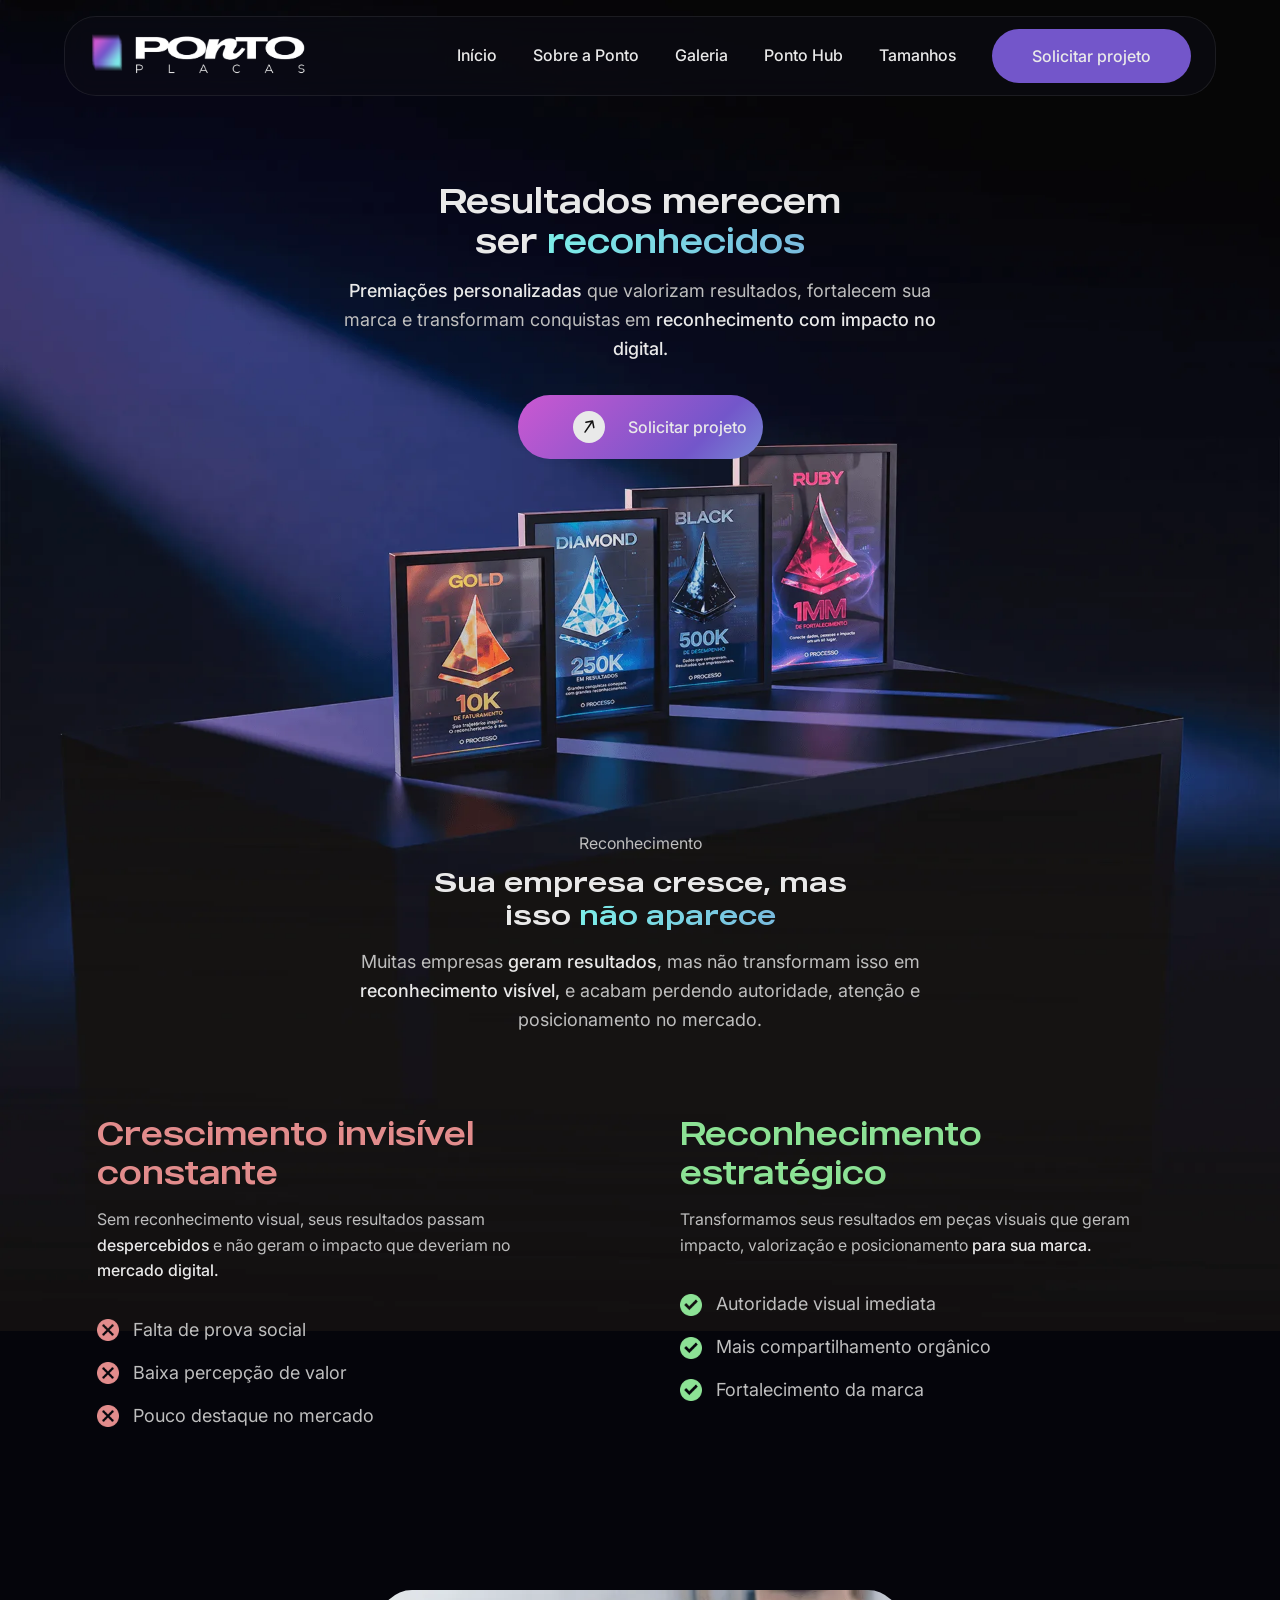
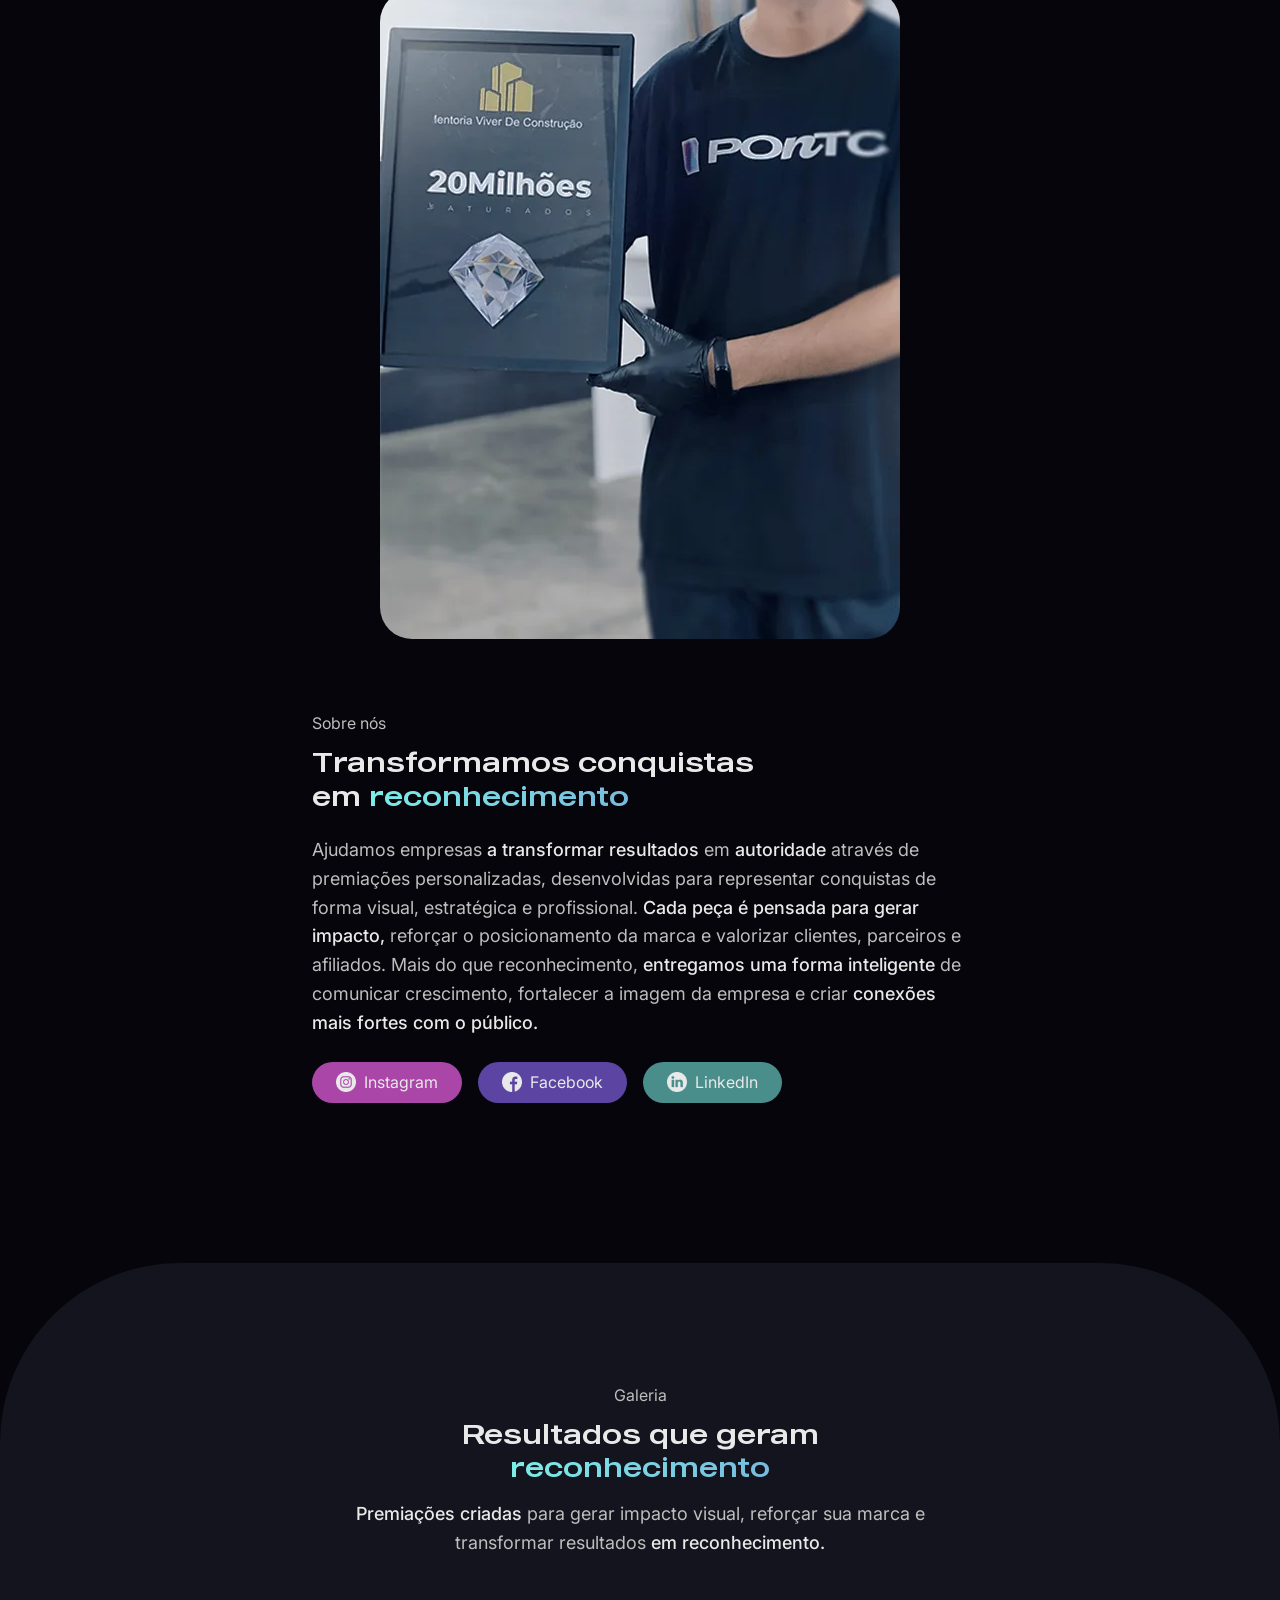
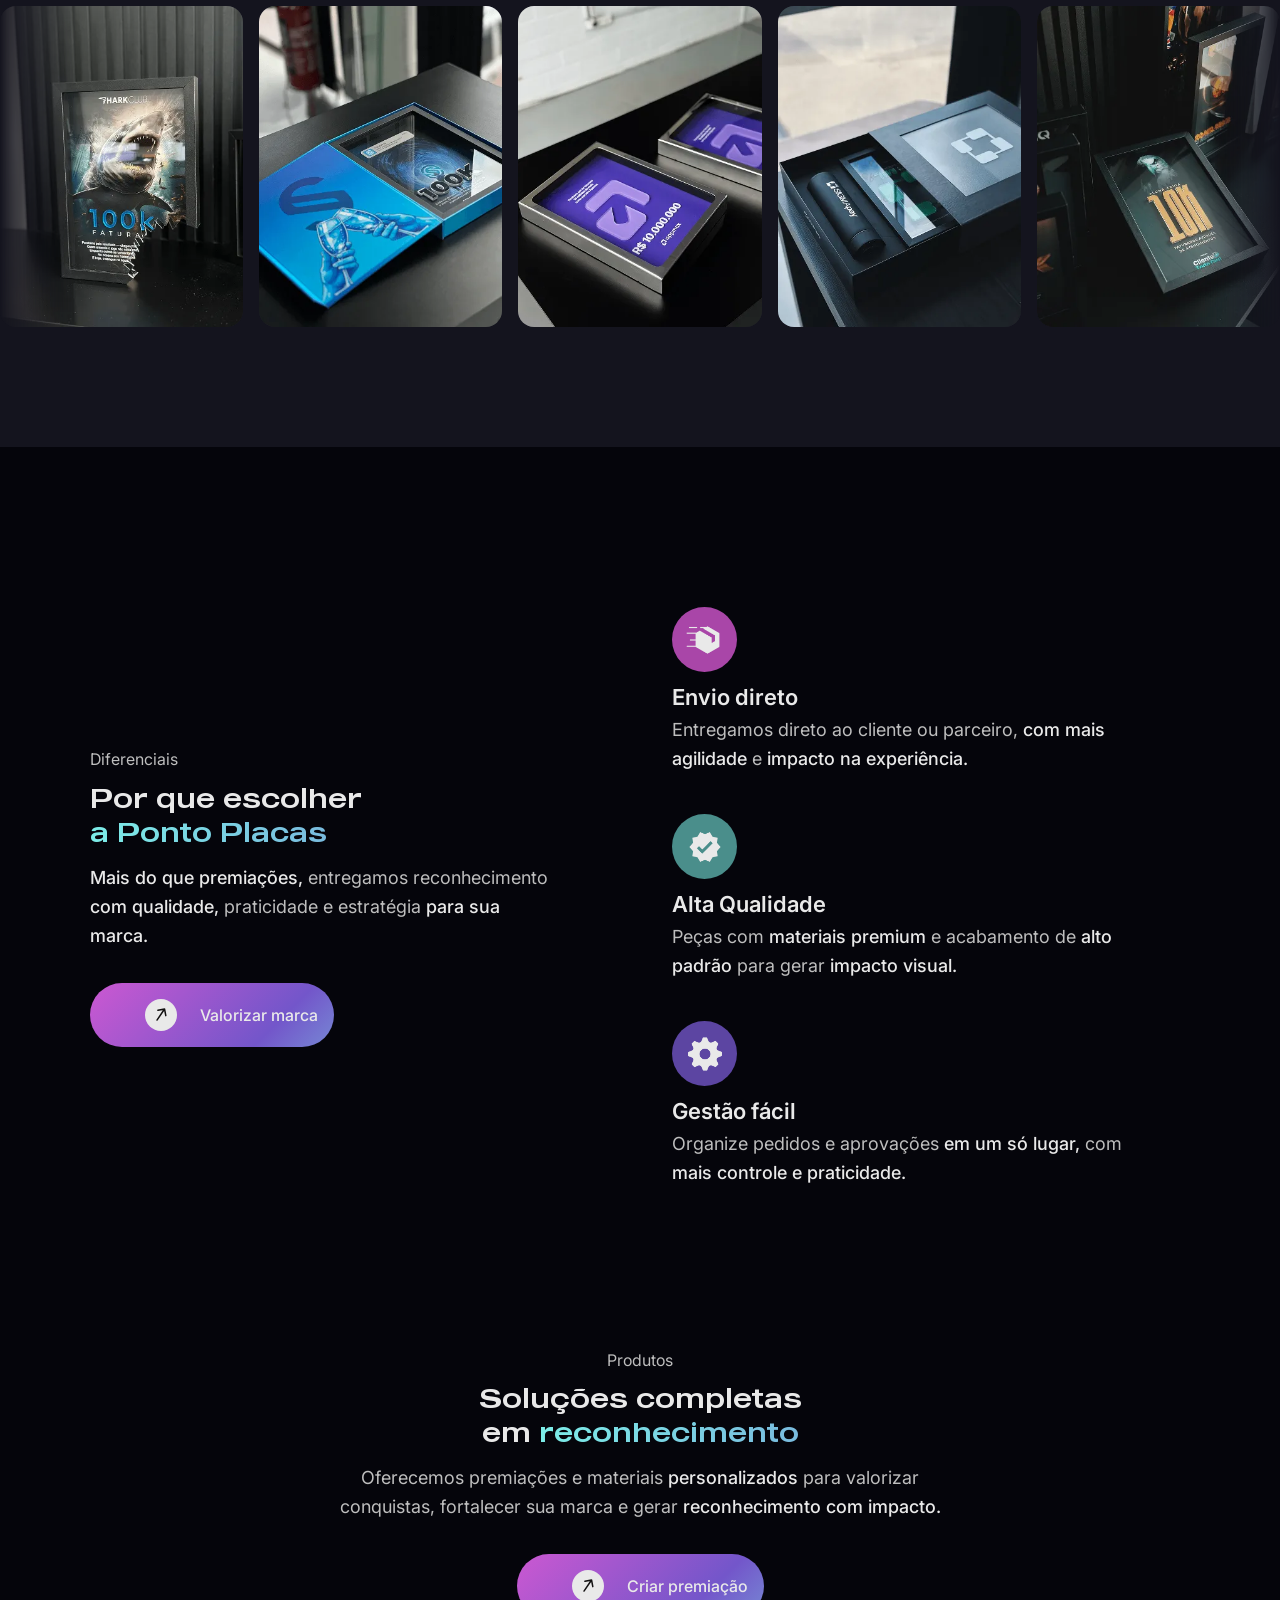
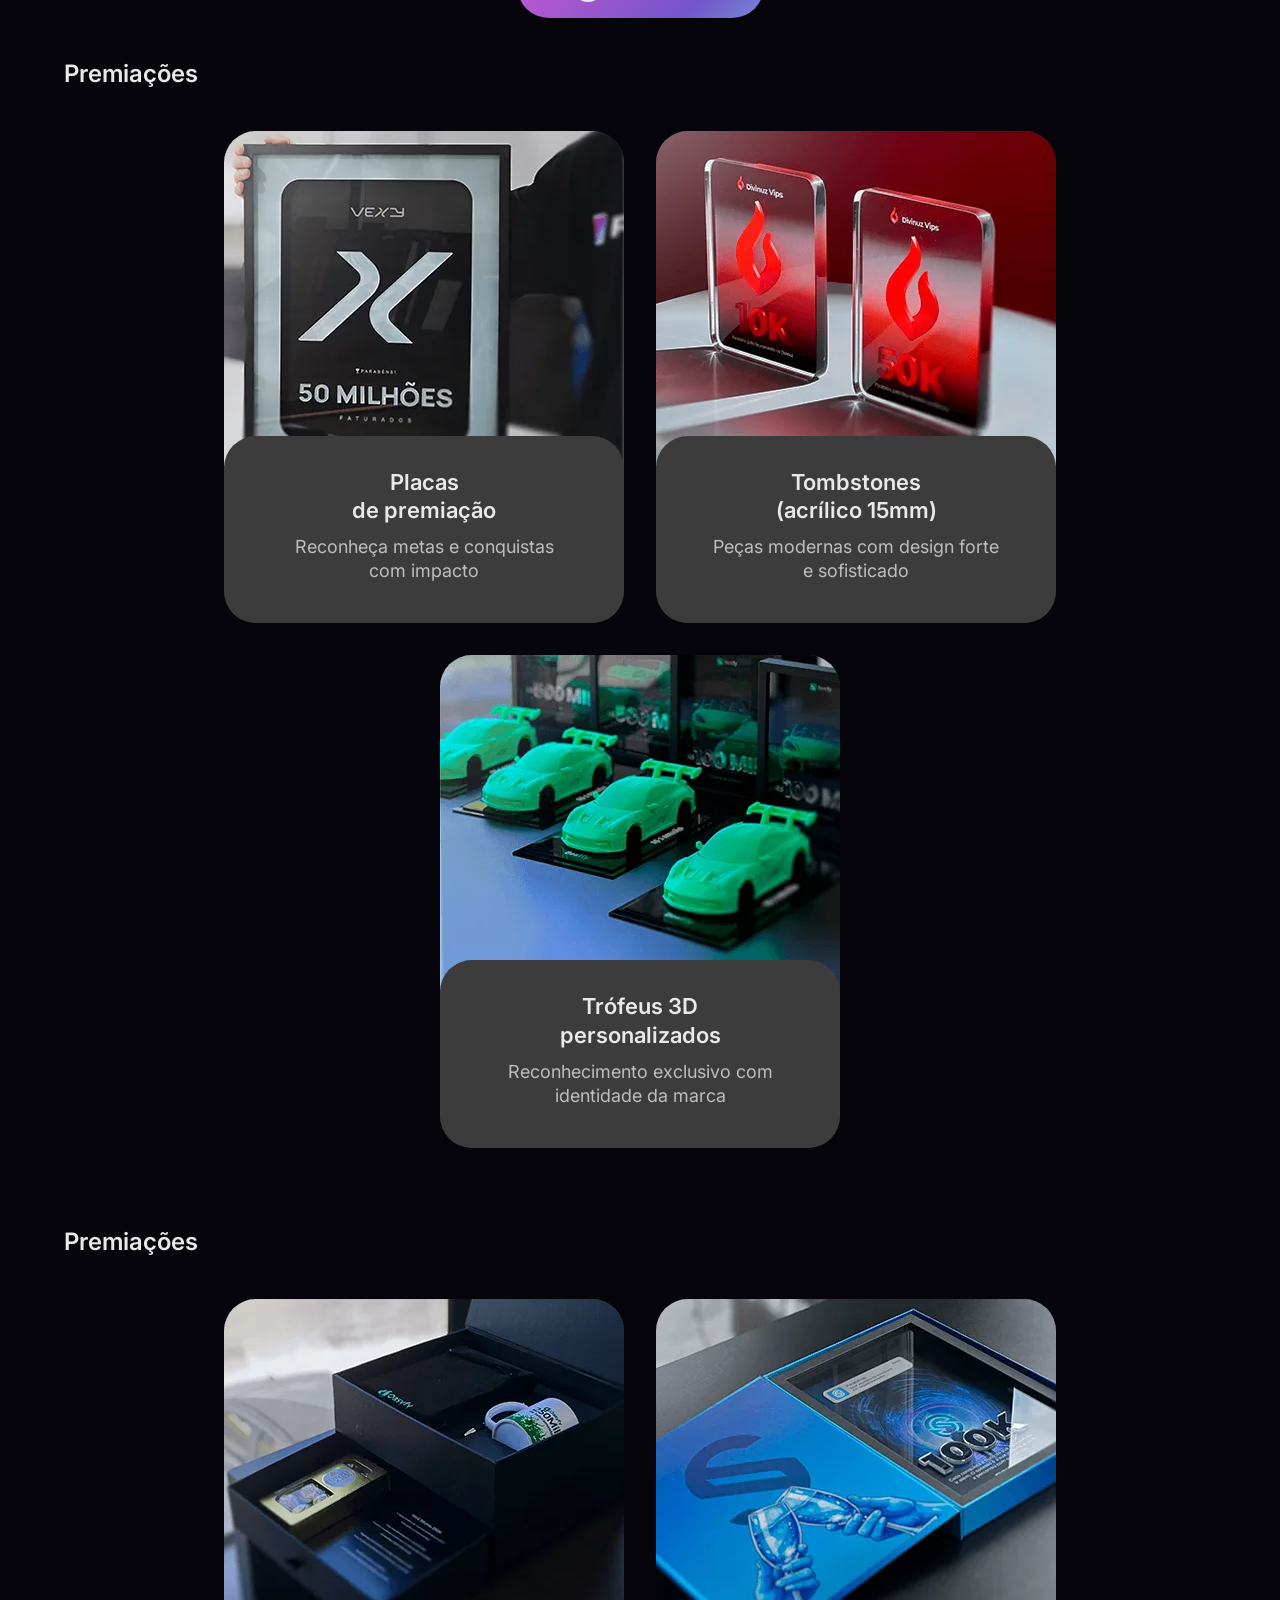
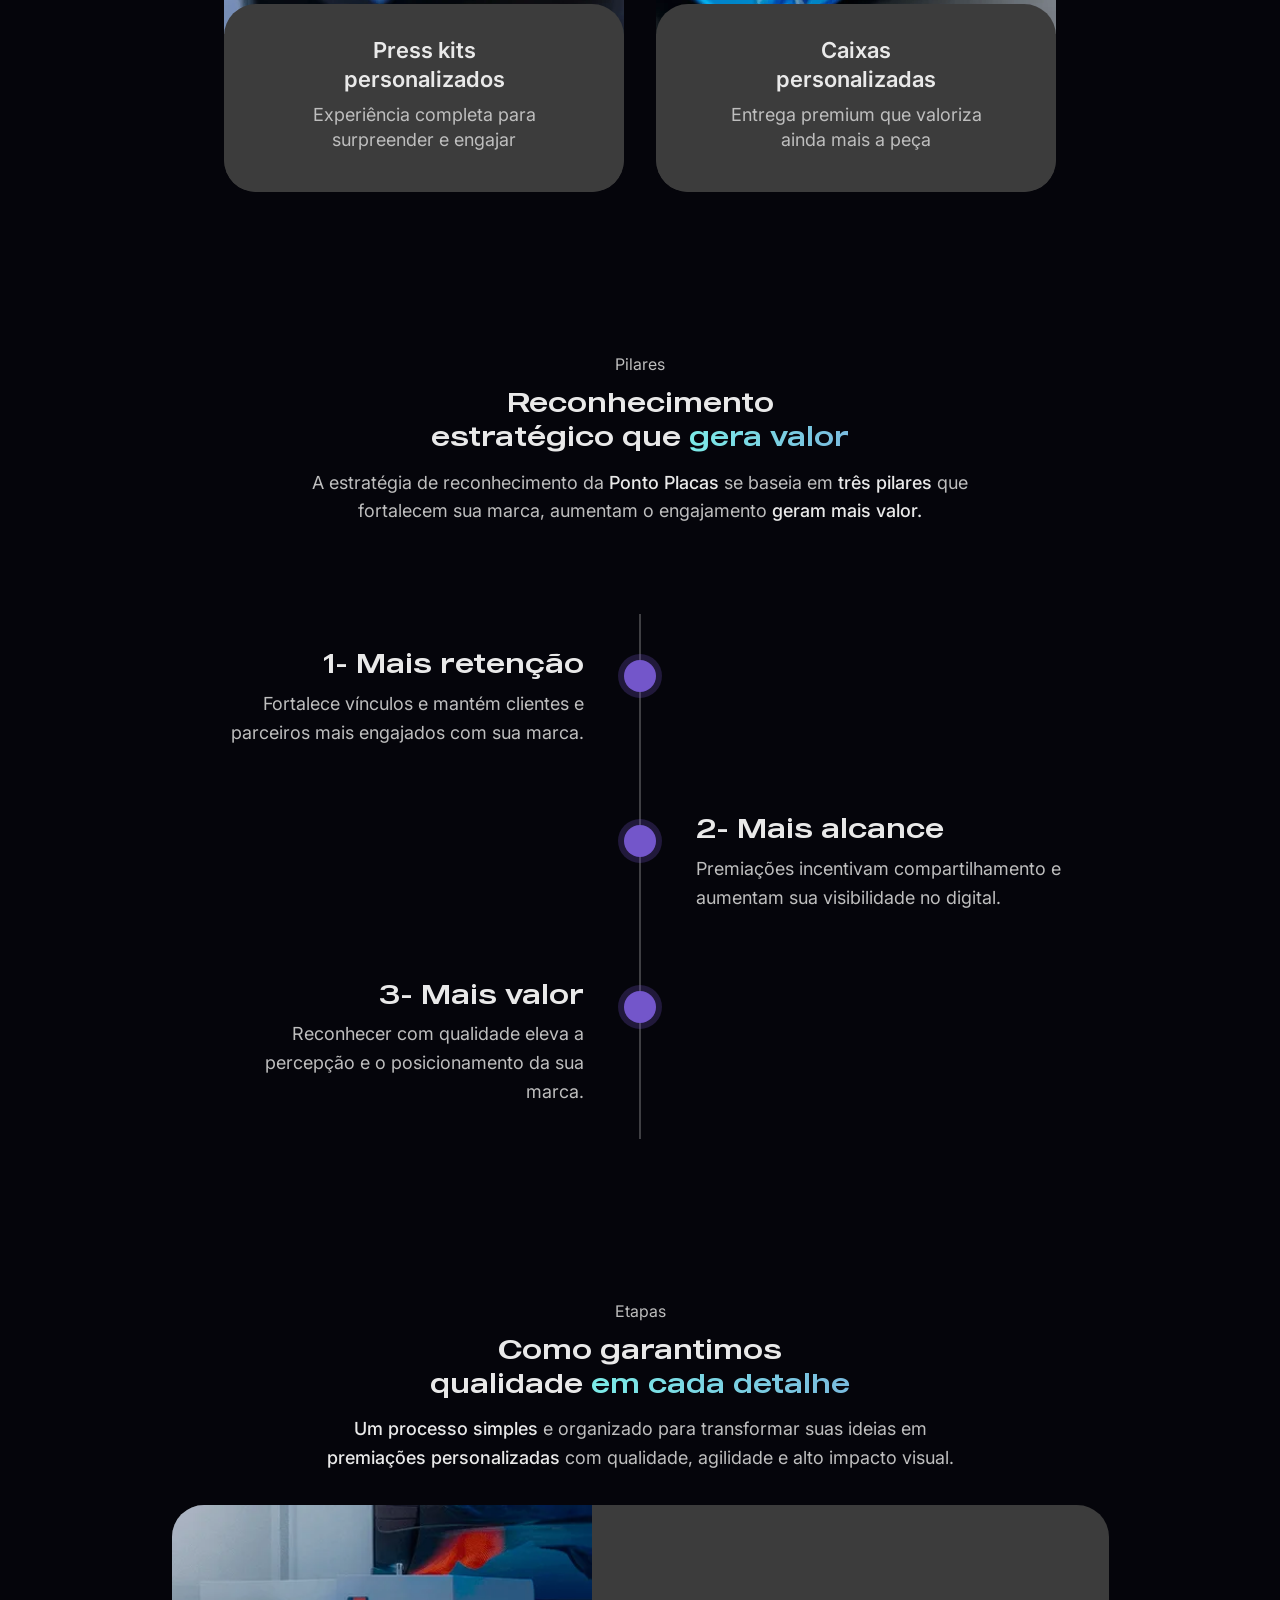
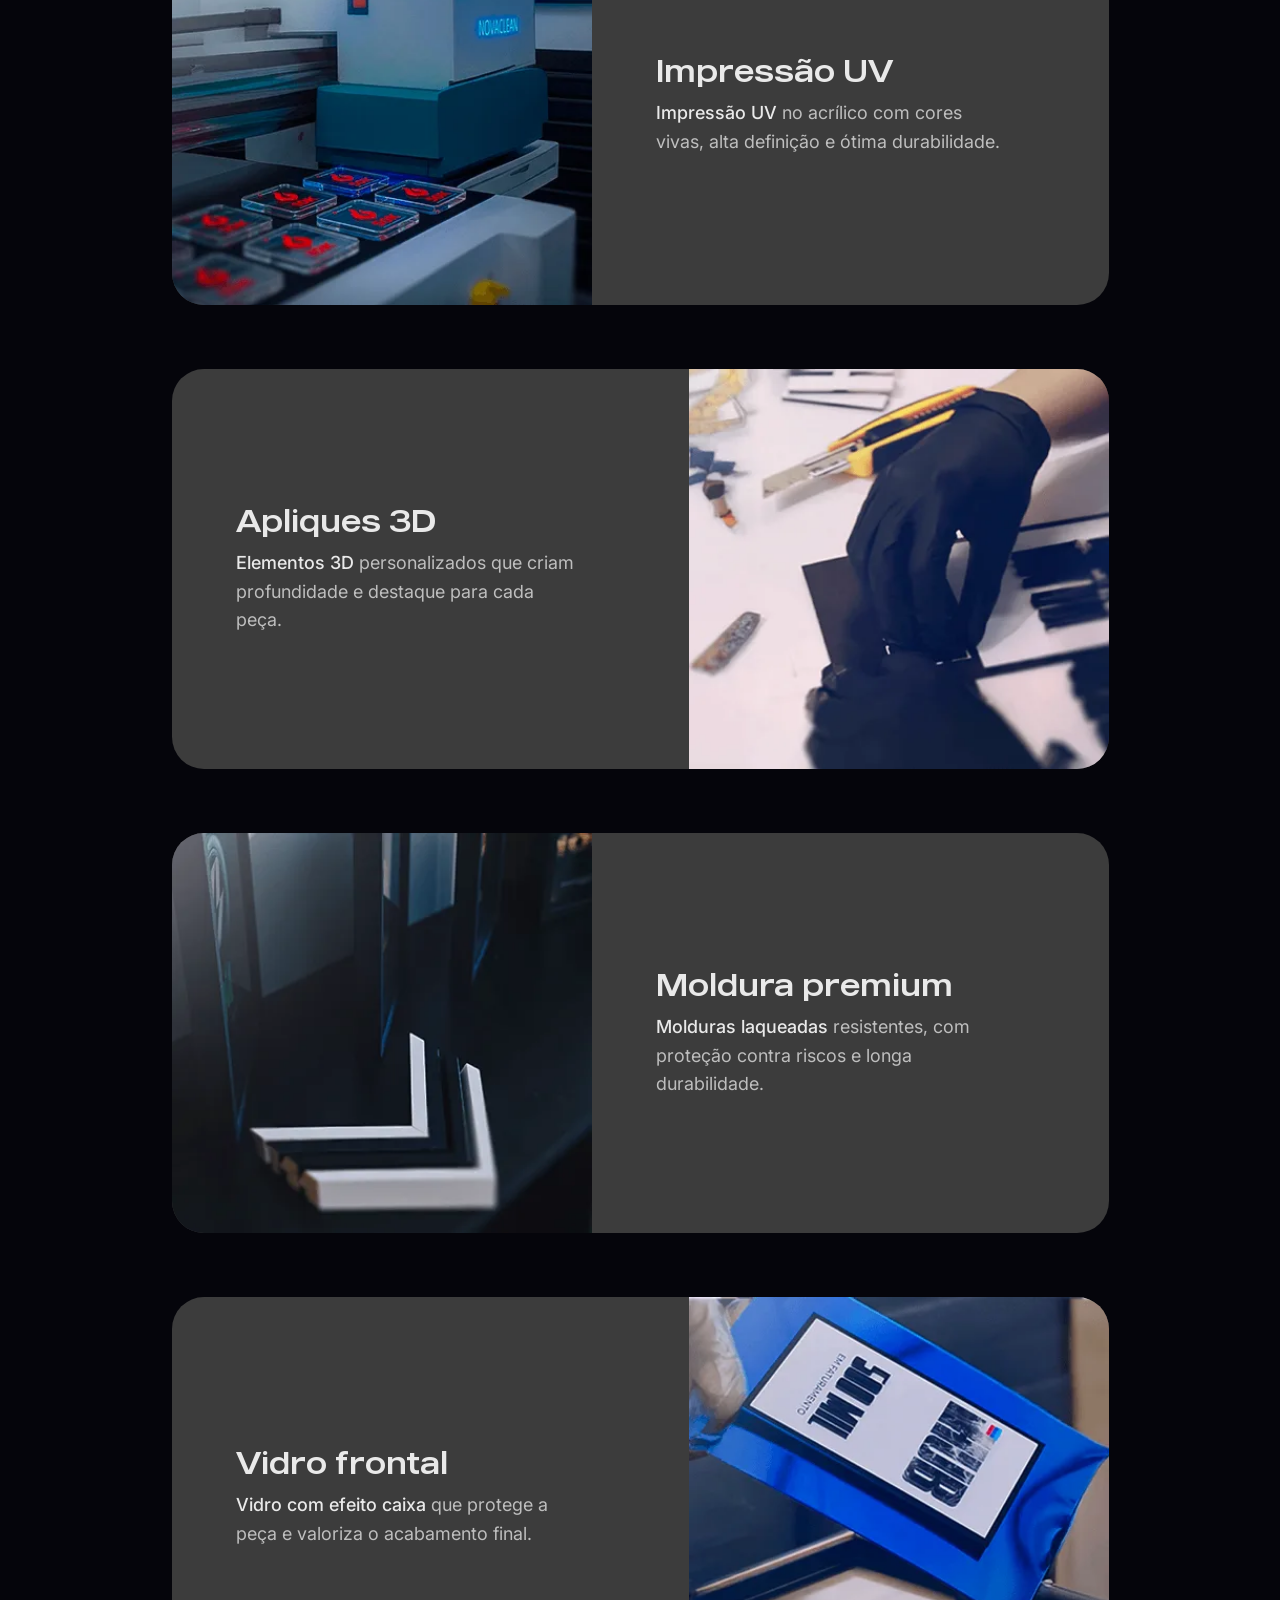
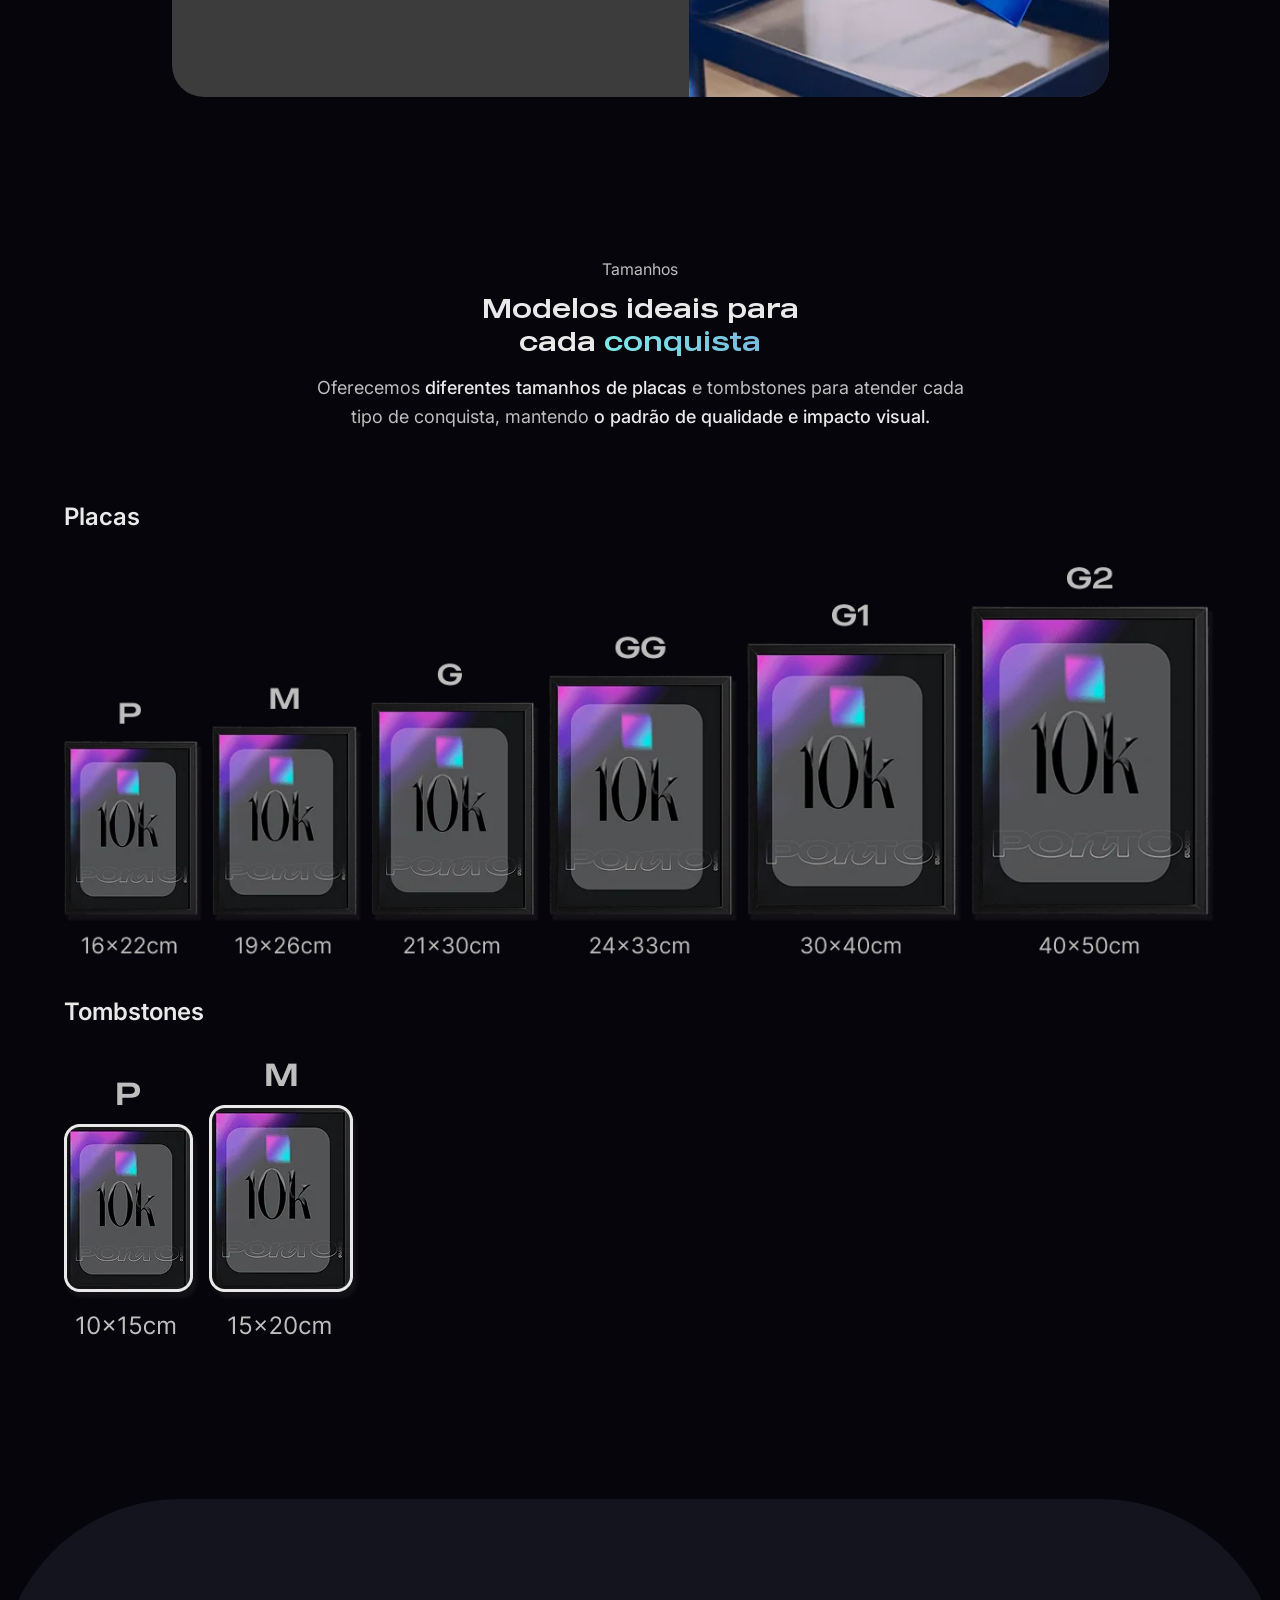
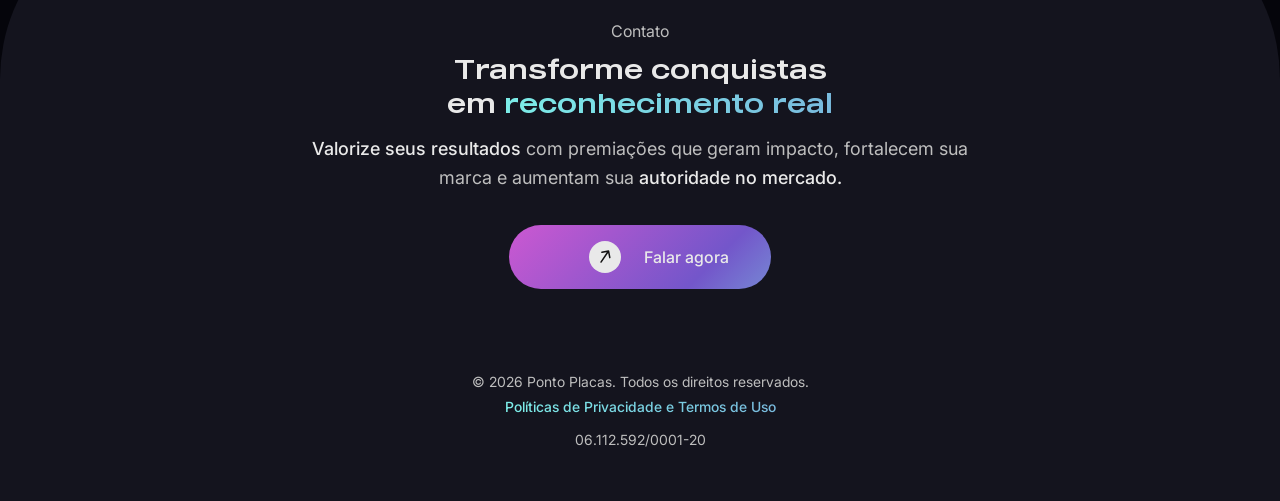
<file: index.html>
<!doctype html>
<html lang="pt-BR">
<head>
<meta charset="utf-8">
<meta name="viewport" content="width=device-width,initial-scale=1">
<title>Ponto Placas – Placas de Premiação Personalizadas</title>
<meta name="description" content="Premiações personalizadas que valorizam resultados, fortalecem sua marca e transformam conquistas em reconhecimento com impacto no digital.">
<link rel="canonical" href="https://pontoplacas.com/">
<meta property="og:type" content="website">
<meta property="og:title" content="Ponto Placas – Placas de Premiação Personalizadas">
<meta property="og:description" content="Premiações personalizadas que valorizam resultados, fortalecem sua marca e transformam conquistas em reconhecimento com impacto no digital.">
<meta property="og:url" content="https://pontoplacas.com/">
<meta property="og:image" content="https://pontoplacas.com/assets/img/og-ponto-placas.png">
<meta property="og:locale" content="pt_BR">
<meta name="theme-color" content="#05050b">
<link rel="icon" href="assets/img/favicon.png">
<link rel="preload" href="assets/fonts/MADE-Outer-Sans-Regular.woff2" as="font" type="font/woff2" crossorigin>
<link rel="preload" href="assets/fonts/Inter_18pt-Regular.woff2" as="font" type="font/woff2" crossorigin>
<link rel="preload" as="image" href="assets/img/hero-desktop.webp" media="(min-width:1025px)" fetchpriority="high">
<link rel="preload" as="image" href="assets/img/hero-tablet.webp" media="(min-width:768px) and (max-width:1024px)" fetchpriority="high">
<link rel="preload" as="image" href="assets/img/hero-mobile.webp" media="(max-width:767px)" fetchpriority="high">
<link rel="stylesheet" href="assets/css/style.css">
<style>
.hero{background-image:url(assets/img/hero-desktop.webp)}
@media (max-width:1024px){.hero{background-image:url(assets/img/hero-tablet.webp)}}
@media (max-width:767px){.hero{background-image:url(assets/img/hero-mobile.webp)}}
</style>
<script>document.documentElement.classList.add('js')</script>
</head>
<body>
  <header class="site-header" id="topo">
    <a class="logo" href="" aria-label="Ir para o início"><img src="assets/img/logo-ponto-placas.png" alt="Ponto" width="230" height="48"></a>
    <button class="menu-toggle" aria-label="Abrir menu" aria-expanded="false" aria-controls="menu"><span></span><span></span><span></span></button>
    <nav class="nav" id="menu" aria-label="Principal">
        <a class="link" href="">Início</a>
        <a class="link" href="#sobreaponto">Sobre a Ponto</a>
        <a class="link" href="#galeria">Galeria</a>
        <a class="link" href="ponto-hub/">Ponto Hub</a>
        <a class="link" href="#tamanhos">Tamanhos</a>
        <span class="header-cta"><a class="btn btn--solido" href="https://wa.me/5551992627225?text=Oi%2C%20tudo%20bem%3F%20Vi%20o%20site%20e%20fiquei%20interessado%20em%20um%20or%C3%A7amento." target="_blank" rel="noopener"><span>Solicitar projeto</span></a></span>
    </nav>
  </header>

  <main>
  <section class="hero" id="inicio">
    <div class="hero__txt">
      <h1>Resultados merecem <br>ser <span class="gradiente">reconhecidos</span></h1>
      <p class="lead"><span class="s">Premiações personalizadas</span> que valorizam resultados, fortalecem sua marca e transformam conquistas em <span class="s">reconhecimento com impacto no digital.</span></p>
      <a class="btn " href="https://wa.me/5551992627225?text=Oi%2C%20tudo%20bem%3F%20Vi%20o%20site%20e%20fiquei%20interessado%20em%20um%20or%C3%A7amento." target="_blank" rel="noopener"><span>Solicitar projeto</span><img src="assets/icons/IconBotao.svg" alt="" width="32" height="32"></a>
    </div>
  </section>

  <section class="hero-seguinte" aria-labelledby="t-problema">
    <div class="secao-cab reveal">
      <span class="eyebrow">Reconhecimento</span>
      <h2 id="t-problema">Sua empresa cresce, mas <br>isso <span class="gradiente">não aparece</span></h2>
      <p class="lead">Muitas empresas <span class="s">geram resultados</span>, mas não transformam isso em <span class="s">reconhecimento visível,</span> e acabam perdendo autoridade, atenção e posicionamento no mercado.</p>
    </div>
    <div class="ps">
      <div class="ps__col ps__col--ruim reveal">
        <h3>Crescimento invisível constante</h3>
        <p class="txt">Sem reconhecimento visual, seus resultados passam <span class="s">despercebidos</span> e não geram o impacto que deveriam no <span class="s">mercado digital.</span></p>
        <ul class="ps__lista">
          <li><img src="assets/icons/X-Icon.svg" alt="" width="22" height="22">Falta de prova social</li>
          <li><img src="assets/icons/X-Icon.svg" alt="" width="22" height="22">Baixa percepção de valor</li>
          <li><img src="assets/icons/X-Icon.svg" alt="" width="22" height="22">Pouco destaque no mercado</li>
        </ul>
      </div>
      <div class="ps__col ps__col--bom reveal">
        <h3>Reconhecimento estratégico</h3>
        <p class="txt">Transformamos seus resultados em peças visuais que geram impacto, valorização e posicionamento <span class="s">para sua marca.</span></p>
        <ul class="ps__lista">
          <li><img src="assets/icons/V-Icon.svg" alt="" width="22" height="22">Autoridade visual imediata</li>
          <li><img src="assets/icons/V-Icon.svg" alt="" width="22" height="22">Mais compartilhamento orgânico</li>
          <li><img src="assets/icons/V-Icon.svg" alt="" width="22" height="22">Fortalecimento da marca</li>
        </ul>
      </div>
    </div>
  </section>

  <section class="secao wrap" id="sobreaponto" aria-labelledby="t-sobre">
    <div class="sobre">
      <div class="sobre__img reveal"><img src="assets/img/quem-somos.webp" alt="Colaborador da Ponto segurando uma placa de premiação" width="520" height="649" loading="lazy" decoding="async"></div>
      <div class="sobre__txt reveal">
        <span class="eyebrow">Sobre nós</span>
        <h2 id="t-sobre">Transformamos conquistas<br>em <span class="gradiente">reconhecimento</span></h2>
        <p class="txt">Ajudamos empresas <span class="s">a transformar resultados</span> em <span class="s">autoridade</span> através de premiações personalizadas, desenvolvidas para representar conquistas de forma visual, estratégica e profissional. <span class="s">Cada peça é pensada para gerar impacto,</span> reforçar o posicionamento da marca e valorizar clientes, parceiros e afiliados. Mais do que reconhecimento, <span class="s">entregamos uma forma inteligente </span>de comunicar crescimento, fortalecer a imagem da empresa e criar <span class="s">conexões mais fortes com o público.</span></p>
        <div class="chips">
          <a class="chip chip--insta" href="https://www.instagram.com/ponto.placas/" target="_blank" rel="noopener"><img src="assets/icons/Icon-Insta.svg" alt="" width="20" height="20">Instagram</a>
          <a class="chip chip--face" href="https://www.facebook.com/p/Ponto-Placas-61578044548000/" target="_blank" rel="noopener"><img src="assets/icons/Icon-Face.svg" alt="" width="20" height="20">Facebook</a>
          <a class="chip chip--linkedin" href="https://www.linkedin.com/company/ponto-placas" target="_blank" rel="noopener"><img src="assets/icons/Icon-Linkedin.svg" alt="" width="20" height="20">LinkedIn</a>
        </div>
      </div>
    </div>
  </section>

  <section class="secao secao--painel" id="galeria" aria-labelledby="t-galeria">
    <div class="secao-cab reveal">
      <span class="eyebrow">Galeria</span>
      <h2 id="t-galeria">Resultados que geram <br><span class="gradiente">reconhecimento</span></h2>
      <p class="lead" style="margin-bottom:0"><span class="s">Premiações criadas</span> para gerar impacto visual, reforçar sua marca e transformar resultados <span class="s">em reconhecimento.</span></p>
    </div>
    <div class="galeria" aria-label="Galeria de placas produzidas">
      <ul class="galeria__trilho"><li class="galeria__item"><img src="assets/img/galeria-21.webp" alt="Placa de premiação personalizada 1" width="388" height="512" loading="lazy" decoding="async"></li><li class="galeria__item"><img src="assets/img/galeria-22.webp" alt="Placa de premiação personalizada 2" width="388" height="512" loading="lazy" decoding="async"></li><li class="galeria__item"><img src="assets/img/galeria-1.webp" alt="Placa de premiação personalizada 3" width="388" height="512" loading="lazy" decoding="async"></li><li class="galeria__item"><img src="assets/img/galeria-2.webp" alt="Placa de premiação personalizada 4" width="388" height="512" loading="lazy" decoding="async"></li><li class="galeria__item"><img src="assets/img/galeria-3.webp" alt="Placa de premiação personalizada 5" width="388" height="512" loading="lazy" decoding="async"></li><li class="galeria__item"><img src="assets/img/galeria-4.webp" alt="Placa de premiação personalizada 6" width="388" height="512" loading="lazy" decoding="async"></li><li class="galeria__item"><img src="assets/img/galeria-5.webp" alt="Placa de premiação personalizada 7" width="388" height="512" loading="lazy" decoding="async"></li><li class="galeria__item"><img src="assets/img/galeria-6.webp" alt="Placa de premiação personalizada 8" width="388" height="512" loading="lazy" decoding="async"></li><li class="galeria__item"><img src="assets/img/galeria-7.webp" alt="Placa de premiação personalizada 9" width="388" height="512" loading="lazy" decoding="async"></li><li class="galeria__item"><img src="assets/img/galeria-8.webp" alt="Placa de premiação personalizada 10" width="388" height="512" loading="lazy" decoding="async"></li><li class="galeria__item"><img src="assets/img/galeria-9.webp" alt="Placa de premiação personalizada 11" width="388" height="512" loading="lazy" decoding="async"></li><li class="galeria__item"><img src="assets/img/galeria-10.webp" alt="Placa de premiação personalizada 12" width="388" height="512" loading="lazy" decoding="async"></li><li class="galeria__item"><img src="assets/img/galeria-11.webp" alt="Placa de premiação personalizada 13" width="388" height="512" loading="lazy" decoding="async"></li><li class="galeria__item"><img src="assets/img/galeria-12.webp" alt="Placa de premiação personalizada 14" width="388" height="512" loading="lazy" decoding="async"></li><li class="galeria__item"><img src="assets/img/galeria-13.webp" alt="Placa de premiação personalizada 15" width="388" height="512" loading="lazy" decoding="async"></li><li class="galeria__item"><img src="assets/img/galeria-14.webp" alt="Placa de premiação personalizada 16" width="388" height="512" loading="lazy" decoding="async"></li><li class="galeria__item"><img src="assets/img/galeria-15.webp" alt="Placa de premiação personalizada 17" width="388" height="512" loading="lazy" decoding="async"></li><li class="galeria__item"><img src="assets/img/galeria-16.webp" alt="Placa de premiação personalizada 18" width="388" height="512" loading="lazy" decoding="async"></li><li class="galeria__item"><img src="assets/img/galeria-17.webp" alt="Placa de premiação personalizada 19" width="388" height="512" loading="lazy" decoding="async"></li><li class="galeria__item"><img src="assets/img/galeria-18.webp" alt="Placa de premiação personalizada 20" width="388" height="512" loading="lazy" decoding="async"></li><li class="galeria__item"><img src="assets/img/galeria-19.webp" alt="Placa de premiação personalizada 21" width="388" height="512" loading="lazy" decoding="async"></li><li class="galeria__item"><img src="assets/img/galeria-20.webp" alt="Placa de premiação personalizada 22" width="388" height="512" loading="lazy" decoding="async"></li><li class="galeria__item"><img src="assets/img/galeria-23.webp" alt="Placa de premiação personalizada 23" width="388" height="512" loading="lazy" decoding="async"></li><li class="galeria__item"><img src="assets/img/galeria-24.webp" alt="Placa de premiação personalizada 24" width="388" height="512" loading="lazy" decoding="async"></li><li class="galeria__item"><img src="assets/img/galeria-25.webp" alt="Placa de premiação personalizada 25" width="388" height="512" loading="lazy" decoding="async"></li><li class="galeria__item"><img src="assets/img/galeria-26.webp" alt="Placa de premiação personalizada 26" width="388" height="512" loading="lazy" decoding="async"></li><li class="galeria__item"><img src="assets/img/galeria-27.webp" alt="Placa de premiação personalizada 27" width="388" height="512" loading="lazy" decoding="async"></li><li class="galeria__item"><img src="assets/img/galeria-28.webp" alt="Placa de premiação personalizada 28" width="388" height="512" loading="lazy" decoding="async"></li><li class="galeria__item"><img src="assets/img/galeria-29.webp" alt="Placa de premiação personalizada 29" width="388" height="512" loading="lazy" decoding="async"></li><li class="galeria__item" aria-hidden="true"><img src="assets/img/galeria-21.webp" alt="" width="388" height="512" loading="lazy" decoding="async"></li><li class="galeria__item" aria-hidden="true"><img src="assets/img/galeria-22.webp" alt="" width="388" height="512" loading="lazy" decoding="async"></li><li class="galeria__item" aria-hidden="true"><img src="assets/img/galeria-1.webp" alt="" width="388" height="512" loading="lazy" decoding="async"></li><li class="galeria__item" aria-hidden="true"><img src="assets/img/galeria-2.webp" alt="" width="388" height="512" loading="lazy" decoding="async"></li><li class="galeria__item" aria-hidden="true"><img src="assets/img/galeria-3.webp" alt="" width="388" height="512" loading="lazy" decoding="async"></li><li class="galeria__item" aria-hidden="true"><img src="assets/img/galeria-4.webp" alt="" width="388" height="512" loading="lazy" decoding="async"></li><li class="galeria__item" aria-hidden="true"><img src="assets/img/galeria-5.webp" alt="" width="388" height="512" loading="lazy" decoding="async"></li><li class="galeria__item" aria-hidden="true"><img src="assets/img/galeria-6.webp" alt="" width="388" height="512" loading="lazy" decoding="async"></li><li class="galeria__item" aria-hidden="true"><img src="assets/img/galeria-7.webp" alt="" width="388" height="512" loading="lazy" decoding="async"></li><li class="galeria__item" aria-hidden="true"><img src="assets/img/galeria-8.webp" alt="" width="388" height="512" loading="lazy" decoding="async"></li><li class="galeria__item" aria-hidden="true"><img src="assets/img/galeria-9.webp" alt="" width="388" height="512" loading="lazy" decoding="async"></li><li class="galeria__item" aria-hidden="true"><img src="assets/img/galeria-10.webp" alt="" width="388" height="512" loading="lazy" decoding="async"></li><li class="galeria__item" aria-hidden="true"><img src="assets/img/galeria-11.webp" alt="" width="388" height="512" loading="lazy" decoding="async"></li><li class="galeria__item" aria-hidden="true"><img src="assets/img/galeria-12.webp" alt="" width="388" height="512" loading="lazy" decoding="async"></li><li class="galeria__item" aria-hidden="true"><img src="assets/img/galeria-13.webp" alt="" width="388" height="512" loading="lazy" decoding="async"></li><li class="galeria__item" aria-hidden="true"><img src="assets/img/galeria-14.webp" alt="" width="388" height="512" loading="lazy" decoding="async"></li><li class="galeria__item" aria-hidden="true"><img src="assets/img/galeria-15.webp" alt="" width="388" height="512" loading="lazy" decoding="async"></li><li class="galeria__item" aria-hidden="true"><img src="assets/img/galeria-16.webp" alt="" width="388" height="512" loading="lazy" decoding="async"></li><li class="galeria__item" aria-hidden="true"><img src="assets/img/galeria-17.webp" alt="" width="388" height="512" loading="lazy" decoding="async"></li><li class="galeria__item" aria-hidden="true"><img src="assets/img/galeria-18.webp" alt="" width="388" height="512" loading="lazy" decoding="async"></li><li class="galeria__item" aria-hidden="true"><img src="assets/img/galeria-19.webp" alt="" width="388" height="512" loading="lazy" decoding="async"></li><li class="galeria__item" aria-hidden="true"><img src="assets/img/galeria-20.webp" alt="" width="388" height="512" loading="lazy" decoding="async"></li><li class="galeria__item" aria-hidden="true"><img src="assets/img/galeria-23.webp" alt="" width="388" height="512" loading="lazy" decoding="async"></li><li class="galeria__item" aria-hidden="true"><img src="assets/img/galeria-24.webp" alt="" width="388" height="512" loading="lazy" decoding="async"></li><li class="galeria__item" aria-hidden="true"><img src="assets/img/galeria-25.webp" alt="" width="388" height="512" loading="lazy" decoding="async"></li><li class="galeria__item" aria-hidden="true"><img src="assets/img/galeria-26.webp" alt="" width="388" height="512" loading="lazy" decoding="async"></li><li class="galeria__item" aria-hidden="true"><img src="assets/img/galeria-27.webp" alt="" width="388" height="512" loading="lazy" decoding="async"></li><li class="galeria__item" aria-hidden="true"><img src="assets/img/galeria-28.webp" alt="" width="388" height="512" loading="lazy" decoding="async"></li><li class="galeria__item" aria-hidden="true"><img src="assets/img/galeria-29.webp" alt="" width="388" height="512" loading="lazy" decoding="async"></li></ul>
    </div>
  </section>

  <section class="secao wrap" aria-labelledby="t-dif">
    <div class="dif">
      <div class="dif__txt reveal">
        <span class="eyebrow">Diferenciais</span>
        <h2 id="t-dif">Por que escolher<br><span class="gradiente">a Ponto Placas</span></h2>
        <p class="txt"><span class="s">Mais do que premiações,</span> entregamos reconhecimento <span class="s">com qualidade,</span> praticidade e estratégia <span class="s">para sua marca.</span></p>
        <a class="btn " href="https://wa.me/5551992627225?text=Oi%2C%20tudo%20bem%3F%20Vi%20o%20site%20e%20fiquei%20interessado%20em%20um%20or%C3%A7amento." target="_blank" rel="noopener"><span>Valorizar marca</span><img src="assets/icons/IconBotao.svg" alt="" width="32" height="32"></a>
      </div>
      <div class="dif__lista">
        <div class="dif__item reveal"><img src="assets/icons/Icon-Envio.svg" alt="" width="65" height="65"><h3>Envio direto</h3><p>Entregamos direto ao cliente ou parceiro, <span class="s">com mais agilidade</span> e <span class="s">impacto na experiência.</span></p></div>
        <div class="dif__item reveal"><img src="assets/icons/Icon-Qualidade.svg" alt="" width="65" height="65"><h3>Alta Qualidade</h3><p>Peças com <span class="s">materiais premium</span> e acabamento de <span class="s">alto padrão</span> para gerar <span class="s">impacto visual.</span></p></div>
        <div class="dif__item reveal"><img src="assets/icons/Icon-Gestao.svg" alt="" width="65" height="65"><h3>Gestão fácil</h3><p>Organize pedidos e aprovações <span class="s">em um só lugar,</span> com <span class="s">mais controle e praticidade.</span></p></div>
      </div>
    </div>
  </section>

  <section class="secao wrap" id="produtos" aria-labelledby="t-prod">
    <div class="secao-cab reveal">
      <span class="eyebrow">Produtos</span>
      <h2 id="t-prod">Soluções completas <br>em <span class="gradiente">reconhecimento</span></h2>
      <p class="lead">Oferecemos premiações e materiais <span class="s">personalizados</span> para valorizar conquistas, fortalecer sua marca e gerar <span class="s">reconhecimento com impacto.</span></p>
      <a class="btn " href="https://wa.me/5551992627225?text=Oi%2C%20tudo%20bem%3F%20Vi%20o%20site%20e%20fiquei%20interessado%20em%20um%20or%C3%A7amento." target="_blank" rel="noopener"><span>Criar premiação</span><img src="assets/icons/IconBotao.svg" alt="" width="32" height="32"></a>
    </div>
    <div class="prod-linha">
      <h3>Premiações</h3>
      <div class="prod-grade">
        <article class="prod reveal"><img src="assets/img/prod-placa-premiacao.webp" alt="Placas de premiação" width="400" height="335" loading="lazy" decoding="async"><div class="prod__corpo"><b>Placas<br>de premiação</b><span>Reconheça metas e conquistas com impacto</span></div></article>
        <article class="prod reveal"><img src="assets/img/prod-tombstones.webp" alt="Tombstones  (acrílico 15mm)" width="400" height="335" loading="lazy" decoding="async"><div class="prod__corpo"><b>Tombstones <br>(acrílico 15mm)</b><span>Peças modernas com design forte e sofisticado</span></div></article>
        <article class="prod reveal"><img src="assets/img/prod-trofeus.webp" alt="Trófeus 3D personalizados" width="400" height="335" loading="lazy" decoding="async"><div class="prod__corpo"><b>Trófeus 3D<br>personalizados</b><span>Reconhecimento exclusivo com identidade da marca</span></div></article>
      </div>
    </div>
    <div class="prod-linha">
      <h3>Premiações</h3>
      <div class="prod-grade">
        <article class="prod reveal"><img src="assets/img/prod-press-kits.webp" alt="Press kits  personalizados" width="400" height="335" loading="lazy" decoding="async"><div class="prod__corpo"><b>Press kits <br>personalizados</b><span>Experiência completa para surpreender e engajar</span></div></article>
        <article class="prod reveal"><img src="assets/img/prod-caixas.webp" alt="Caixas  personalizadas" width="400" height="335" loading="lazy" decoding="async"><div class="prod__corpo"><b>Caixas <br>personalizadas</b><span>Entrega premium que valoriza ainda mais a peça</span></div></article>
      </div>
    </div>
  </section>

  <section class="secao wrap" aria-labelledby="t-pilares">
    <div class="secao-cab reveal">
      <span class="eyebrow">Pilares</span>
      <h2 id="t-pilares">Reconhecimento <br>estratégico que<span class="gradiente"> gera valor</span></h2>
      <p class="lead">A estratégia de reconhecimento da <span class="s">Ponto Placas</span> se baseia em <span class="s"> três pilares</span> que fortalecem sua marca, aumentam o engajamento <span class="s">geram mais valor.</span></p>
    </div>
    <ol class="linha-tempo" data-timeline>
      <span class="linha-tempo__fill" aria-hidden="true"></span>
      <li class="lt-item reveal"><h3>1- Mais retenção</h3><p>Fortalece vínculos e mantém clientes e parceiros mais engajados com sua marca.</p></li>
      <li class="lt-item reveal"><h3>2- Mais alcance</h3><p>Premiações incentivam compartilhamento e aumentam sua visibilidade no digital.</p></li>
      <li class="lt-item reveal"><h3>3- Mais valor</h3><p>Reconhecer com qualidade eleva a percepção e o posicionamento da sua marca.</p></li>
    </ol>
  </section>

  <section class="secao" aria-labelledby="t-etapas">
    <div class="secao-cab reveal">
      <span class="eyebrow">Etapas</span>
      <h2 id="t-etapas">Como garantimos <br>qualidade<span class="gradiente"> em cada detalhe</span></h2>
      <p class="lead"><span class="s">Um processo simples</span> e organizado para transformar suas ideias em <span class="s">premiações personalizadas</span> com qualidade, agilidade e alto impacto visual.</p>
    </div>
    <div class="etapas">
      <article class="etapa reveal"><div class="etapa__img"><img src="assets/img/etapa-impressao-uv.webp" alt="Impressão UV no acrílico" width="400" height="381" loading="lazy" decoding="async"></div><div class="etapa__txt"><h3>Impressão UV</h3><p><span class="s">Impressão UV</span> no acrílico com cores vivas, alta definição e ótima durabilidade.</p></div></article>
      <article class="etapa reveal"><div class="etapa__img"><img src="assets/img/etapa-apliques-3d.webp" alt="Apliques 3D personalizados" width="400" height="381" loading="lazy" decoding="async"></div><div class="etapa__txt"><h3>Apliques 3D</h3><p><span class="s">Elementos 3D</span> personalizados que criam profundidade e destaque para cada peça.</p></div></article>
      <article class="etapa reveal"><div class="etapa__img"><img src="assets/img/etapa-moldura.webp" alt="Moldura laqueada premium" width="400" height="381" loading="lazy" decoding="async"></div><div class="etapa__txt"><h3>Moldura premium</h3><p><span class="s">Molduras laqueadas</span> resistentes, com proteção contra riscos e longa durabilidade.</p></div></article>
      <article class="etapa reveal"><div class="etapa__img"><img src="assets/img/etapa-vidro-frontal.webp" alt="Vidro frontal com efeito caixa" width="400" height="381" loading="lazy" decoding="async"></div><div class="etapa__txt"><h3>Vidro frontal</h3><p><span class="s">Vidro com efeito caixa</span> que protege a peça e valoriza o acabamento final.</p></div></article>
    </div>
  </section>

  <section class="secao wrap" id="tamanhos" aria-labelledby="t-tam">
    <div class="secao-cab reveal">
      <span class="eyebrow">Tamanhos</span>
      <h2 id="t-tam">Modelos ideais para<br>cada<span class="gradiente"> conquista</span></h2>
      <p class="lead">Oferecemos <span class="s">diferentes tamanhos de placas</span> e tombstones para atender cada tipo de conquista, mantendo <span class="s">o padrão de qualidade e impacto visual.</span></p>
    </div>
    <div class="tam reveal">
      <h3>Placas</h3>
      <img class="so-desktop" src="assets/img/tamanhos-placas.webp" alt="Tamanhos das placas: P 16x22cm, M 19x26cm, G 21x30cm, GG 24x33cm, G1 30x40cm e G2 40x50cm" width="1245" height="434" loading="lazy" decoding="async">
      <img class="so-mobile" src="assets/img/tamanhos-placas-mobile.webp" alt="Tamanhos das placas: P 16x22cm, M 19x26cm, G 21x30cm, GG 24x33cm, G1 30x40cm e G2 40x50cm" width="274" height="607" loading="lazy" decoding="async">
      <h3>Tombstones</h3>
      <img class="tomb" src="assets/img/tamanhos-tombstones.webp" alt="Tamanhos dos tombstones: P 10x15cm e M 15x20cm" width="297" height="288" loading="lazy" decoding="async">
    </div>
  </section>

  <section class="secao secao--painel contato" id="contato" aria-labelledby="t-contato">
    <div class="secao-cab reveal">
      <span class="eyebrow">Contato</span>
      <h2 id="t-contato">Transforme conquistas <br>em <span class="gradiente">reconhecimento real</span></h2>
      <p class="lead"><span class="s">Valorize seus resultados</span> com premiações que geram impacto, fortalecem sua marca e aumentam sua <span class="s">autoridade no mercado.</span></p>
      <a class="btn btn--cta" href="https://wa.me/5551992627225?text=Oi%2C%20tudo%20bem%3F%20Vi%20o%20site%20e%20fiquei%20interessado%20em%20um%20or%C3%A7amento." target="_blank" rel="noopener"><span>Falar agora</span><img src="assets/icons/IconBotao.svg" alt="" width="32" height="32"></a>
    </div>
    <footer class="rodape">
      <p>© 2026 Ponto Placas. Todos os direitos reservados.<br><a href="termos-de-uso-e-politica-de-privacidade/"><span class="gradiente">Políticas de Privacidade e Termos de Uso</span></a></p>
      <p>06.112.592/0001-20</p>
    </footer>
  </section>
  </main>
  <script src="assets/js/main.js" defer></script>
</body>
</html>
</file>
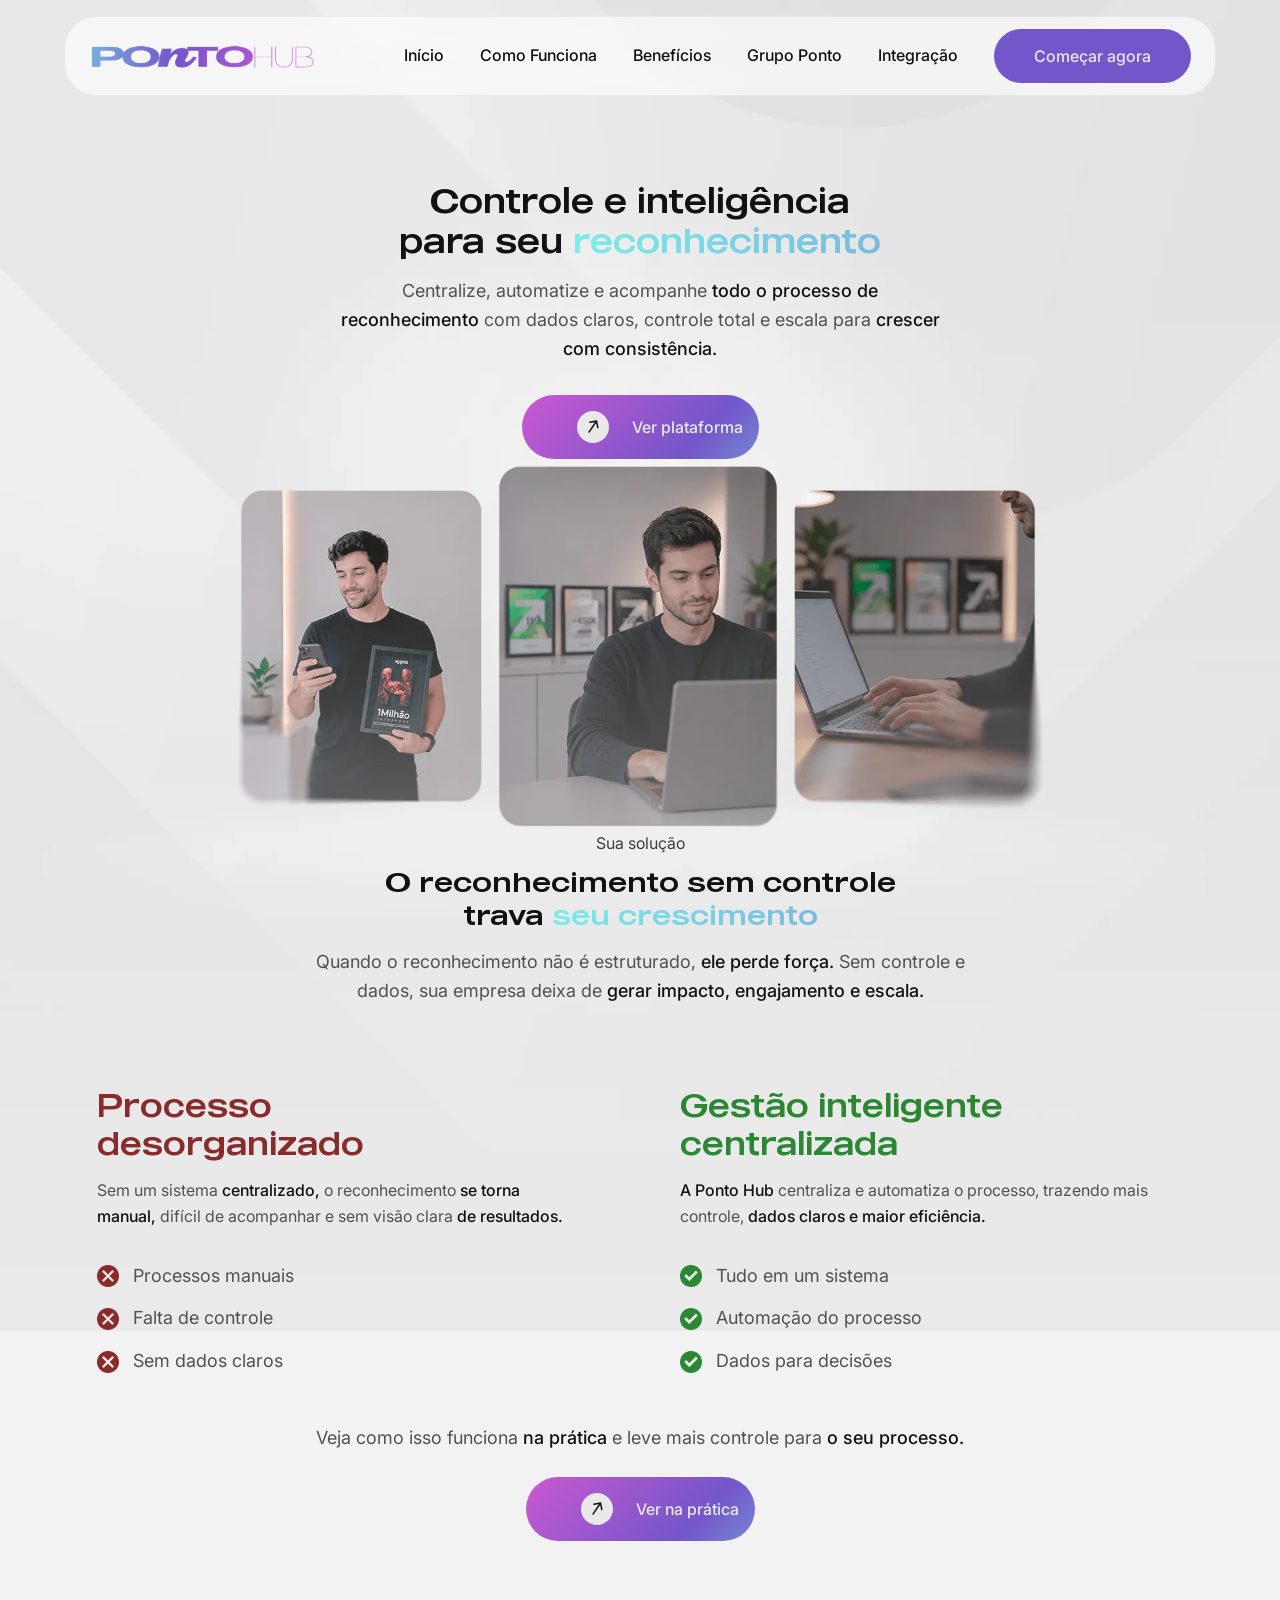
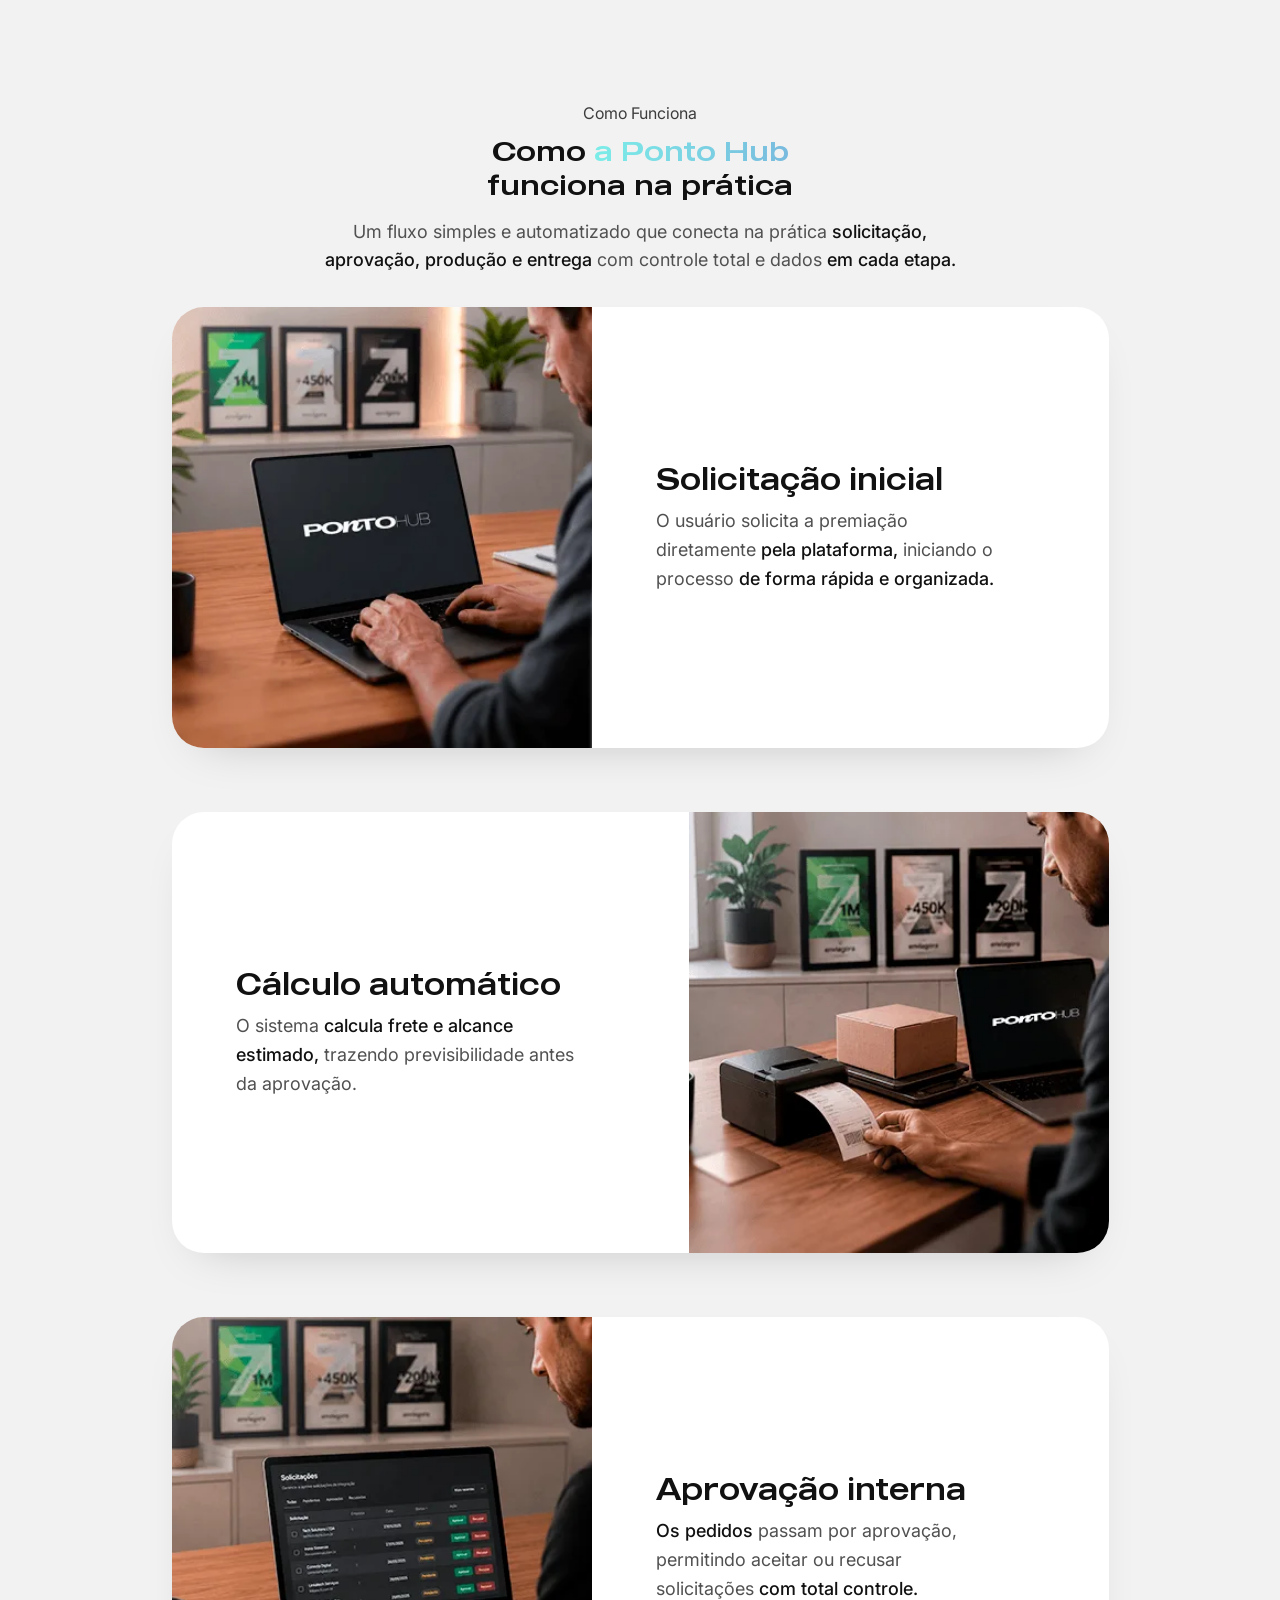
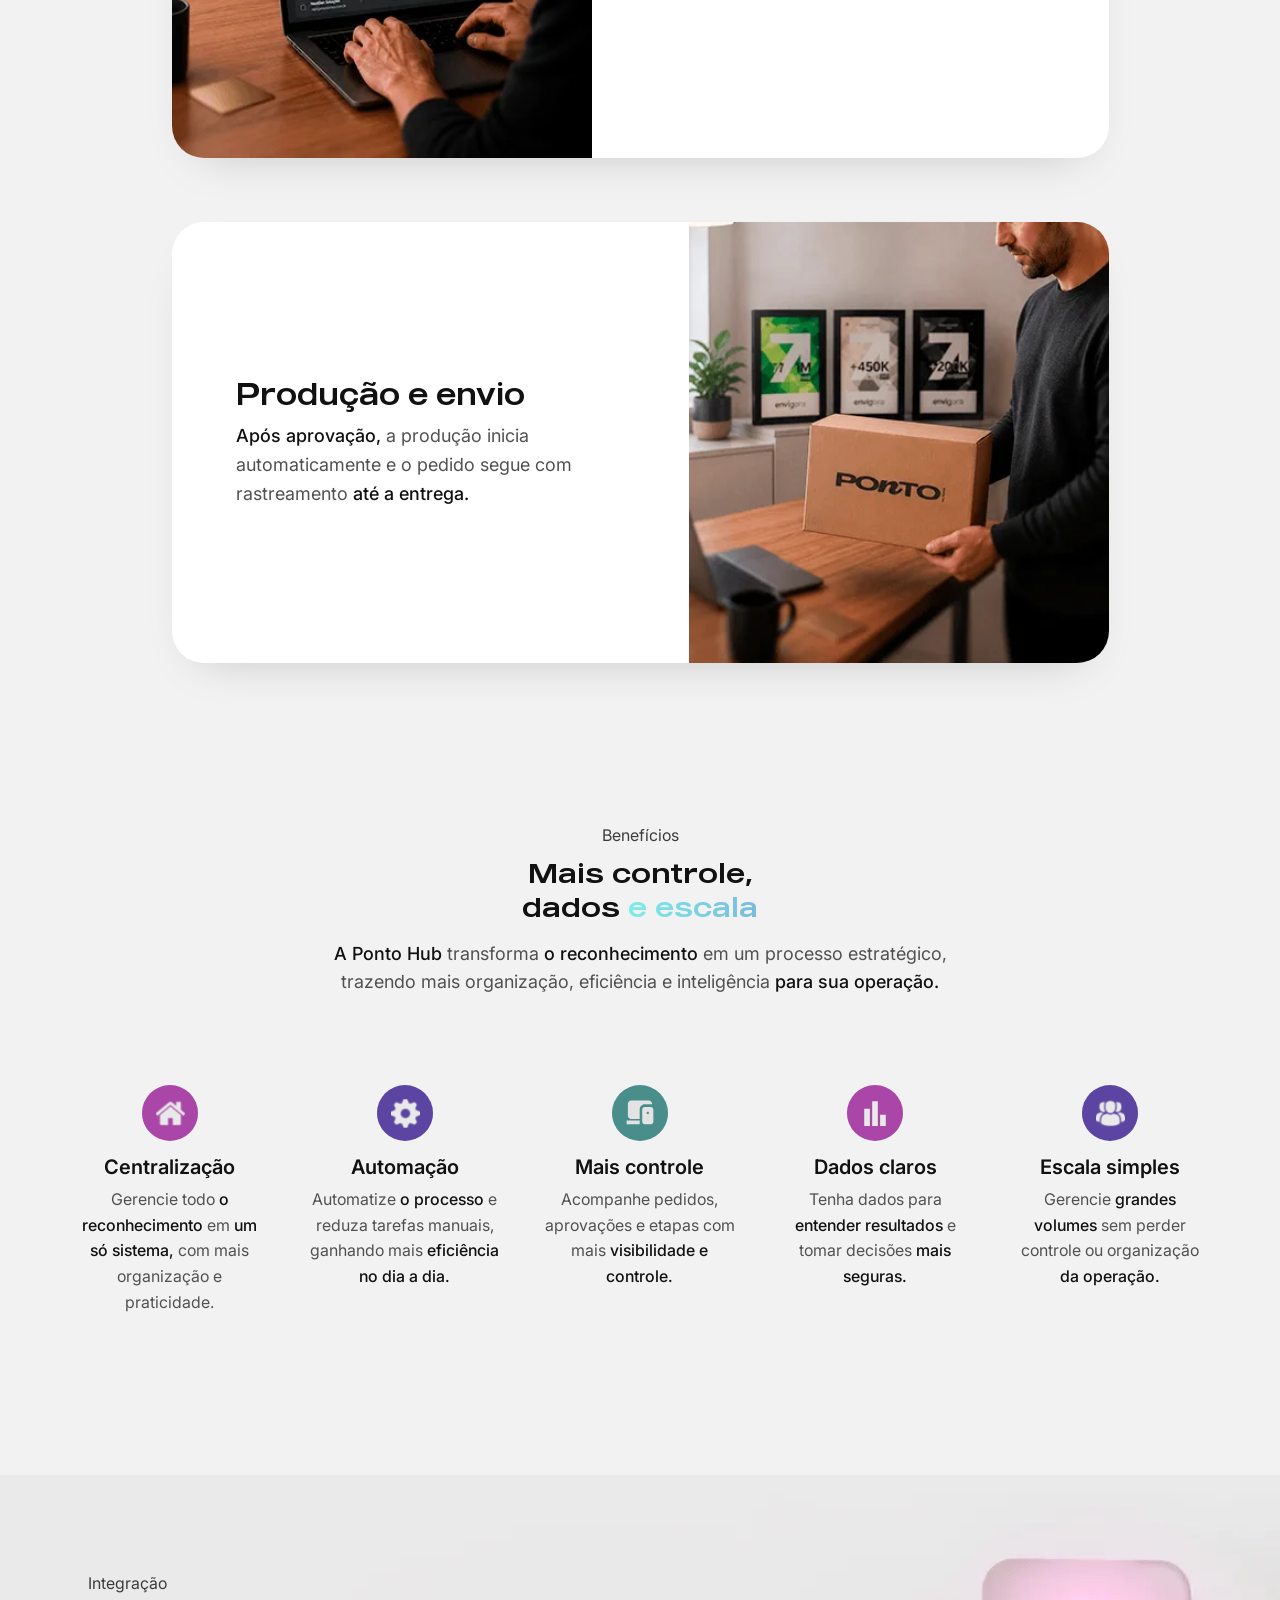
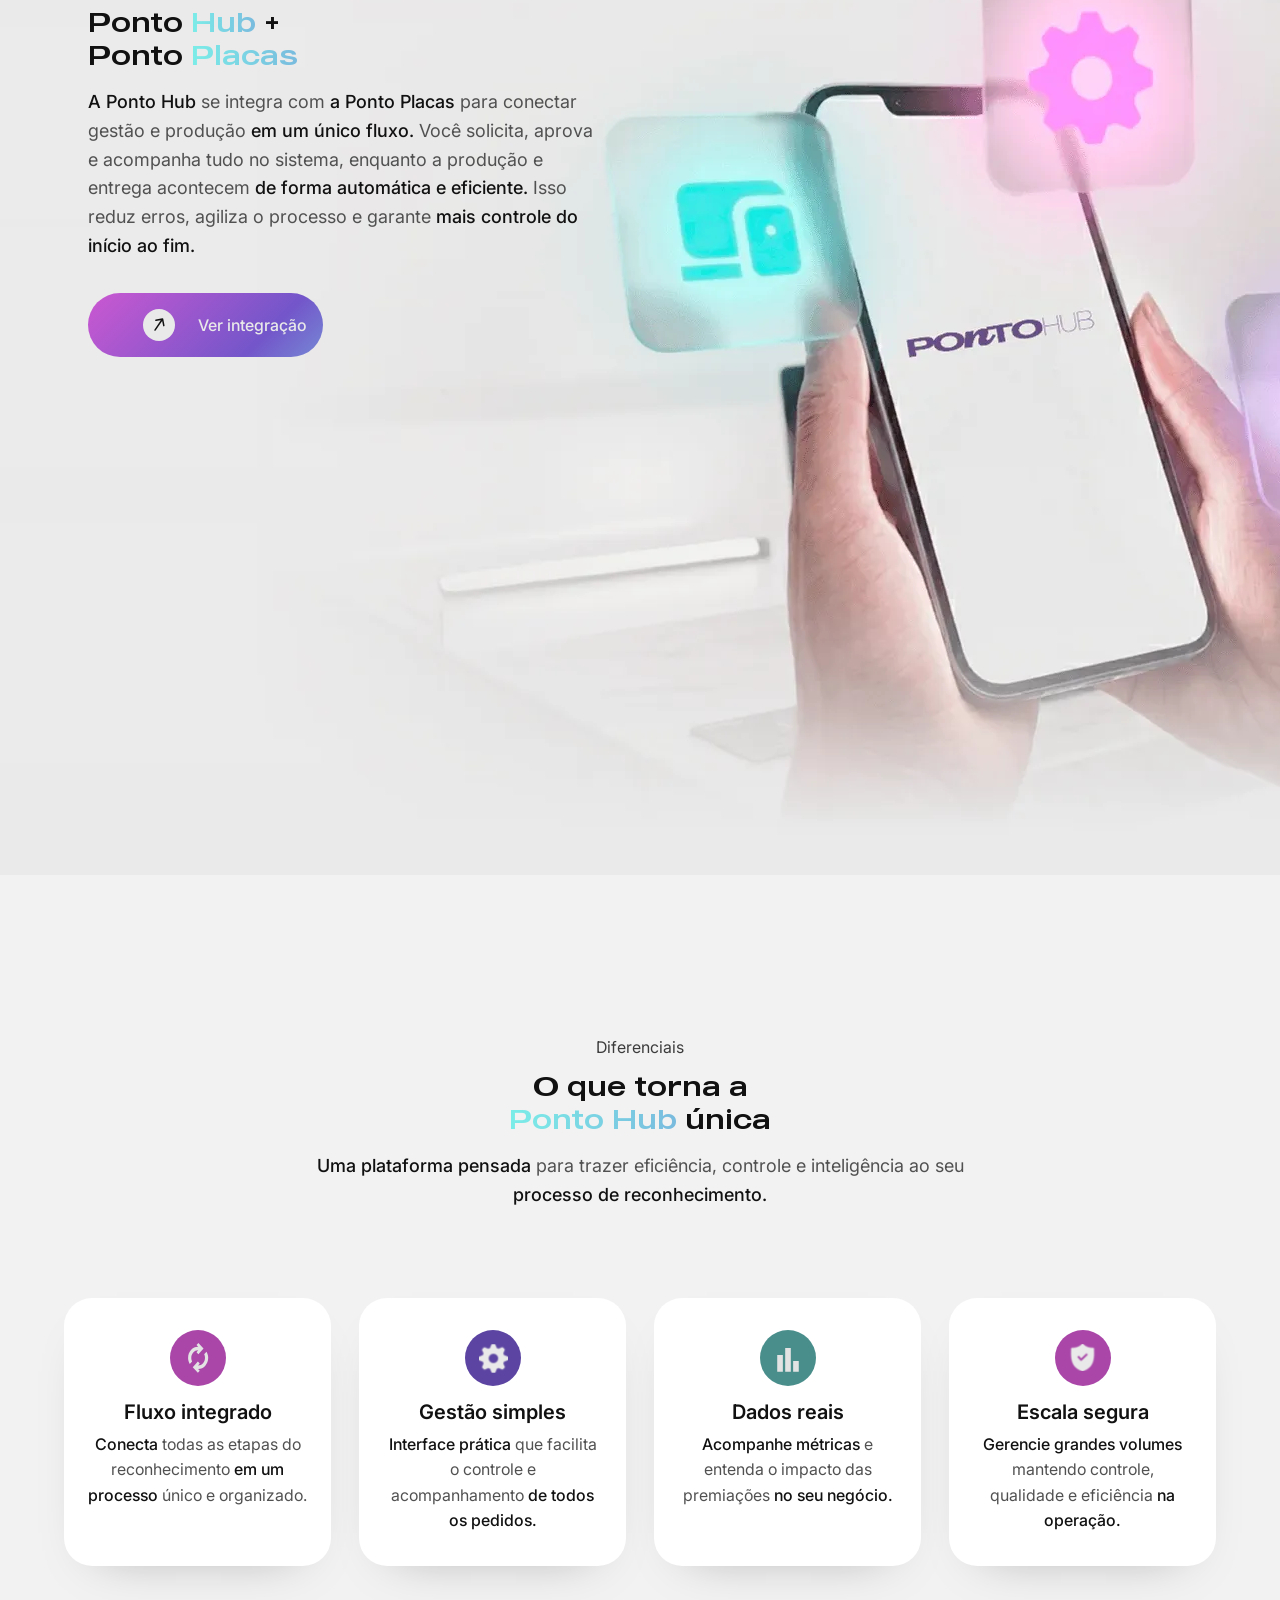
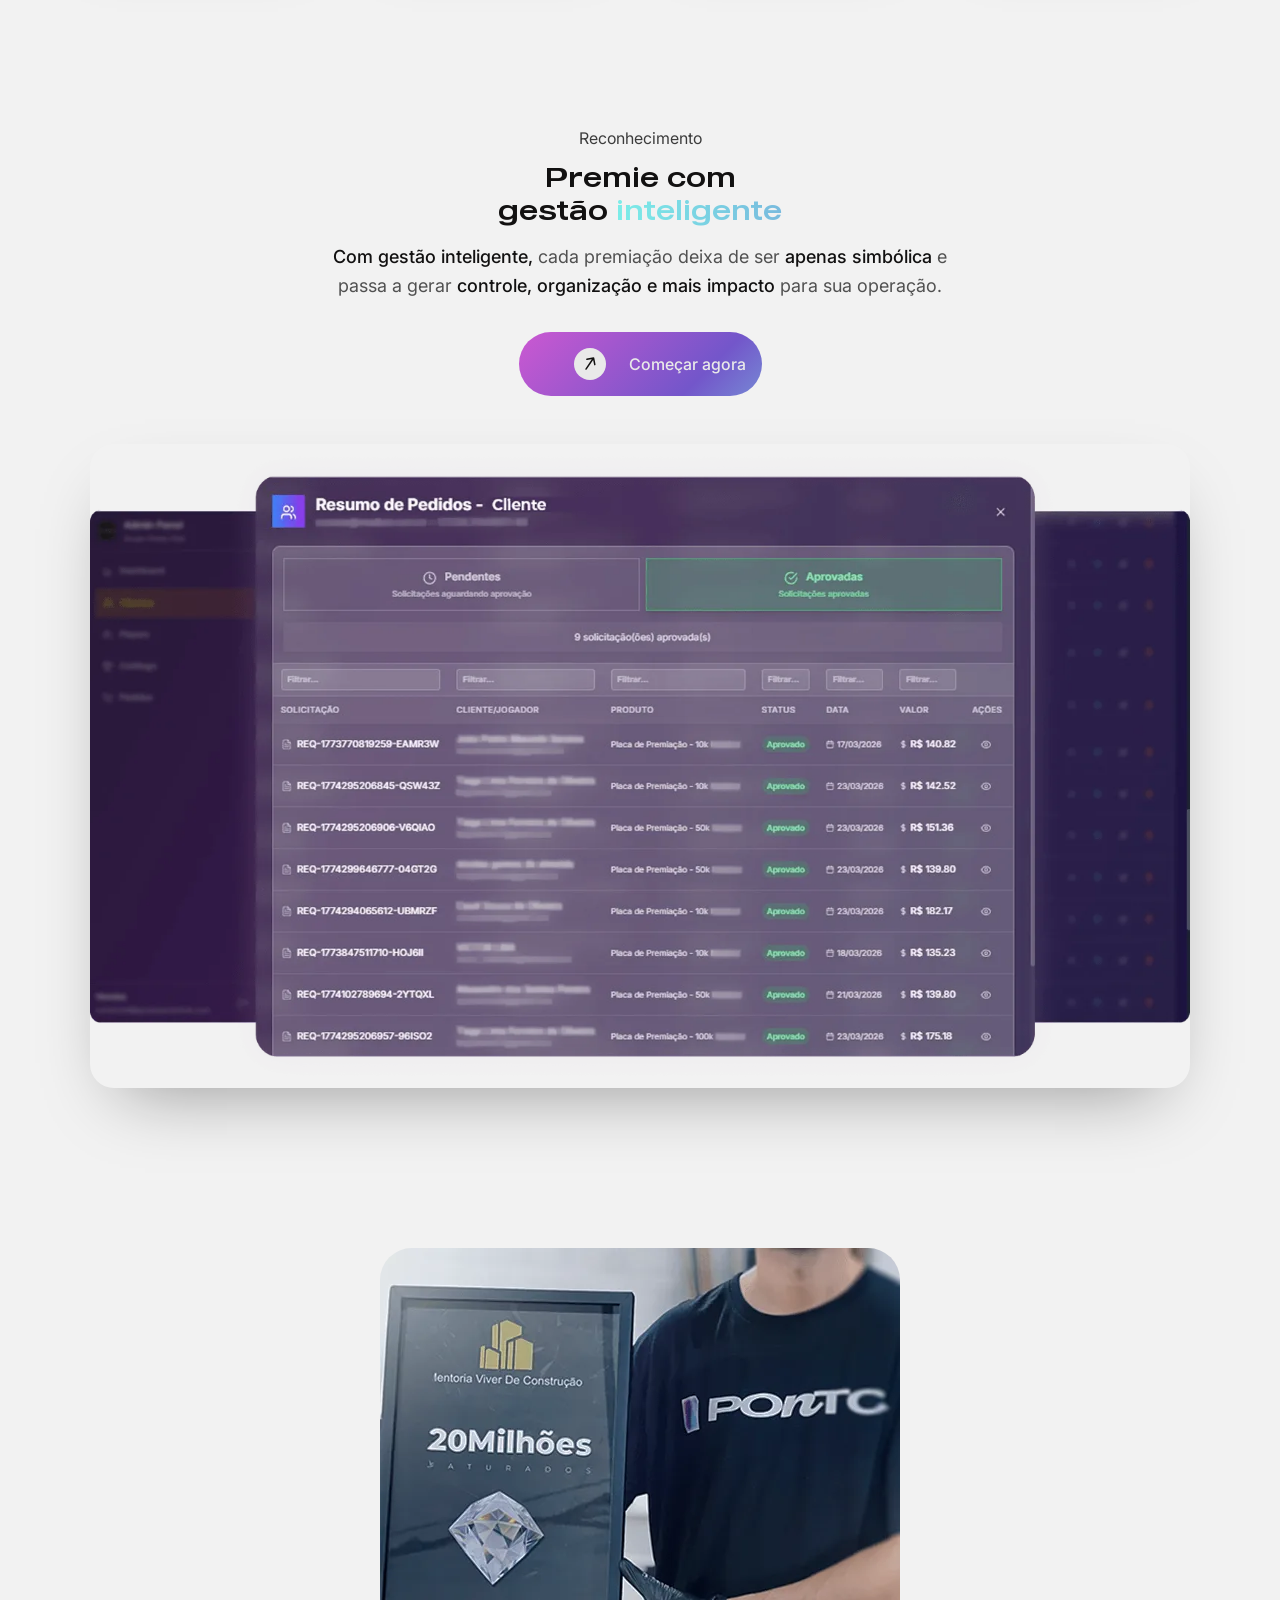
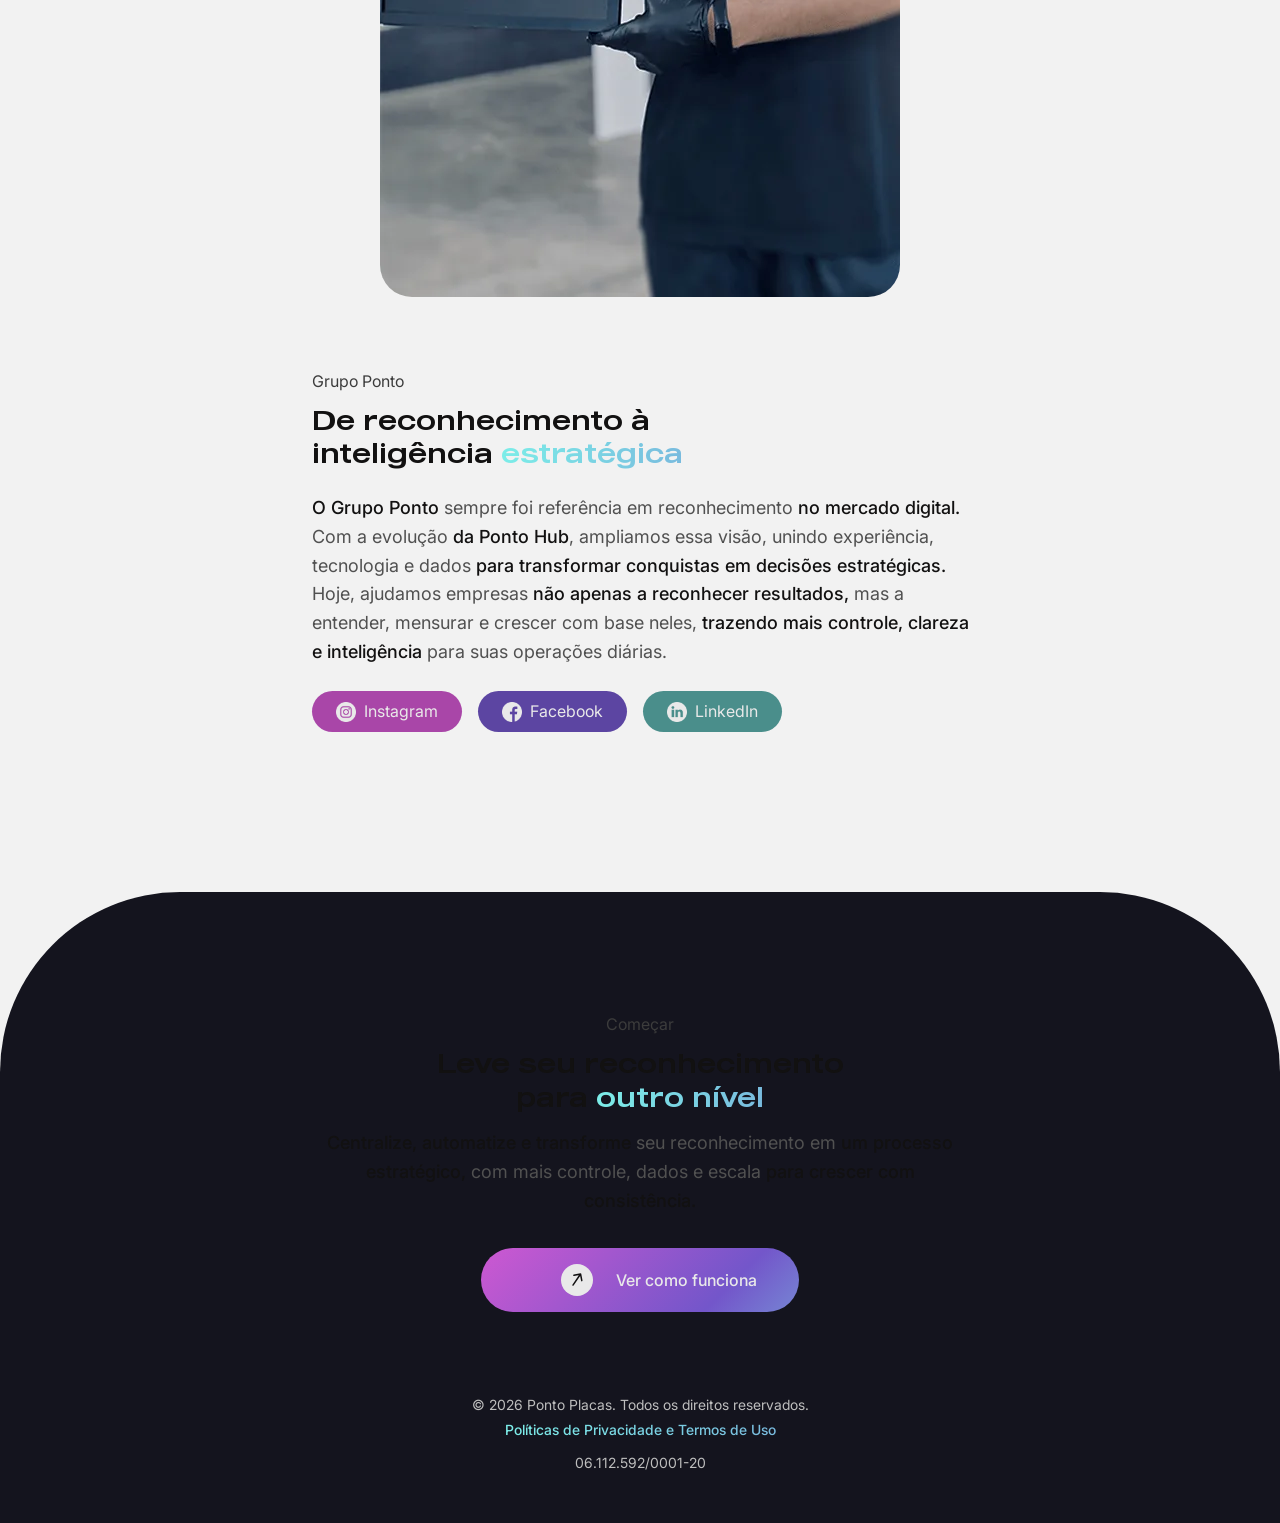
<file: ponto-hub/index.html>
<!doctype html>
<html lang="pt-BR">
<head>
<meta charset="utf-8">
<meta name="viewport" content="width=device-width,initial-scale=1">
<title>Ponto Hub – Gestão inteligente de reconhecimento</title>
<meta name="description" content="Centralize, automatize e acompanhe todo o processo de reconhecimento com dados claros, controle total e escala para crescer com consistência.">
<link rel="canonical" href="https://pontoplacas.com/ponto-hub/">
<meta property="og:type" content="website">
<meta property="og:title" content="Ponto Hub – Gestão inteligente de reconhecimento">
<meta property="og:description" content="Centralize, automatize e acompanhe todo o processo de reconhecimento com dados claros, controle total e escala para crescer com consistência.">
<meta property="og:url" content="https://pontoplacas.com/ponto-hub/">
<meta property="og:image" content="https://pontoplacas.com/assets/img/og-ponto-hub.png">
<meta property="og:locale" content="pt_BR">
<meta name="theme-color" content="#05050b">
<link rel="icon" href="../assets/img/favicon.png">
<link rel="preload" href="../assets/fonts/MADE-Outer-Sans-Regular.woff2" as="font" type="font/woff2" crossorigin>
<link rel="preload" href="../assets/fonts/Inter_18pt-Regular.woff2" as="font" type="font/woff2" crossorigin>
<link rel="preload" as="image" href="../assets/img/hub-hero-desktop.webp" media="(min-width:1025px)" fetchpriority="high">
<link rel="preload" as="image" href="../assets/img/hub-hero-tablet.webp" media="(min-width:768px) and (max-width:1024px)" fetchpriority="high">
<link rel="preload" as="image" href="../assets/img/hub-hero-mobile.webp" media="(max-width:767px)" fetchpriority="high">
<link rel="stylesheet" href="../assets/css/style.css">
<style>
.hero{background-image:url(../assets/img/hub-hero-desktop.webp)}
.integracao{background-image:url(../assets/img/integracao-desktop.webp)}
@media (max-width:1024px){.hero{background-image:url(../assets/img/hub-hero-tablet.webp)}.integracao{background-image:url(../assets/img/integracao-tablet.webp)}}
@media (max-width:767px){.hero{background-image:url(../assets/img/hub-hero-mobile.webp)}.integracao{background-image:url(../assets/img/integracao-mobile.webp)}}
</style>
<script>document.documentElement.classList.add('js')</script>
</head>
<body class="tema-claro">
  <header class="site-header" id="topo">
    <a class="logo" href="../" aria-label="Ir para o início"><img src="../assets/icons/LogoPontoHub.svg" alt="Ponto" width="230" height="48"></a>
    <button class="menu-toggle" aria-label="Abrir menu" aria-expanded="false" aria-controls="menu"><span></span><span></span><span></span></button>
    <nav class="nav" id="menu" aria-label="Principal">
        <a class="link" href="../">Início</a>
        <a class="link" href="#comofunciona">Como Funciona</a>
        <a class="link" href="#beneficios">Benefícios</a>
        <a class="link" href="#grupoponto">Grupo Ponto</a>
        <a class="link" href="#integracao">Integração</a>
        <span class="header-cta"><a class="btn btn--solido" href="https://wa.me/5551992627225?text=Oi%2C%20tudo%20bem%3F%20Vi%20a%20Ponto%20Hub%20e%20gostaria%20de%20entender%20melhor%20como%20funciona%20a%20plataforma%20e%20como%20posso%20aplicar%20no%20meu%20neg%C3%B3cio." target="_blank" rel="noopener"><span>Começar agora</span></a></span>
    </nav>
  </header>

  <main>
  <section class="hero" id="inicio">
    <div class="hero__txt">
      <h1>Controle e inteligência <br>para seu <span class="gradiente">reconhecimento</span></h1>
      <p class="lead">Centralize, automatize e acompanhe <span class="s">todo o processo de reconhecimento</span> com dados claros, controle total e escala para <span class="s">crescer com consistência.</span></p>
      <a class="btn " href="https://wa.me/5551992627225?text=Oi%2C%20tudo%20bem%3F%20Vi%20a%20Ponto%20Hub%20e%20gostaria%20de%20entender%20melhor%20como%20funciona%20a%20plataforma%20e%20como%20posso%20aplicar%20no%20meu%20neg%C3%B3cio." target="_blank" rel="noopener"><span>Ver plataforma</span><img src="../assets/icons/IconBotao.svg" alt="" width="32" height="32"></a>
    </div>
  </section>

  <section class="hero-seguinte" aria-labelledby="t-problema">
    <div class="secao-cab reveal">
      <span class="eyebrow">Sua solução</span>
      <h2 id="t-problema">O reconhecimento sem controle <br>trava <span class="gradiente">seu crescimento</span></h2>
      <p class="lead">Quando o reconhecimento não é estruturado, <span class="s">ele perde força.</span> Sem controle e dados, sua empresa deixa de <span class="s">gerar impacto, engajamento e escala.</span></p>
    </div>
    <div class="ps">
      <div class="ps__col ps__col--ruim reveal">
        <h3>Processo <br>desorganizado</h3>
        <p class="txt">Sem um sistema <span class="s">centralizado,</span> o reconhecimento <span class="s">se torna manual,</span> difícil de acompanhar e sem visão clara <span class="s">de resultados.</span></p>
        <ul class="ps__lista">
          <li><img src="../assets/icons/X-Iconhub.svg" alt="" width="22" height="22">Processos manuais</li>
          <li><img src="../assets/icons/X-Iconhub.svg" alt="" width="22" height="22">Falta de controle</li>
          <li><img src="../assets/icons/X-Iconhub.svg" alt="" width="22" height="22">Sem dados claros</li>
        </ul>
      </div>
      <div class="ps__col ps__col--bom reveal">
        <h3>Gestão inteligente centralizada</h3>
        <p class="txt"><span class="s">A Ponto Hub</span> centraliza e automatiza o processo, trazendo mais controle, <span class="s">dados claros e maior eficiência.</span></p>
        <ul class="ps__lista">
          <li><img src="../assets/icons/V-Iconhub.svg" alt="" width="22" height="22">Tudo em um sistema</li>
          <li><img src="../assets/icons/V-Iconhub.svg" alt="" width="22" height="22">Automação do processo</li>
          <li><img src="../assets/icons/V-Iconhub.svg" alt="" width="22" height="22">Dados para decisões</li>
        </ul>
      </div>
    </div>
    <div class="secao-cab reveal" style="margin-top:48px">
      <p class="lead" style="margin:0 0 24px">Veja como isso funciona <span class="s">na prática</span> e leve mais controle para <span class="s">o seu processo.</span></p>
      <a class="btn " href="https://wa.me/5551992627225?text=Oi%2C%20tudo%20bem%3F%20Vi%20a%20Ponto%20Hub%20e%20gostaria%20de%20entender%20melhor%20como%20funciona%20a%20plataforma%20e%20como%20posso%20aplicar%20no%20meu%20neg%C3%B3cio." target="_blank" rel="noopener"><span>Ver na prática</span><img src="../assets/icons/IconBotao.svg" alt="" width="32" height="32"></a>
    </div>
  </section>

  <section class="secao" id="comofunciona" aria-labelledby="t-como">
    <div class="secao-cab reveal">
      <span class="eyebrow">Como Funciona</span>
      <h2 id="t-como">Como <span class="gradiente">a Ponto Hub </span> <br>funciona na prática</h2>
      <p class="lead">Um fluxo simples e automatizado que conecta na prática <span class="s">solicitação, aprovação, produção e entrega</span> com controle total e dados <span class="s">em cada etapa.</span></p>
    </div>
    <div class="passos">
      <article class="etapa reveal"><div class="etapa__img"><img src="../assets/img/hub-solicitacao.webp" alt="Solicitação inicial pela plataforma" width="381" height="400" loading="lazy" decoding="async"></div><div class="etapa__txt"><h3>Solicitação inicial</h3><p>O usuário solicita a premiação diretamente <span class='s'>pela plataforma,</span> iniciando o processo <span class='s'>de forma rápida e organizada.</span></p></div></article>
      <article class="etapa reveal"><div class="etapa__img"><img src="../assets/img/hub-calculo.webp" alt="Cálculo automático de frete e alcance" width="381" height="400" loading="lazy" decoding="async"></div><div class="etapa__txt"><h3>Cálculo automático</h3><p>O sistema <span class='s'>calcula frete e alcance estimado,</span> trazendo previsibilidade antes da aprovação.</p></div></article>
      <article class="etapa reveal"><div class="etapa__img"><img src="../assets/img/hub-aprovacao.webp" alt="Aprovação interna dos pedidos" width="381" height="400" loading="lazy" decoding="async"></div><div class="etapa__txt"><h3>Aprovação interna</h3><p><span class='s'>Os pedidos</span> passam por aprovação, permitindo aceitar ou recusar solicitações <span class='s'>com total controle.</span></p></div></article>
      <article class="etapa reveal"><div class="etapa__img"><img src="../assets/img/hub-producao.webp" alt="Produção e envio com rastreamento" width="381" height="400" loading="lazy" decoding="async"></div><div class="etapa__txt"><h3>Produção e envio</h3><p><span class='s'>Após aprovação,</span> a produção inicia automaticamente e o pedido segue com rastreamento <span class='s'>até a entrega.</span></p></div></article>
    </div>
  </section>

  <section class="secao wrap" id="beneficios" aria-labelledby="t-ben">
    <div class="secao-cab reveal">
      <span class="eyebrow">Benefícios</span>
      <h2 id="t-ben">Mais controle, <br>dados <span class="gradiente">e escala</span></h2>
      <p class="lead"><span class="s">A Ponto Hub</span> transforma <span class="s">o reconhecimento</span> em um processo estratégico, trazendo mais organização, eficiência e inteligência <span class="s">para sua operação.</span></p>
    </div>
    <div class="beneficios">
      <div class="beneficio reveal"><img src="../assets/icons/Icon-Centralizacao.svg" alt="" width="56" height="56"><h3>Centralização</h3><p>Gerencie todo <span class='s'>o reconhecimento</span> em <span class='s'>um só sistema,</span> com mais organização e praticidade.</p></div>
      <div class="beneficio reveal"><img src="../assets/icons/Icon-Automacao.svg" alt="" width="56" height="56"><h3>Automação</h3><p>Automatize <span class='s'>o processo</span> e reduza tarefas manuais, ganhando mais <span class='s'>eficiência no dia a dia.</span></p></div>
      <div class="beneficio reveal"><img src="../assets/icons/Icon-Controle.svg" alt="" width="56" height="56"><h3>Mais controle</h3><p>Acompanhe pedidos, aprovações e etapas com mais <span class='s'>visibilidade e controle.</span></p></div>
      <div class="beneficio reveal"><img src="../assets/icons/Icon-Dados.svg" alt="" width="56" height="56"><h3>Dados claros</h3><p>Tenha dados para <span class='s'>entender resultados</span> e tomar decisões <span class='s'>mais seguras.</span></p></div>
      <div class="beneficio reveal"><img src="../assets/icons/Icon-Escala.svg" alt="" width="56" height="56"><h3>Escala simples</h3><p>Gerencie <span class='s'>grandes volumes</span> sem perder controle ou organização <span class='s'>da operação.</span></p></div>
    </div>
  </section>

  <section class="secao integracao" id="integracao" aria-labelledby="t-integ">
    <div class="secao-cab reveal">
      <span class="eyebrow">Integração</span>
      <h2 id="t-integ">Ponto <span class="gradiente">Hub</span> + <br>Ponto <span class="gradiente">Placas</span></h2>
      <p class="lead"><span class="s">A Ponto Hub</span> se integra com <span class="s">a Ponto Placas</span> para conectar gestão e produção <span class="s">em um único fluxo.</span> Você solicita, aprova e acompanha tudo no sistema, enquanto a produção e entrega acontecem <span class="s">de forma automática e eficiente.</span> Isso reduz erros, agiliza o processo e garante <span class="s">mais controle do início ao fim.</span></p>
      <a class="btn " href="https://wa.me/5551992627225?text=Oi%2C%20tudo%20bem%3F%20Vi%20a%20Ponto%20Hub%20e%20gostaria%20de%20entender%20melhor%20como%20funciona%20a%20plataforma%20e%20como%20posso%20aplicar%20no%20meu%20neg%C3%B3cio." target="_blank" rel="noopener"><span>Ver integração</span><img src="../assets/icons/IconBotao.svg" alt="" width="32" height="32"></a>
    </div>
  </section>

  <section class="secao wrap" aria-labelledby="t-dif">
    <div class="secao-cab reveal">
      <span class="eyebrow">Diferenciais</span>
      <h2 id="t-dif">O que torna a<br><span class="gradiente">Ponto Hub</span> única</h2>
      <p class="lead"><span class="s">Uma plataforma pensada</span> para trazer eficiência, controle e inteligência ao seu <span class="s">processo de reconhecimento.</span></p>
    </div>
    <div class="dif4">
      <div class="beneficio reveal"><img src="../assets/icons/Icone-Fluxo.svg" alt="" width="56" height="56"><h3>Fluxo integrado</h3><p><span class='s'>Conecta</span> todas as etapas do reconhecimento <span class='s'>em um processo</span> único e organizado.</p></div>
      <div class="beneficio reveal"><img src="../assets/icons/Icon-Gestao.svg" alt="" width="56" height="56"><h3>Gestão simples</h3><p><span class='s'>Interface prática</span> que facilita o controle e acompanhamento <span class='s'>de todos os pedidos.</span></p></div>
      <div class="beneficio reveal"><img src="../assets/icons/Icone-Dados-Green.svg" alt="" width="56" height="56"><h3>Dados reais</h3><p><span class='s'>Acompanhe métricas</span> e entenda o impacto das premiações <span class='s'>no seu negócio.</span></p></div>
      <div class="beneficio reveal"><img src="../assets/icons/Icone-Segura.svg" alt="" width="56" height="56"><h3>Escala segura</h3><p><span class='s'>Gerencie grandes volumes</span> mantendo controle, qualidade e eficiência <span class='s'>na operação.</span></p></div>
    </div>
  </section>

  <section class="secao wrap" aria-labelledby="t-premie">
    <div class="secao-cab reveal">
      <span class="eyebrow">Reconhecimento</span>
      <h2 id="t-premie">Premie com <br>gestão <span class="gradiente">inteligente</span></h2>
      <p class="lead"><span class="s">Com gestão inteligente,</span> cada premiação deixa de ser <span class="s">apenas simbólica</span> e passa a gerar <span class="s">controle, organização e mais impacto</span> para sua operação.</p>
      <a class="btn " href="https://wa.me/5551992627225?text=Oi%2C%20tudo%20bem%3F%20Vi%20a%20Ponto%20Hub%20e%20gostaria%20de%20entender%20melhor%20como%20funciona%20a%20plataforma%20e%20como%20posso%20aplicar%20no%20meu%20neg%C3%B3cio." target="_blank" rel="noopener"><span>Começar agora</span><img src="../assets/icons/IconBotao.svg" alt="" width="32" height="32"></a>
    </div>
    <img class="print-hub reveal" src="../assets/img/print-hub.webp" alt="Tela da plataforma Ponto Hub" width="1488" height="871" loading="lazy" decoding="async">
  </section>

  <section class="secao wrap" id="grupoponto" aria-labelledby="t-grupo">
    <div class="sobre">
      <div class="sobre__img reveal"><img src="../assets/img/quem-somos.webp" alt="Colaborador do Grupo Ponto segurando uma placa de premiação" width="520" height="649" loading="lazy" decoding="async"></div>
      <div class="sobre__txt reveal">
        <span class="eyebrow">Grupo Ponto</span>
        <h2 id="t-grupo">De reconhecimento à <br>inteligência <span class="gradiente">estratégica</span></h2>
        <p class="txt"><span class="s">O Grupo Ponto</span> sempre foi referência em reconhecimento <span class="s">no mercado digital.</span> Com a evolução <span class="s">da Ponto Hub</span>, ampliamos essa visão, unindo experiência, tecnologia e dados <span class="s">para transformar conquistas em decisões estratégicas.</span> Hoje, ajudamos empresas <span class="s">não apenas a reconhecer resultados,</span> mas a entender, mensurar e crescer com base neles, <span class="s">trazendo mais controle, clareza e inteligência</span> para suas operações diárias.</p>
        <div class="chips">
          <a class="chip chip--insta" href="https://www.instagram.com/ponto.placas/" target="_blank" rel="noopener"><img src="../assets/icons/Icon-Insta.svg" alt="" width="20" height="20">Instagram</a>
          <a class="chip chip--face" href="https://www.facebook.com/p/Ponto-Placas-61578044548000/" target="_blank" rel="noopener"><img src="../assets/icons/Icon-Face.svg" alt="" width="20" height="20">Facebook</a>
          <a class="chip chip--linkedin" href="https://www.linkedin.com/company/ponto-placas" target="_blank" rel="noopener"><img src="../assets/icons/Icon-Linkedin.svg" alt="" width="20" height="20">LinkedIn</a>
        </div>
      </div>
    </div>
  </section>

  <section class="secao hub-final contato" id="contato" aria-labelledby="t-final">
    <div class="secao-cab reveal">
      <span class="eyebrow">Começar</span>
      <h2 id="t-final">Leve seu reconhecimento<br>para <span class="gradiente">outro nível</span></h2>
      <p class="lead"><span class="s">Centralize, automatize e transforme</span> seu reconhecimento em <span class="s">um processo estratégico,</span> com mais controle, dados e escala <span class="s">para crescer com consistência.</span></p>
      <a class="btn btn--cta" href="https://wa.me/5551992627225?text=Oi%2C%20tudo%20bem%3F%20Vi%20a%20Ponto%20Hub%20e%20gostaria%20de%20entender%20melhor%20como%20funciona%20a%20plataforma%20e%20como%20posso%20aplicar%20no%20meu%20neg%C3%B3cio." target="_blank" rel="noopener"><span>Ver como funciona</span><img src="../assets/icons/IconBotao.svg" alt="" width="32" height="32"></a>
    </div>
    <footer class="rodape">
      <p>© 2026 Ponto Placas. Todos os direitos reservados.<br><a href="../termos-de-uso-e-politica-de-privacidade/"><span class="gradiente">Políticas de Privacidade e Termos de Uso</span></a></p>
      <p>06.112.592/0001-20</p>
    </footer>
  </section>
  </main>
  <script src="../assets/js/main.js" defer></script>
</body>
</html>
</file>
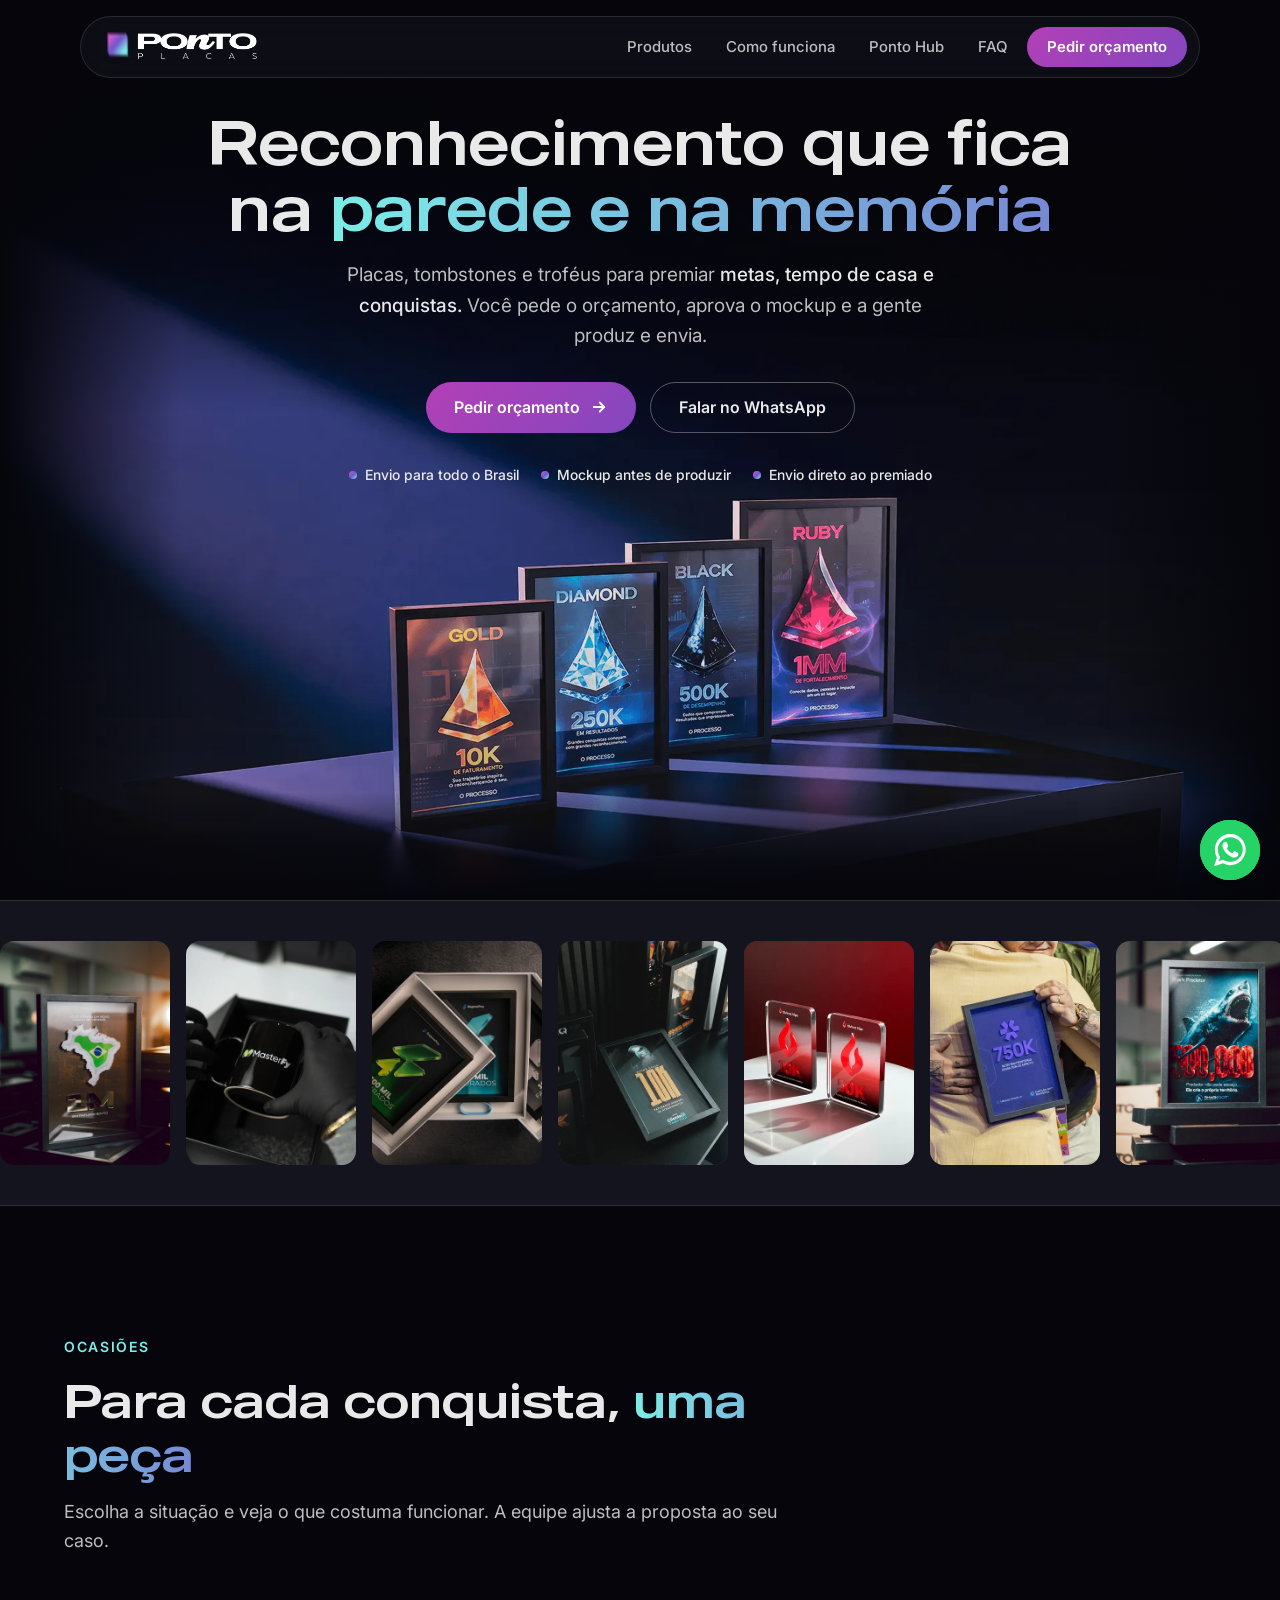
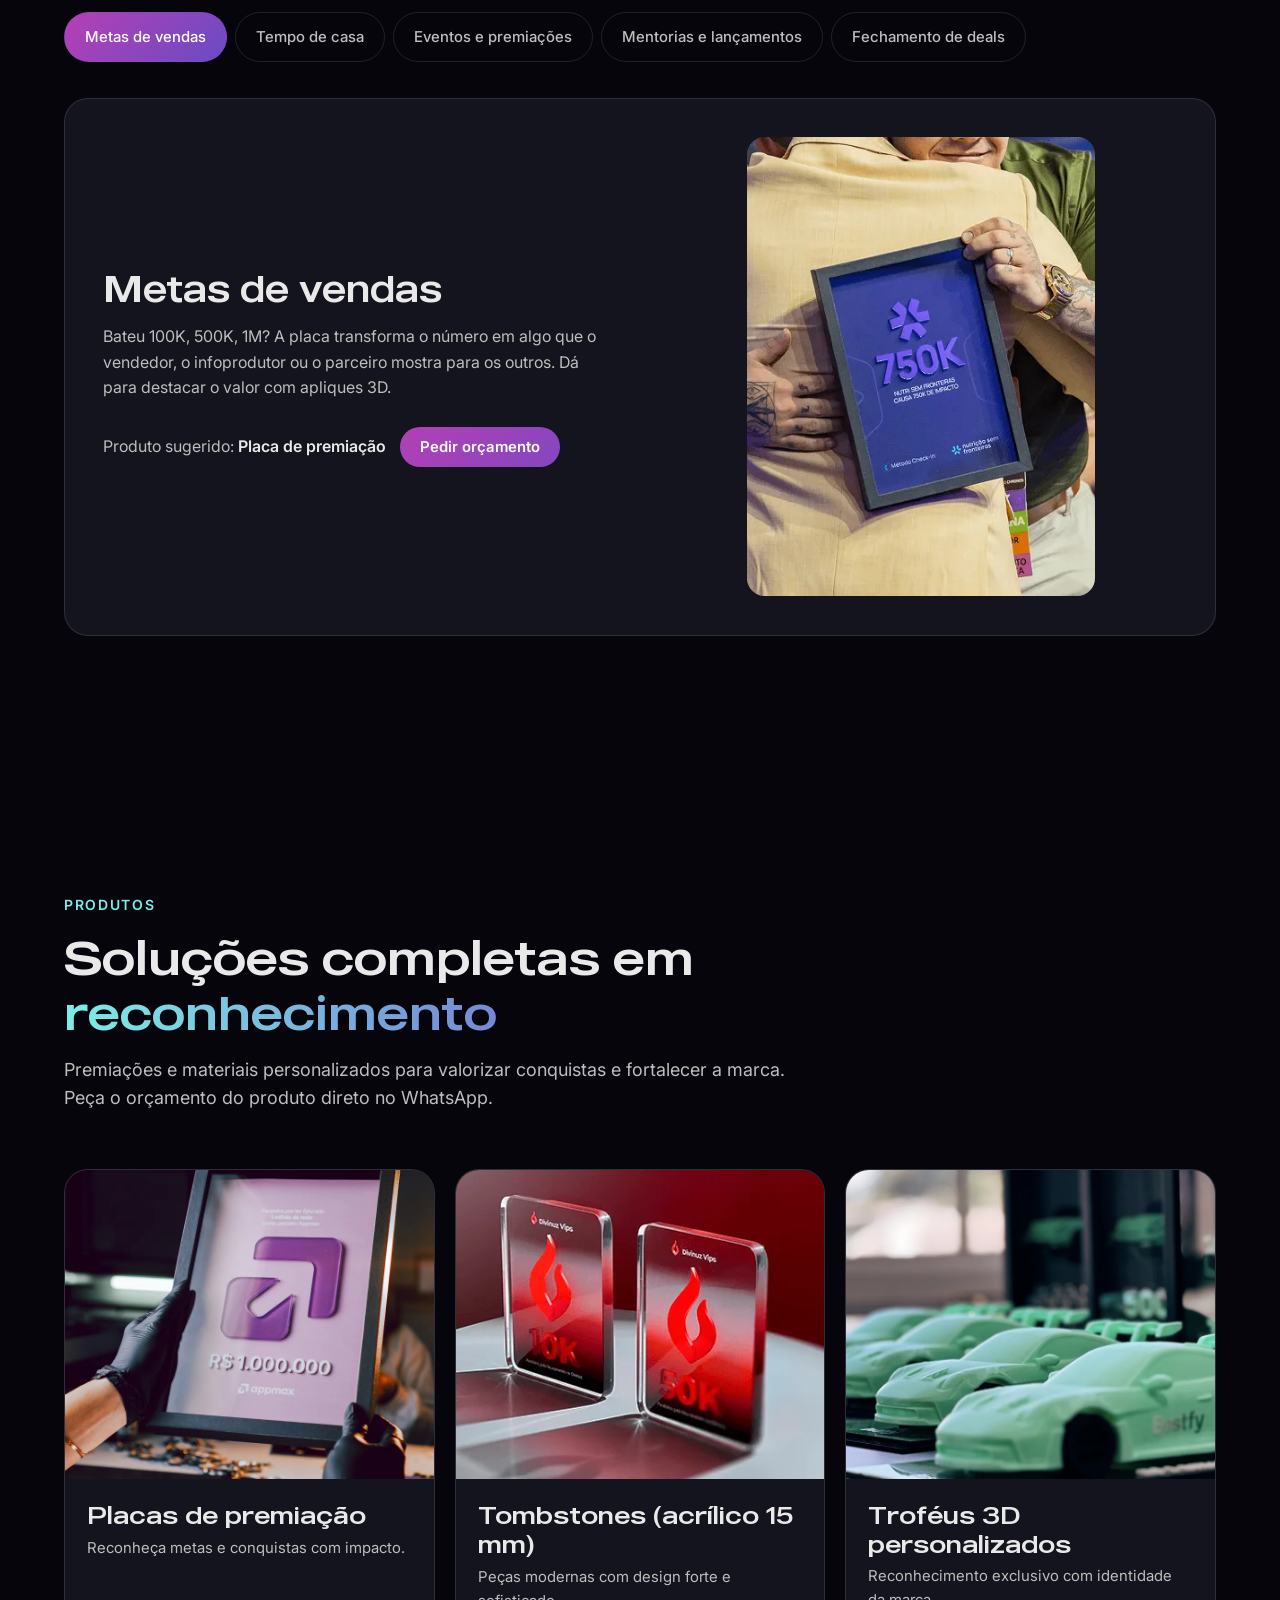
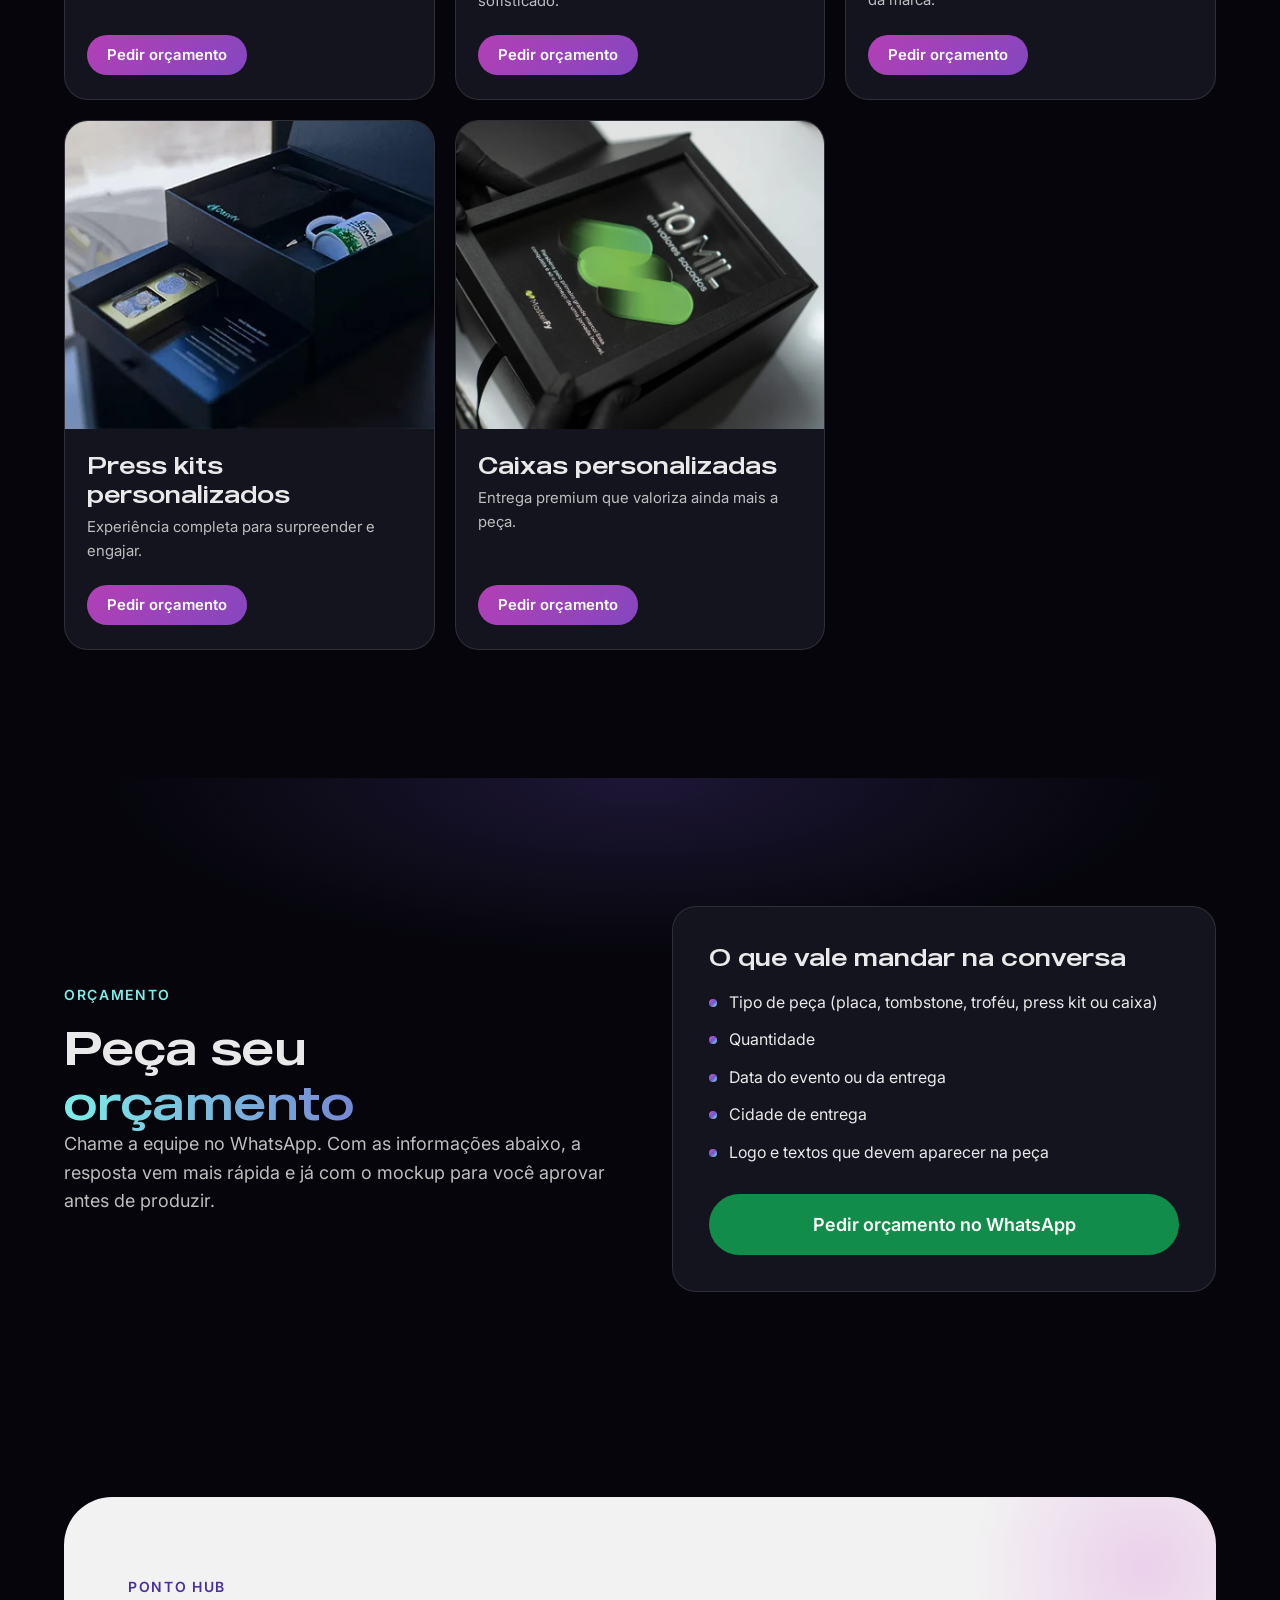
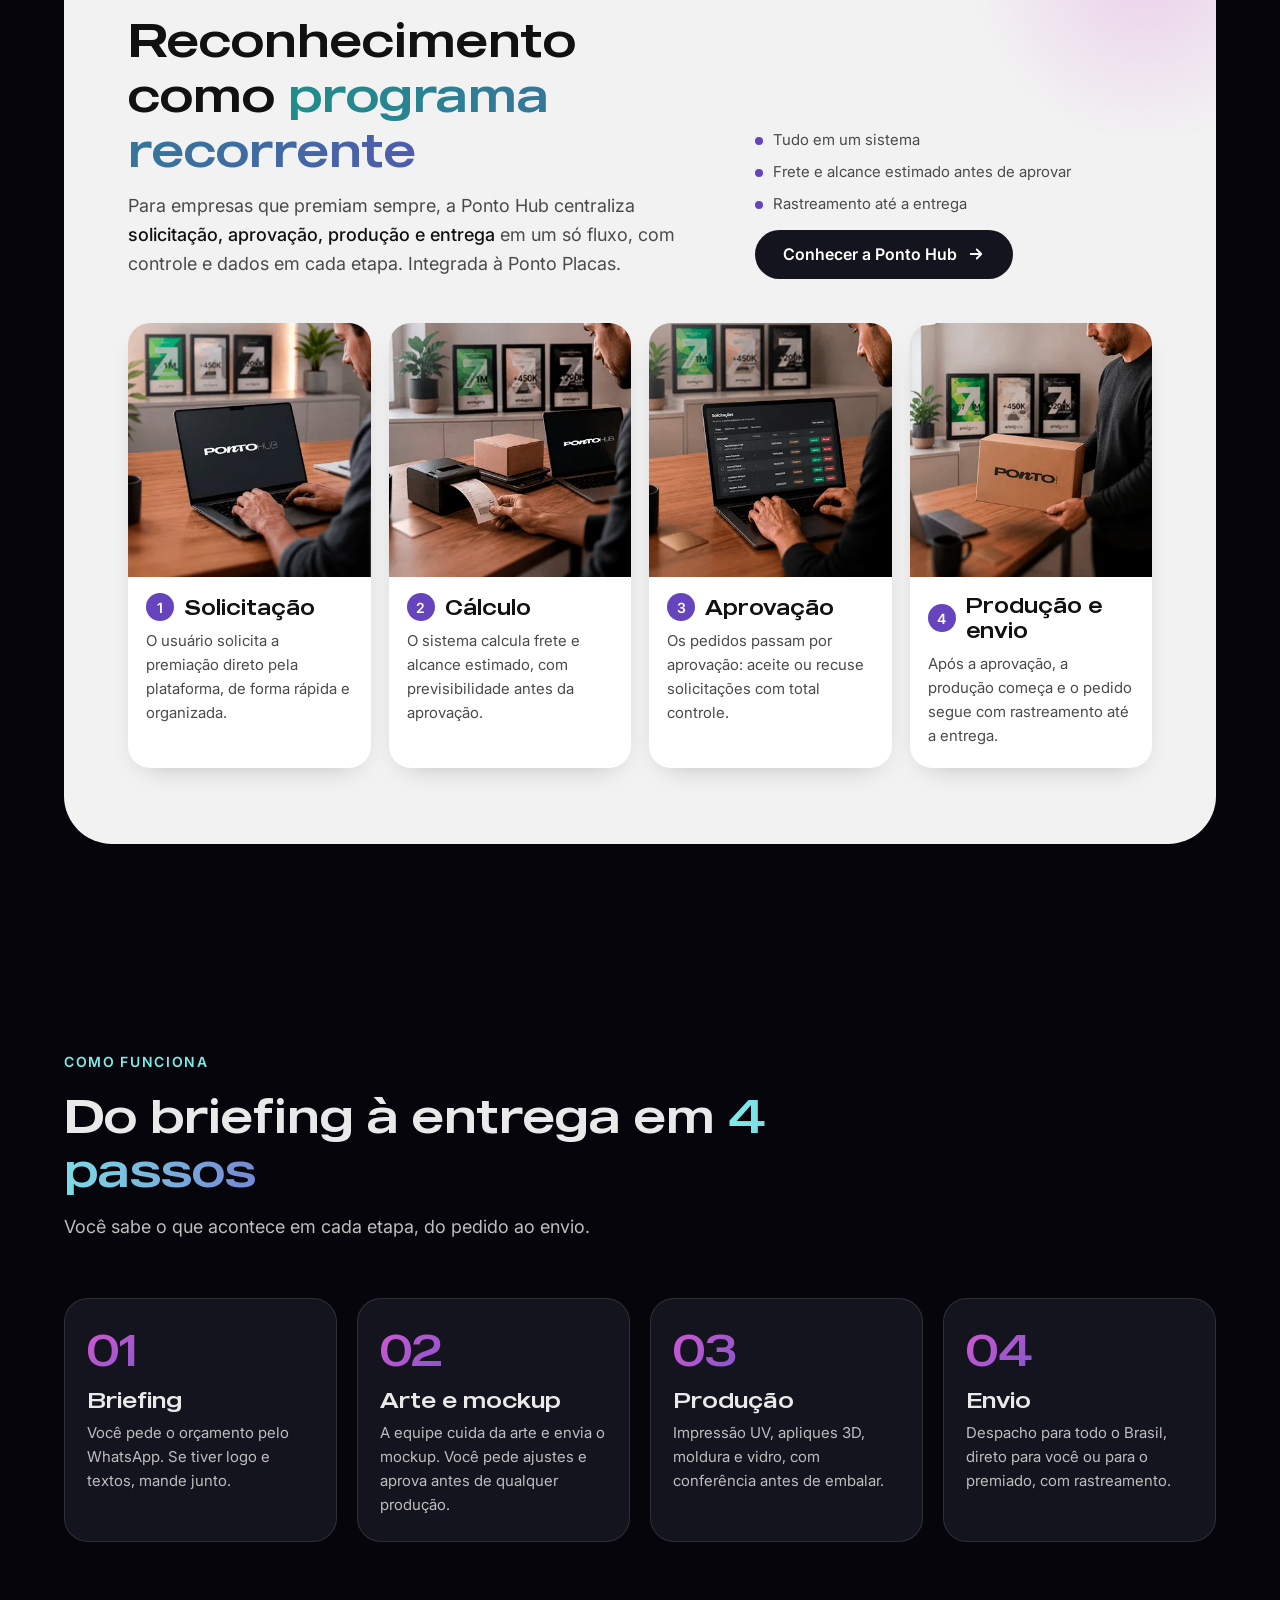
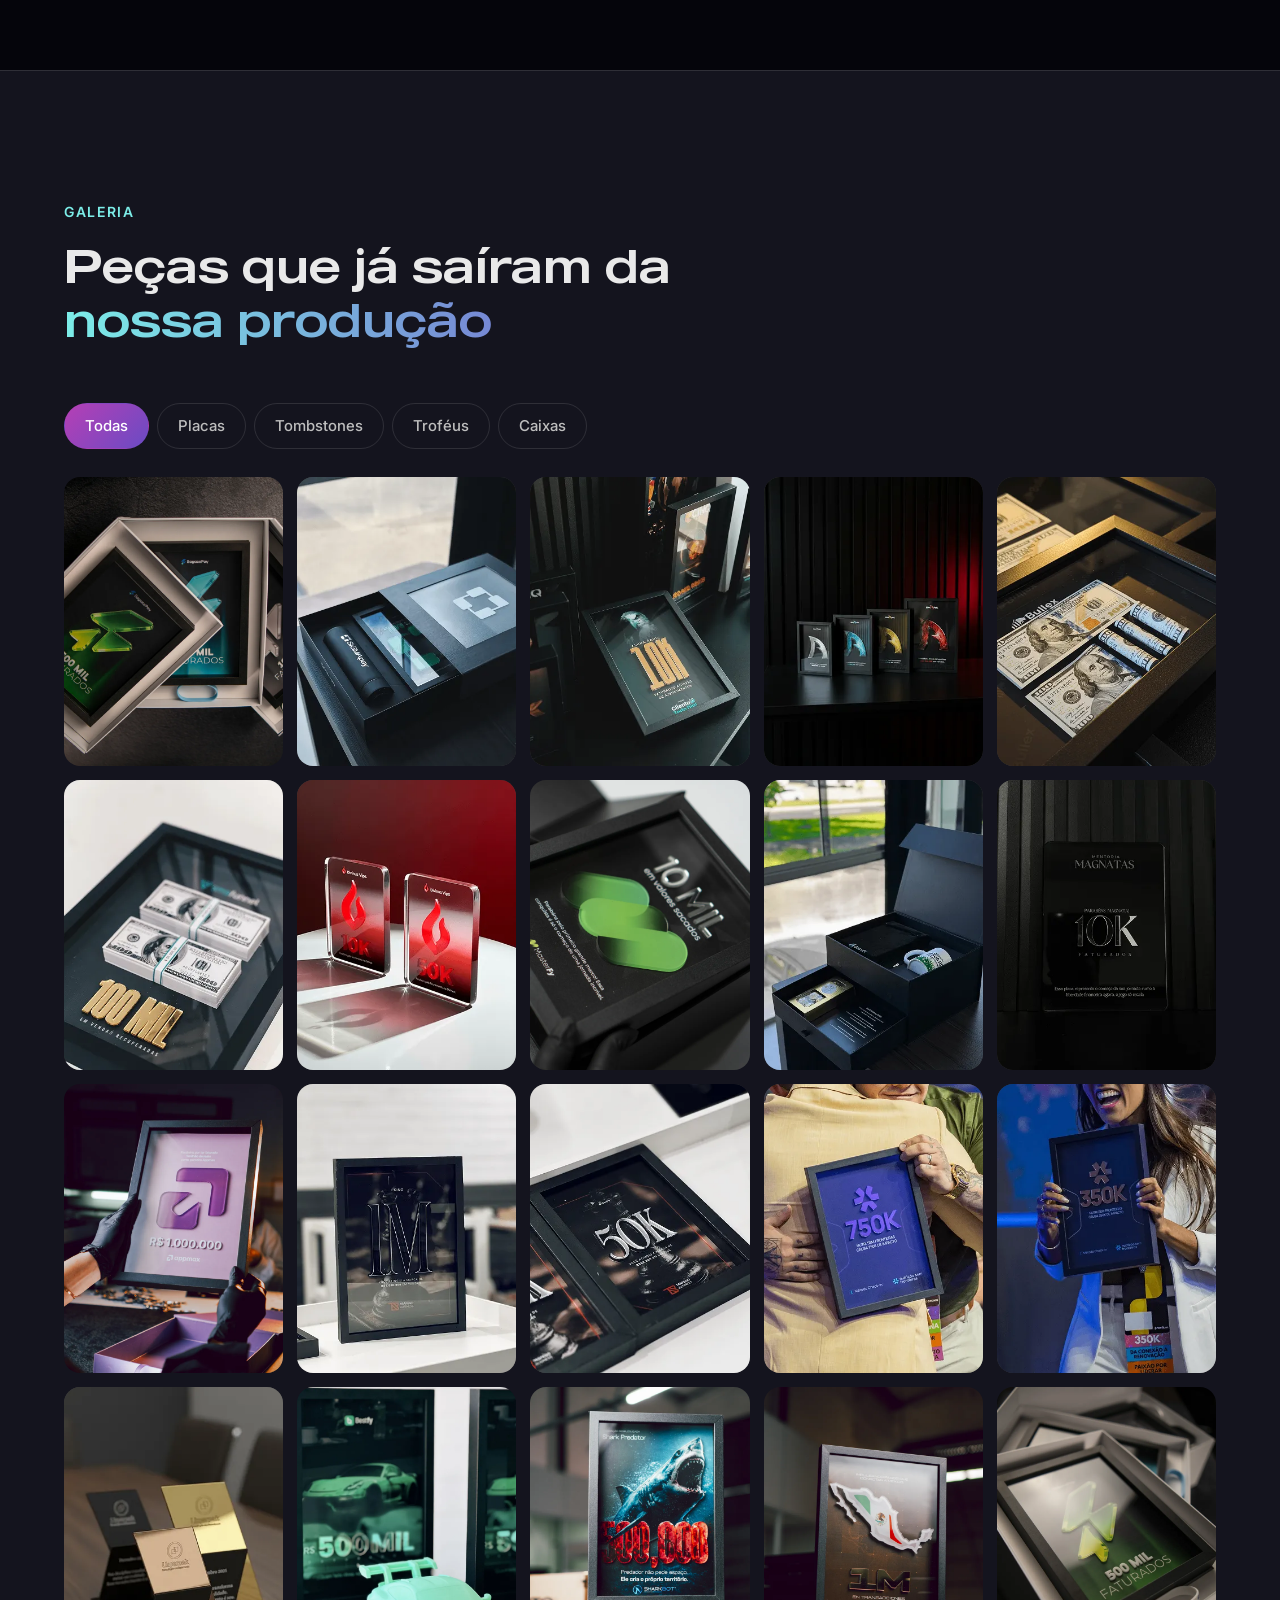
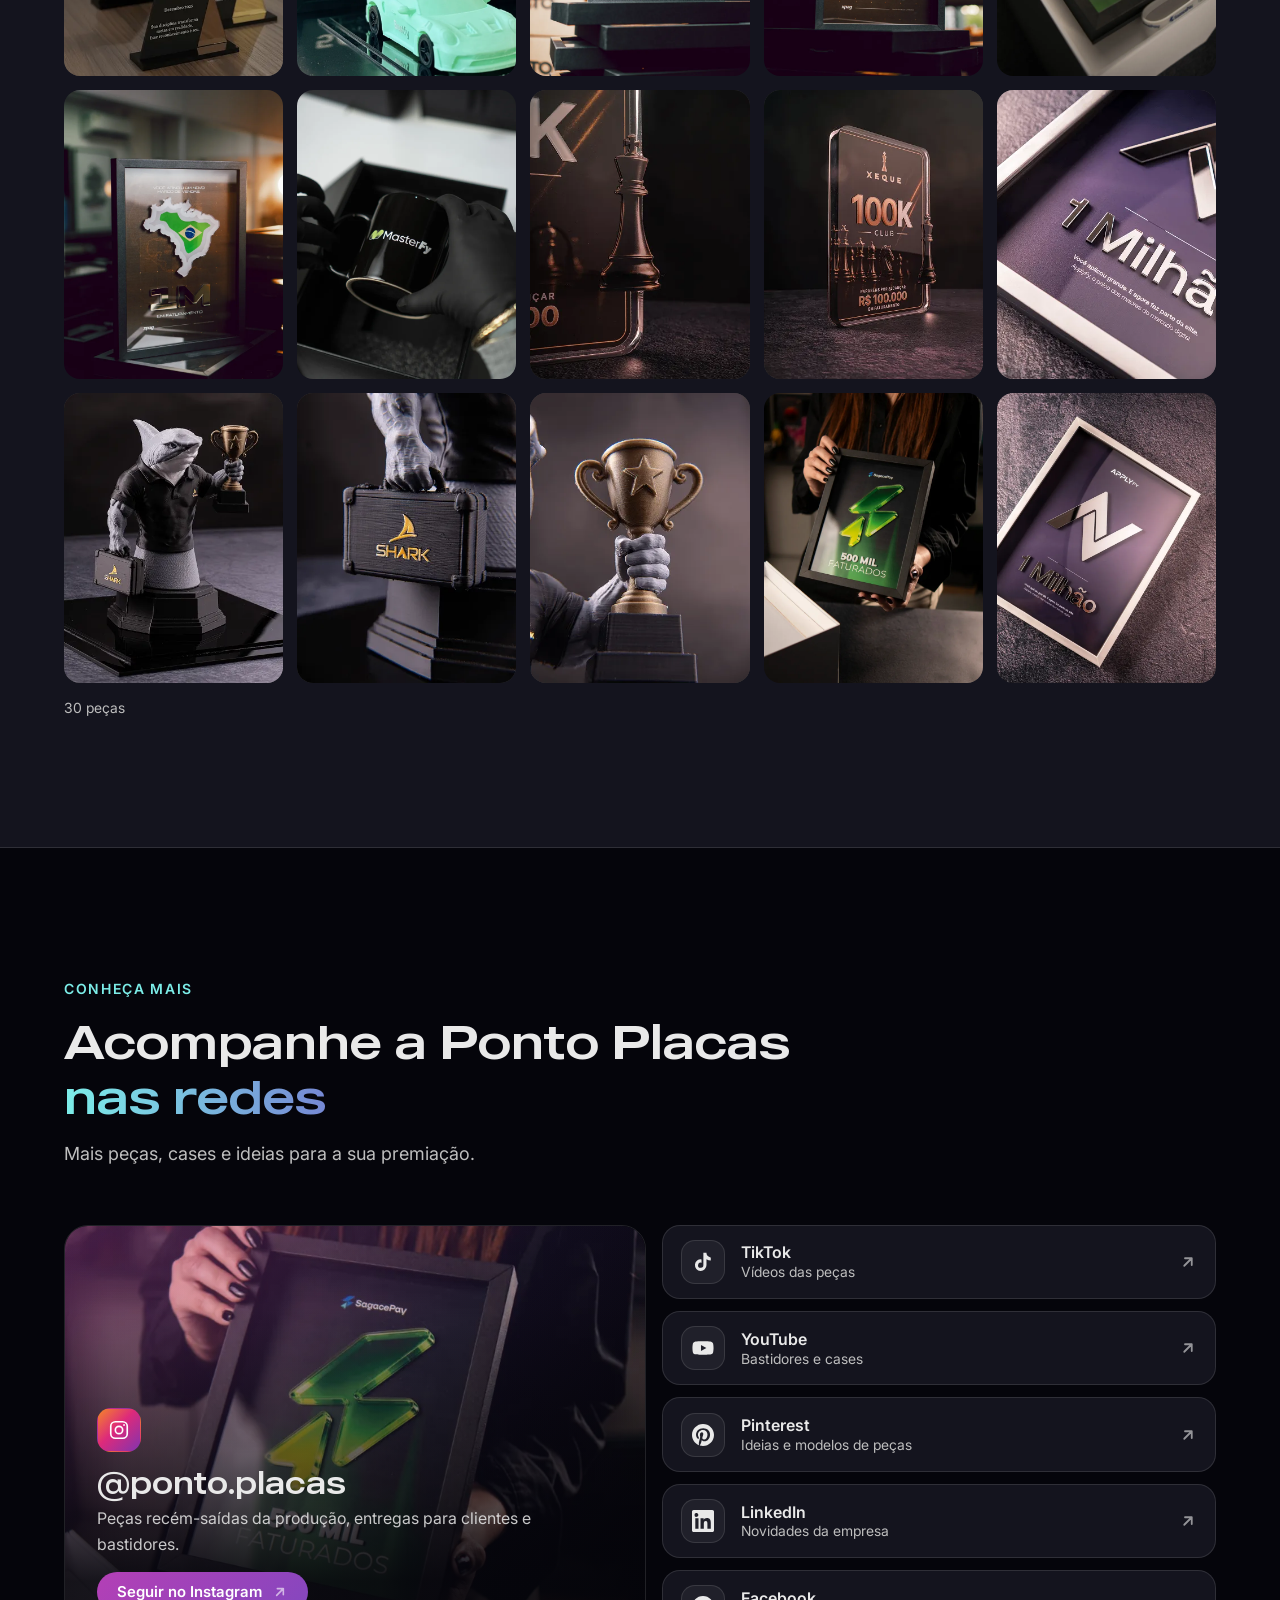
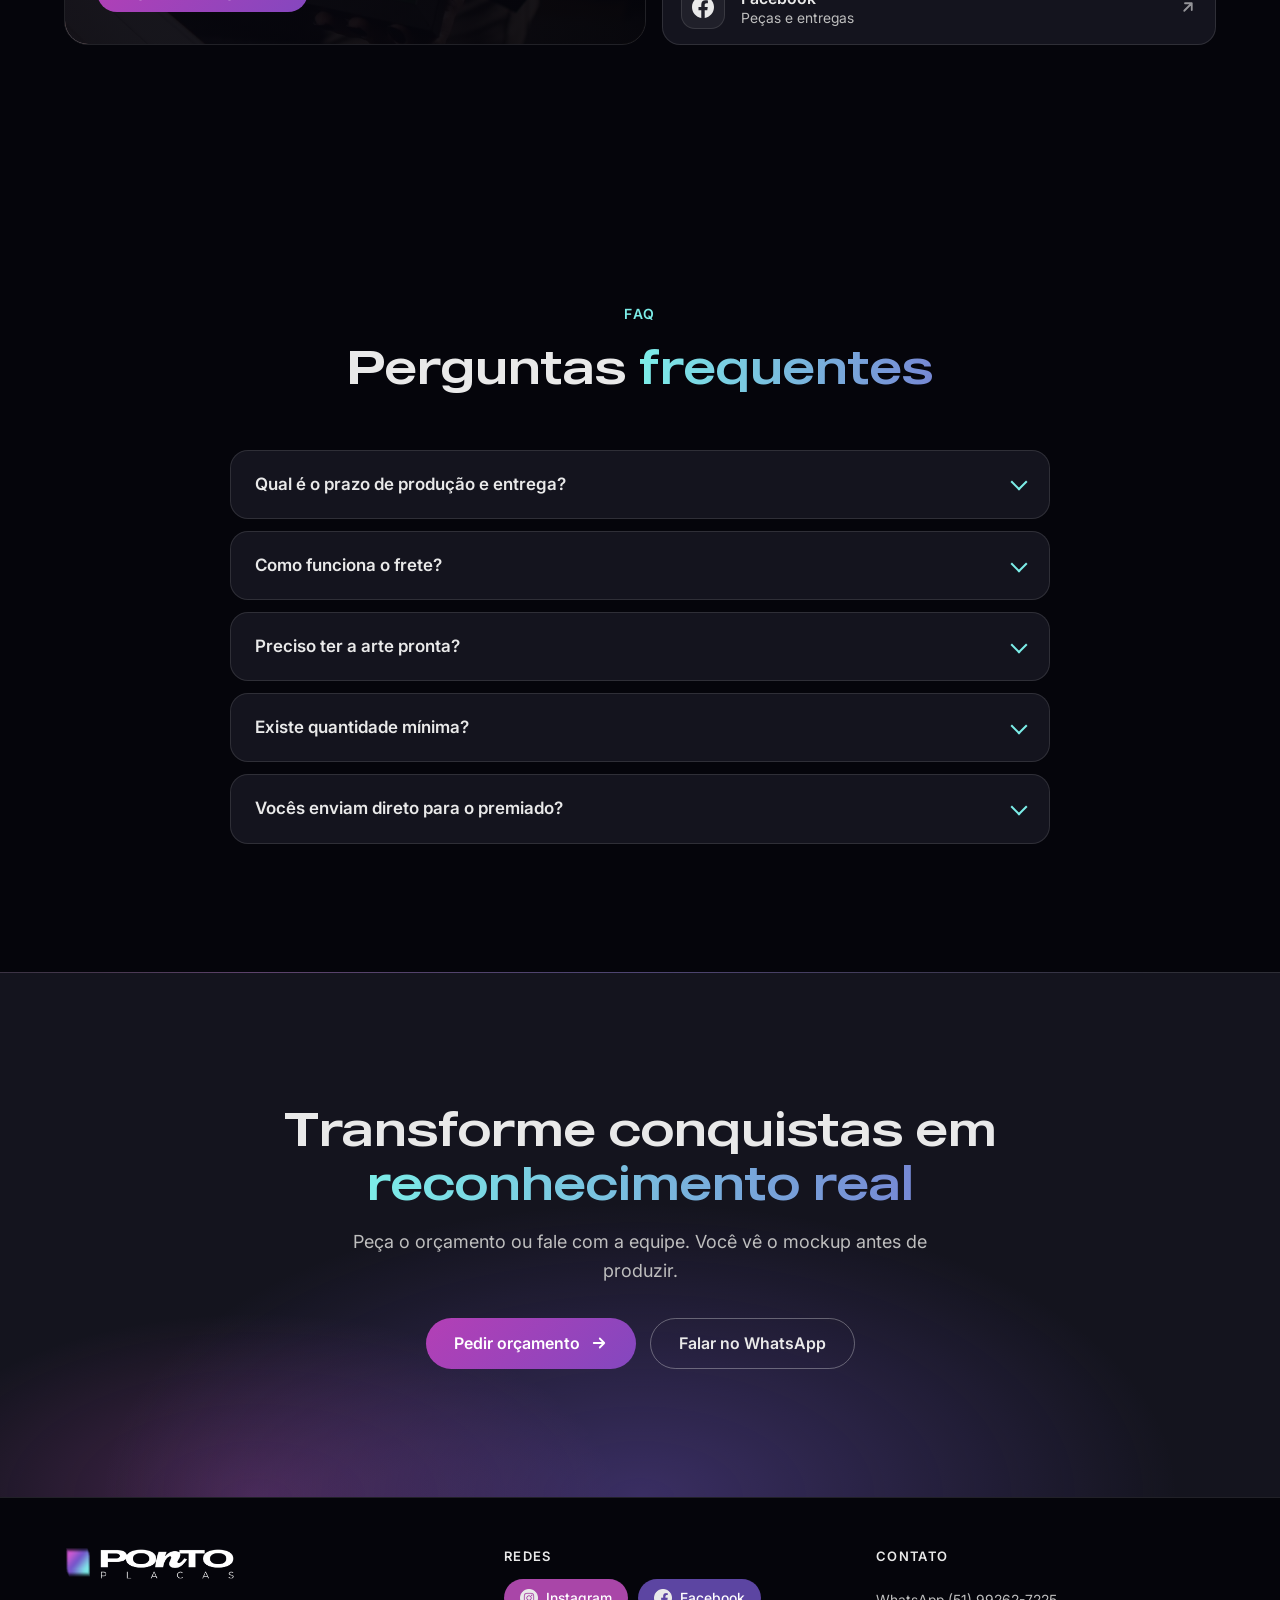
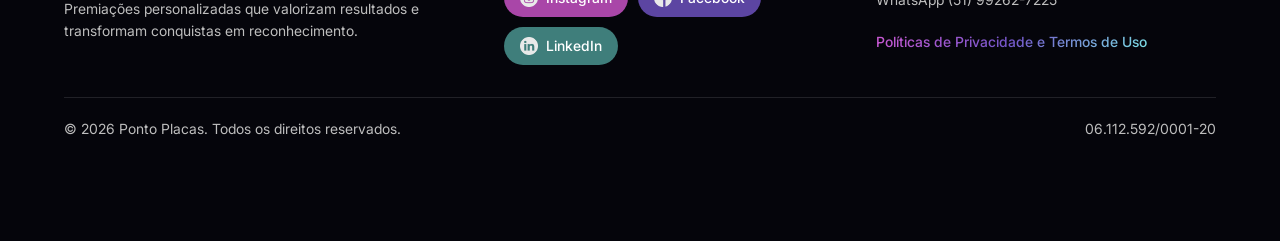
<file: site-novo/index.html>
<!doctype html>
<html lang="pt-BR">
<head>
<meta charset="utf-8">
<meta name="viewport" content="width=device-width,initial-scale=1">
<!-- Google tag (gtag.js): GA4 instalado direto na página -->
<script async src="https://www.googletagmanager.com/gtag/js?id=G-QSJWF97NGV"></script>
<script>
  window.dataLayer = window.dataLayer || [];
  function gtag(){dataLayer.push(arguments);}
  gtag('js', new Date());
  gtag('config', 'G-QSJWF97NGV', /[?&]debug=1/.test(location.search) ? {debug_mode: true} : {});
</script>
<!-- Google Tag Manager (não configurar GA4 de novo dentro do container: duplicaria o page_view) -->
<script>(function(w,d,s,l,i){w[l]=w[l]||[];w[l].push({'gtm.start':
new Date().getTime(),event:'gtm.js'});var f=d.getElementsByTagName(s)[0],
j=d.createElement(s),dl=l!='dataLayer'?'&l='+l:'';j.async=true;j.src=
'https://www.googletagmanager.com/gtm.js?id='+i+dl;f.parentNode.insertBefore(j,f);
})(window,document,'script','dataLayer','GTM-MQ5FSRK5');</script>
<!-- End Google Tag Manager -->
<title>Placas de reconhecimento e premiação personalizadas | Ponto Placas</title>
<meta name="description" content="Placas de reconhecimento e premiação, tombstones e troféus personalizados para empresas. Mockup antes de produzir e envio para todo o Brasil, direto ao premiado.">
<link rel="canonical" href="https://pontoplacas.com/">
<meta property="og:type" content="website">
<meta property="og:title" content="Ponto Placas – Reconhecimento que fica na parede e na memória">
<meta property="og:description" content="Aprove o mockup antes de produzir e envie direto ao premiado.">
<meta property="og:url" content="https://pontoplacas.com/">
<meta property="og:image" content="https://pontoplacas.com/assets/img/og-ponto-placas.png">
<meta property="og:locale" content="pt_BR">
<meta name="robots" content="index, follow, max-image-preview:large">
<meta property="og:site_name" content="Ponto Placas">
<meta property="og:image:width" content="1200">
<meta property="og:image:height" content="630">
<meta property="og:image:alt" content="Placas de premiação personalizadas da Ponto Placas">
<meta name="twitter:card" content="summary_large_image">
<meta name="theme-color" content="#05050b">
<script type="application/ld+json">
{
 "@context": "https://schema.org",
 "@graph": [
  {
   "@type": "Organization",
   "@id": "https://pontoplacas.com/#organizacao",
   "name": "Ponto Placas",
   "url": "https://pontoplacas.com/",
   "logo": "https://pontoplacas.com/assets/img/logo-ponto-placas.png",
   "image": "https://pontoplacas.com/assets/img/og-ponto-placas.png",
   "description": "Placas de reconhecimento e premiação, tombstones de acrílico, troféus 3D, press kits e caixas personalizadas, com mockup antes de produzir e envio para todo o Brasil.",
   "taxID": "06.112.592/0001-20",
   "areaServed": {
    "@type": "Country",
    "name": "Brasil"
   },
   "contactPoint": {
    "@type": "ContactPoint",
    "contactType": "sales",
    "telephone": "+55-51-99262-7225",
    "url": "https://wa.me/5551992627225",
    "availableLanguage": "pt-BR",
    "areaServed": "BR"
   },
   "sameAs": [
    "https://www.instagram.com/ponto.placas/",
    "https://www.linkedin.com/company/ponto-placas",
    "https://www.youtube.com/@PontoPlacas",
    "https://www.tiktok.com/@ponto_placas",
    "https://www.facebook.com/p/Ponto-Placas-61578044548000/",
    "https://br.pinterest.com/marketingpontoplacas"
   ],
   "hasOfferCatalog": {
    "@type": "OfferCatalog",
    "name": "Produtos personalizados",
    "itemListElement": [
     {
      "@type": "Offer",
      "itemOffered": {
       "@type": "Product",
       "name": "Placas de premiação",
       "description": "Placas com impressão UV, apliques 3D, moldura e vidro para reconhecer metas e conquistas."
      }
     },
     {
      "@type": "Offer",
      "itemOffered": {
       "@type": "Product",
       "name": "Tombstones (acrílico 15 mm)",
       "description": "Peças de acrílico para celebrar fechamento de negócios e marcos corporativos."
      }
     },
     {
      "@type": "Offer",
      "itemOffered": {
       "@type": "Product",
       "name": "Troféus 3D personalizados",
       "description": "Troféus exclusivos com a identidade da marca."
      }
     },
     {
      "@type": "Offer",
      "itemOffered": {
       "@type": "Product",
       "name": "Press kits personalizados",
       "description": "Kits para lançamentos, eventos e ações de relacionamento."
      }
     },
     {
      "@type": "Offer",
      "itemOffered": {
       "@type": "Product",
       "name": "Caixas personalizadas",
       "description": "Embalagem premium para entregar a peça."
      }
     }
    ]
   }
  },
  {
   "@type": "WebSite",
   "@id": "https://pontoplacas.com/#site",
   "url": "https://pontoplacas.com/",
   "name": "Ponto Placas",
   "inLanguage": "pt-BR",
   "publisher": {
    "@id": "https://pontoplacas.com/#organizacao"
   }
  },
  {
   "@type": "FAQPage",
   "@id": "https://pontoplacas.com/#faq",
   "mainEntity": [
    {
     "@type": "Question",
     "name": "Qual é o prazo de produção e entrega?",
     "acceptedAnswer": {
      "@type": "Answer",
      "text": "O prazo é combinado no orçamento, porque depende da demanda e da complexidade de cada peça. Se você tem uma data de evento, informe na conversa."
     }
    },
    {
     "@type": "Question",
     "name": "Como funciona o frete?",
     "acceptedAnswer": {
      "@type": "Answer",
      "text": "Enviamos para todo o Brasil. O valor do frete depende do destino e do volume, e entra no orçamento."
     }
    },
    {
     "@type": "Question",
     "name": "Preciso ter a arte pronta?",
     "acceptedAnswer": {
      "@type": "Answer",
      "text": "Não. Você envia logo, textos e referências, e a equipe monta a arte e o mockup. Se já tiver a arte, pode mandar também. Nada é produzido antes da sua aprovação."
     }
    },
    {
     "@type": "Question",
     "name": "Existe quantidade mínima?",
     "acceptedAnswer": {
      "@type": "Answer",
      "text": "A quantidade mínima é de 10 placas por pedido. Para pedidos pontuais ou recorrentes, conte o que precisa na conversa e a equipe orienta."
     }
    },
    {
     "@type": "Question",
     "name": "Vocês enviam direto para o premiado?",
     "acceptedAnswer": {
      "@type": "Answer",
      "text": "Sim. Você informa o nome e o endereço de quem vai receber, e a peça segue direto para a pessoa, com rastreamento. Para programas recorrentes, o Ponto Hub organiza esses envios."
     }
    }
   ]
  }
 ]
}
</script>
<link rel="icon" href="assets/img/favicon.png">
<link rel="preload" href="assets/fonts/MADE-Outer-Sans-Regular.woff2" as="font" type="font/woff2" crossorigin>
<link rel="preload" href="assets/fonts/Inter_18pt-Regular.woff2" as="font" type="font/woff2" crossorigin>
<link rel="preload" as="image" href="assets/img/hero-desktop.webp" media="(min-width:1025px)" fetchpriority="high">
<link rel="preload" as="image" href="assets/img/hero-tablet.webp" media="(min-width:768px) and (max-width:1024px)" fetchpriority="high">
<link rel="preload" as="image" href="assets/img/hero-mobile.webp" media="(max-width:767px)" fetchpriority="high">
<link rel="stylesheet" href="assets/css/style.css?v=6">
<script>document.documentElement.classList.add('js')</script>
</head>
<body data-pagina="home">
<!-- Google Tag Manager (noscript) -->
<noscript><iframe src="https://www.googletagmanager.com/ns.html?id=GTM-MQ5FSRK5" height="0" width="0" style="display:none;visibility:hidden"></iframe></noscript>
<!-- End Google Tag Manager (noscript) -->
<a class="skip" href="#conteudo">Pular para o conteúdo</a>

<!-- 1. HEADER -->
<header class="header" id="topo">
  <a class="logo" href="#inicio" aria-label="Ponto Placas, ir para o início"><img src="assets/img/logo-ponto-placas.png" alt="Ponto Placas" width="230" height="48"></a>
  <button class="menu-toggle" type="button" aria-label="Abrir menu" aria-expanded="false" aria-controls="menu"><span></span><span></span><span></span></button>
  <nav class="nav" id="menu" aria-label="Principal">
    <a class="link" href="#produtos">Produtos</a>
    <a class="link" href="#como-funciona">Como funciona</a>
    <a class="link" href="#hub">Ponto Hub</a>
    <a class="link" href="#faq">FAQ</a>
    <a class="btn btn--sm" href="#orcamento">Pedir orçamento</a>
  </nav>
</header>

<main id="conteudo">

<!-- 2. HERO -->
<section class="hero" id="inicio" aria-labelledby="t-hero">
  <div class="wrap hero__grid">
    <div class="hero__txt">
      <h1 id="t-hero">Reconhecimento que fica na <span class="gradiente">parede e na memória</span></h1>
      <p class="lead">Placas, tombstones e troféus para premiar <span class="s">metas, tempo de casa e conquistas.</span> Você pede o orçamento, aprova o mockup e a gente produz e envia.</p>
      <div class="hero__cta">
        <a class="btn" href="#orcamento">Pedir orçamento <svg viewBox="0 0 24 24" fill="none" stroke="currentColor" stroke-width="2.4" stroke-linecap="round" stroke-linejoin="round" aria-hidden="true"><path d="M5 12h14M13 6l6 6-6 6"/></svg></a>
        <a class="btn btn--ghost" href="https://wa.me/5551992627225?text=Oi%2C%20tudo%20bem%3F%20Vi%20o%20site%20e%20fiquei%20interessado%20em%20um%20or%C3%A7amento." target="_blank" rel="noopener">Falar no WhatsApp</a>
      </div>
      <ul class="trust" aria-label="Garantias">
        <li>Envio para todo o Brasil</li>
        <li>Mockup antes de produzir</li>
        <li>Envio direto ao premiado</li>
      </ul>
    </div>
  </div>
</section>

<!-- 3. MARQUEE -->
<section class="marq" aria-label="Galeria de peças produzidas">
  <ul class="marq__trilho">
    <li aria-hidden="true"><img src="assets/img/galeria-33.webp" alt="Placa de 1M em faturamento com mapa do Brasil em relevo" width="388" height="512" loading="lazy" decoding="async"></li>
    <li aria-hidden="true"><img src="assets/img/galeria-38.webp" alt="Caneca personalizada sendo colocada na caixa do kit" width="388" height="512" loading="lazy" decoding="async"></li>
    <li aria-hidden="true"><img src="assets/img/galeria-36.webp" alt="Duas caixas premium com placas de 500 mil e 10 mil faturados" width="388" height="512" loading="lazy" decoding="async"></li>
    <li aria-hidden="true"><img src="assets/img/galeria-3.webp" alt="Placa emoldurada com 1M em fundo escuro" width="388" height="512" loading="lazy" decoding="async"></li>
    <li aria-hidden="true"><img src="assets/img/galeria-7.webp" alt="Dois tombstones de acrílico com chama vermelha" width="388" height="512" loading="lazy" decoding="async"></li>
    <li aria-hidden="true"><img src="assets/img/galeria-14.webp" alt="Pessoa segurando placa roxa de 750K" width="388" height="512" loading="lazy" decoding="async"></li>
    <li aria-hidden="true"><img src="assets/img/galeria-30.webp" alt="Placa Shark Predator com tubarão e 500.000 em vermelho" width="388" height="512" loading="lazy" decoding="async"></li>
    <li aria-hidden="true"><img src="assets/img/galeria-10.webp" alt="Placa preta 10K em moldura" width="388" height="512" loading="lazy" decoding="async"></li>
    <li aria-hidden="true"><img src="assets/img/galeria-2.webp" alt="Caixa premium aberta com kit e placa" width="388" height="512" loading="lazy" decoding="async"></li>
    <li aria-hidden="true"><img src="assets/img/galeria-16.webp" alt="Tombstones de acrílico em tons dourado e bronze" width="388" height="512" loading="lazy" decoding="async"></li>
    <li aria-hidden="true"><img src="assets/img/galeria-25.webp" alt="Placa de 1 milhão com letras 3D" width="388" height="512" loading="lazy" decoding="async"></li>
    <li aria-hidden="true"><img src="assets/img/galeria-28.webp" alt="Troféu dourado com estrela segurado por uma mão" width="388" height="512" loading="lazy" decoding="async"></li>
    <li aria-hidden="true"><img src="assets/img/galeria-13.webp" alt="Placa 50K com peça de xadrez" width="388" height="512" loading="lazy" decoding="async"></li>
    <li aria-hidden="true"><img src="assets/img/galeria-24.webp" alt="Tombstone de acrílico transparente 100K Club" width="388" height="512" loading="lazy" decoding="async"></li>
    <li aria-hidden="true"><img src="assets/img/galeria-9.webp" alt="Caixa premium aberta com kit de brindes" width="388" height="512" loading="lazy" decoding="async"></li>
    <li aria-hidden="true"><img src="assets/img/galeria-12.webp" alt="Placa com letra M em relevo" width="388" height="512" loading="lazy" decoding="async"></li>
    <li aria-hidden="true"><img src="assets/img/galeria-26.webp" alt="Troféu com tubarão segurando taça" width="388" height="512" loading="lazy" decoding="async"></li>
    <li aria-hidden="true"><img src="assets/img/galeria-5.webp" alt="Placa com notas de dólar sob vidro" width="388" height="512" loading="lazy" decoding="async"></li>
    <li aria-hidden="true"><img src="assets/img/galeria-15.webp" alt="Pessoa segurando placa de 350K" width="388" height="512" loading="lazy" decoding="async"></li>
    <li aria-hidden="true"><img src="assets/img/galeria-37.webp" alt="Placa de 500 mil faturados dentro da caixa premium" width="388" height="512" loading="lazy" decoding="async"></li>
    <li aria-hidden="true"><img src="assets/img/galeria-31.webp" alt="Placa roxa de R$ 1.000.000 com aplique 3D" width="388" height="512" loading="lazy" decoding="async"></li>
    <li aria-hidden="true"><img src="assets/img/galeria-35.webp" alt="Placa de 1 milhão com aplique 3D prateado" width="388" height="512" loading="lazy" decoding="async"></li>
    <li aria-hidden="true"><img src="assets/img/galeria-17.webp" alt="Placas com carros 3D verdes de 500 mil" width="388" height="512" loading="lazy" decoding="async"></li>
    <li aria-hidden="true"><img src="assets/img/galeria-6.webp" alt="Placa com pilha de notas e apliques 3D de 100 mil" width="388" height="512" loading="lazy" decoding="async"></li>
    <li aria-hidden="true"><img src="assets/img/galeria-32.webp" alt="Placa de 1M em transações com mapa do México em relevo" width="388" height="512" loading="lazy" decoding="async"></li>
    <li aria-hidden="true"><img src="assets/img/galeria-39.webp" alt="Caixa preta com placa verde de 10 mil em valores sacados" width="388" height="512" loading="lazy" decoding="async"></li>
    <li aria-hidden="true"><img src="assets/img/galeria-27.webp" alt="Troféu com tubarão e maleta" width="388" height="512" loading="lazy" decoding="async"></li>
    <li aria-hidden="true"><img src="assets/img/galeria-4.webp" alt="Quatro placas pequenas emolduradas lado a lado" width="388" height="512" loading="lazy" decoding="async"></li>
    <li aria-hidden="true"><img src="assets/img/galeria-23.webp" alt="Peça 3D de xadrez em fundo escuro" width="388" height="512" loading="lazy" decoding="async"></li>
    <li><img src="assets/img/galeria-33.webp" alt="" width="388" height="512" loading="lazy" decoding="async"></li>
    <li><img src="assets/img/galeria-38.webp" alt="" width="388" height="512" loading="lazy" decoding="async"></li>
    <li><img src="assets/img/galeria-36.webp" alt="" width="388" height="512" loading="lazy" decoding="async"></li>
    <li><img src="assets/img/galeria-3.webp" alt="" width="388" height="512" loading="lazy" decoding="async"></li>
    <li><img src="assets/img/galeria-7.webp" alt="" width="388" height="512" loading="lazy" decoding="async"></li>
    <li><img src="assets/img/galeria-14.webp" alt="" width="388" height="512" loading="lazy" decoding="async"></li>
    <li><img src="assets/img/galeria-30.webp" alt="" width="388" height="512" loading="lazy" decoding="async"></li>
    <li><img src="assets/img/galeria-10.webp" alt="" width="388" height="512" loading="lazy" decoding="async"></li>
    <li><img src="assets/img/galeria-2.webp" alt="" width="388" height="512" loading="lazy" decoding="async"></li>
    <li><img src="assets/img/galeria-16.webp" alt="" width="388" height="512" loading="lazy" decoding="async"></li>
    <li><img src="assets/img/galeria-25.webp" alt="" width="388" height="512" loading="lazy" decoding="async"></li>
    <li><img src="assets/img/galeria-28.webp" alt="" width="388" height="512" loading="lazy" decoding="async"></li>
    <li><img src="assets/img/galeria-13.webp" alt="" width="388" height="512" loading="lazy" decoding="async"></li>
    <li><img src="assets/img/galeria-24.webp" alt="" width="388" height="512" loading="lazy" decoding="async"></li>
    <li><img src="assets/img/galeria-9.webp" alt="" width="388" height="512" loading="lazy" decoding="async"></li>
    <li><img src="assets/img/galeria-12.webp" alt="" width="388" height="512" loading="lazy" decoding="async"></li>
    <li><img src="assets/img/galeria-26.webp" alt="" width="388" height="512" loading="lazy" decoding="async"></li>
    <li><img src="assets/img/galeria-5.webp" alt="" width="388" height="512" loading="lazy" decoding="async"></li>
    <li><img src="assets/img/galeria-15.webp" alt="" width="388" height="512" loading="lazy" decoding="async"></li>
    <li><img src="assets/img/galeria-37.webp" alt="" width="388" height="512" loading="lazy" decoding="async"></li>
    <li><img src="assets/img/galeria-31.webp" alt="" width="388" height="512" loading="lazy" decoding="async"></li>
    <li><img src="assets/img/galeria-35.webp" alt="" width="388" height="512" loading="lazy" decoding="async"></li>
    <li><img src="assets/img/galeria-17.webp" alt="" width="388" height="512" loading="lazy" decoding="async"></li>
    <li><img src="assets/img/galeria-6.webp" alt="" width="388" height="512" loading="lazy" decoding="async"></li>
    <li><img src="assets/img/galeria-32.webp" alt="" width="388" height="512" loading="lazy" decoding="async"></li>
    <li><img src="assets/img/galeria-39.webp" alt="" width="388" height="512" loading="lazy" decoding="async"></li>
    <li><img src="assets/img/galeria-27.webp" alt="" width="388" height="512" loading="lazy" decoding="async"></li>
    <li><img src="assets/img/galeria-4.webp" alt="" width="388" height="512" loading="lazy" decoding="async"></li>
    <li><img src="assets/img/galeria-23.webp" alt="" width="388" height="512" loading="lazy" decoding="async"></li>
  </ul>
</section>

<!-- 4. OCASIÕES -->
<section class="secao" id="ocasioes" aria-labelledby="t-ocas">
  <div class="wrap">
    <div class="cab reveal">
      <span class="eyebrow">Ocasiões</span>
      <h2 id="t-ocas">Para cada conquista, <span class="gradiente">uma peça</span></h2>
      <p class="lead">Escolha a situação e veja o que costuma funcionar. A equipe ajusta a proposta ao seu caso.</p>
    </div>
    <div class="reveal">
      <div class="tabs" role="tablist" aria-label="Ocasiões de reconhecimento">
        <button class="tab" role="tab" id="tab-metas" aria-controls="pn-metas" aria-selected="true" tabindex="0">Metas de vendas</button>
        <button class="tab" role="tab" id="tab-tempo" aria-controls="pn-tempo" aria-selected="false" tabindex="-1">Tempo de casa</button>
        <button class="tab" role="tab" id="tab-eventos" aria-controls="pn-eventos" aria-selected="false" tabindex="-1">Eventos e premiações</button>
        <button class="tab" role="tab" id="tab-mentorias" aria-controls="pn-mentorias" aria-selected="false" tabindex="-1">Mentorias e lançamentos</button>
        <button class="tab" role="tab" id="tab-deals" aria-controls="pn-deals" aria-selected="false" tabindex="-1">Fechamento de deals</button>
      </div>

      <div class="painel-ocasiao" role="tabpanel" id="pn-metas" aria-labelledby="tab-metas" tabindex="0">
        <div>
          <h3>Metas de vendas</h3>
          <p>Bateu 100K, 500K, 1M? A placa transforma o número em algo que o vendedor, o infoprodutor ou o parceiro mostra para os outros. Dá para destacar o valor com apliques 3D.</p>
          <div class="sugestao"><span>Produto sugerido: <b>Placa de premiação</b></span><a class="btn btn--sm" href="https://wa.me/5551992627225?text=Oi%2C%20tudo%20bem%3F%20Vi%20o%20site%20e%20fiquei%20interessado%20em%20um%20or%C3%A7amento%20de%20placas%20de%20premia%C3%A7%C3%A3o." target="_blank" rel="noopener">Pedir orçamento</a></div>
        </div>
        <figure><img src="assets/img/galeria-14.webp" alt="Pessoa segurando uma placa de premiação roxa de 750K" width="388" height="512" loading="lazy" decoding="async"></figure>
      </div>

      <div class="painel-ocasiao" role="tabpanel" id="pn-tempo" aria-labelledby="tab-tempo" tabindex="0" hidden>
        <div>
          <h3>Tempo de casa</h3>
          <p>Aniversário de empresa merece peça que dure. Uma placa ou tombstone com nome, data e mensagem personalizada fica na mesa ou na parede do colaborador.</p>
          <div class="sugestao"><span>Produto sugerido: <b>Tombstone (acrílico 15 mm)</b></span><a class="btn btn--sm" href="https://wa.me/5551992627225?text=Oi%2C%20tudo%20bem%3F%20Vi%20o%20site%20e%20fiquei%20interessado%20em%20um%20or%C3%A7amento%20de%20tombstones%20%28acr%C3%ADlico%2015%20mm%29." target="_blank" rel="noopener">Pedir orçamento</a></div>
        </div>
        <figure><img src="assets/img/galeria-16.webp" alt="Tombstones de acrílico em tons dourado e bronze com texto gravado" width="388" height="512" loading="lazy" decoding="async"></figure>
      </div>

      <div class="painel-ocasiao" role="tabpanel" id="pn-eventos" aria-labelledby="tab-eventos" tabindex="0" hidden>
        <div>
          <h3>Eventos e premiações</h3>
          <p>Para palco e foto, troféu 3D com a identidade da marca. Se o evento tem vários premiados, a gravação de nomes individuais evita retrabalho.</p>
          <div class="sugestao"><span>Produto sugerido: <b>Troféu 3D personalizado</b></span><a class="btn btn--sm" href="https://wa.me/5551992627225?text=Oi%2C%20tudo%20bem%3F%20Vi%20o%20site%20e%20fiquei%20interessado%20em%20um%20or%C3%A7amento%20de%20trof%C3%A9us%203D%20personalizados." target="_blank" rel="noopener">Pedir orçamento</a></div>
        </div>
        <figure><img src="assets/img/galeria-28.webp" alt="Troféu dourado com estrela segurado por uma mão em escultura 3D" width="388" height="512" loading="lazy" decoding="async"></figure>
      </div>

      <div class="painel-ocasiao" role="tabpanel" id="pn-mentorias" aria-labelledby="tab-mentorias" tabindex="0" hidden>
        <div>
          <h3>Mentorias e lançamentos</h3>
          <p>Para quem entrega a premiação pelo correio, a caixa premium faz parte da experiência: o aluno abre, filma e compartilha. Combine com press kit ou brinde.</p>
          <div class="sugestao"><span>Produto sugerido: <b>Caixa personalizada</b></span><a class="btn btn--sm" href="https://wa.me/5551992627225?text=Oi%2C%20tudo%20bem%3F%20Vi%20o%20site%20e%20fiquei%20interessado%20em%20um%20or%C3%A7amento%20de%20caixas%20personalizadas." target="_blank" rel="noopener">Pedir orçamento</a></div>
        </div>
        <figure><img src="assets/img/galeria-2.webp" alt="Caixa preta premium aberta com placa e brinde dentro" width="388" height="512" loading="lazy" decoding="async"></figure>
      </div>

      <div class="painel-ocasiao" role="tabpanel" id="pn-deals" aria-labelledby="tab-deals" tabindex="0" hidden>
        <div>
          <h3>Fechamento de deals</h3>
          <p>O tombstone marca o negócio fechado: peça de acrílico com design forte, para escritório, sala de reunião ou entrega ao cliente e aos sócios.</p>
          <div class="sugestao"><span>Produto sugerido: <b>Tombstone (acrílico 15 mm)</b></span><a class="btn btn--sm" href="https://wa.me/5551992627225?text=Oi%2C%20tudo%20bem%3F%20Vi%20o%20site%20e%20fiquei%20interessado%20em%20um%20or%C3%A7amento%20de%20tombstones%20%28acr%C3%ADlico%2015%20mm%29." target="_blank" rel="noopener">Pedir orçamento</a></div>
        </div>
        <figure><img src="assets/img/galeria-24.webp" alt="Tombstone de acrílico transparente com texto 100K Club" width="388" height="512" loading="lazy" decoding="async"></figure>
      </div>
    </div>
  </div>
</section>

<!-- ANATOMIA OCULTA ATÉ TER AS CAMADAS DE UMA MESMA PLACA (seção preservada abaixo; remova o comentário para reativar)

<section class="anat" id="anatomia" aria-labelledby="t-anat" data-anat>
  <div class="anat__sticky">
    <div class="anat__scene" aria-hidden="true">
      <div class="anat__stage" data-stage>
        <div class="camada" style="--i:0" data-camada><img src="assets/img/etapa-moldura.webp" alt="" width="400" height="381" loading="lazy"></div>
        <div class="camada" style="--i:1" data-camada><img src="assets/img/etapa-impressao-uv.webp" alt="" width="400" height="381" loading="lazy"></div>
        <div class="camada" style="--i:2" data-camada><img src="assets/img/etapa-apliques-3d.webp" alt="" width="400" height="381" loading="lazy"></div>
        <div class="camada" style="--i:3" data-camada><img src="assets/img/etapa-vidro-frontal.webp" alt="" width="400" height="381" loading="lazy"></div>
      </div>
    </div>
    <div class="anat__txt">
      <div class="anat__intro">
        <span class="eyebrow">Anatomia da placa</span>
        <h2 id="t-anat">Quatro camadas, <span class="gradiente">cada detalhe cuidado</span></h2>
        <p>Role a página e veja a placa se separar. É dessa construção que vem o acabamento premium.</p>
      </div>
      <ol class="legendas">
        <li class="leg" data-leg><span class="leg__n" aria-hidden="true">1</span><h3>Moldura premium</h3><p><span class="s">Molduras laqueadas</span> resistentes, com proteção contra riscos e longa durabilidade.</p><img src="assets/img/etapa-moldura.webp" alt="Cantos de moldura laqueada branca e preta" width="400" height="381" loading="lazy"></li>
        <li class="leg" data-leg><span class="leg__n" aria-hidden="true">2</span><h3>Impressão UV</h3><p><span class="s">Impressão UV</span> no acrílico com cores vivas, alta definição e ótima durabilidade.</p><img src="assets/img/etapa-impressao-uv.webp" alt="Impressora UV imprimindo peças de acrílico com detalhes vermelhos" width="400" height="381" loading="lazy"></li>
        <li class="leg" data-leg><span class="leg__n" aria-hidden="true">3</span><h3>Apliques 3D</h3><p><span class="s">Elementos 3D</span> personalizados que criam profundidade e destaque para cada peça.</p><img src="assets/img/etapa-apliques-3d.webp" alt="Mão com luva preta cortando elementos do aplique 3D" width="400" height="381" loading="lazy"></li>
        <li class="leg" data-leg><span class="leg__n" aria-hidden="true">4</span><h3>Vidro frontal</h3><p><span class="s">Vidro com efeito caixa</span> que protege a peça e valoriza o acabamento final.</p><img src="assets/img/etapa-vidro-frontal.webp" alt="Placa azul com texto 30 mil sendo posicionada sob o vidro frontal" width="400" height="381" loading="lazy"></li>
      </ol>
      <div class="anat__fim"><a class="btn" href="#orcamento">Pedir orçamento <svg viewBox="0 0 24 24" fill="none" stroke="currentColor" stroke-width="2.4" stroke-linecap="round" stroke-linejoin="round" aria-hidden="true"><path d="M5 12h14M13 6l6 6-6 6"/></svg></a></div>
    </div>
  </div>
</section>
-->

<!-- 6. PRODUTOS -->
<section class="secao" id="produtos" aria-labelledby="t-prod">
  <div class="wrap">
    <div class="cab reveal">
      <span class="eyebrow">Produtos</span>
      <h2 id="t-prod">Soluções completas em <span class="gradiente">reconhecimento</span></h2>
      <p class="lead">Premiações e materiais personalizados para valorizar conquistas e fortalecer a marca. Peça o orçamento do produto direto no WhatsApp.</p>
    </div>
    <div class="prod-grade">
      <article class="prod reveal"><div class="prod__img"><img src="assets/img/prod-placa-premiacao.webp" alt="Placas de premiação personalizadas" width="400" height="335" loading="lazy" decoding="async"></div><div class="prod__corpo"><h3>Placas de premiação</h3><p>Reconheça metas e conquistas com impacto.</p><a class="btn btn--sm" href="https://wa.me/5551992627225?text=Oi%2C%20tudo%20bem%3F%20Vi%20o%20site%20e%20fiquei%20interessado%20em%20um%20or%C3%A7amento%20de%20placas%20de%20premia%C3%A7%C3%A3o." target="_blank" rel="noopener">Pedir orçamento</a></div></article>
      <article class="prod reveal" style="--d:.08s"><div class="prod__img"><img src="assets/img/prod-tombstones.webp" alt="Tombstones de acrílico 15 mm" width="400" height="335" loading="lazy" decoding="async"></div><div class="prod__corpo"><h3>Tombstones (acrílico 15 mm)</h3><p>Peças modernas com design forte e sofisticado.</p><a class="btn btn--sm" href="https://wa.me/5551992627225?text=Oi%2C%20tudo%20bem%3F%20Vi%20o%20site%20e%20fiquei%20interessado%20em%20um%20or%C3%A7amento%20de%20tombstones%20%28acr%C3%ADlico%2015%20mm%29." target="_blank" rel="noopener">Pedir orçamento</a></div></article>
      <article class="prod reveal" style="--d:.16s"><div class="prod__img"><img src="assets/img/prod-trofeus.webp" alt="Troféus 3D personalizados" width="400" height="335" loading="lazy" decoding="async"></div><div class="prod__corpo"><h3>Troféus 3D personalizados</h3><p>Reconhecimento exclusivo com identidade da marca.</p><a class="btn btn--sm" href="https://wa.me/5551992627225?text=Oi%2C%20tudo%20bem%3F%20Vi%20o%20site%20e%20fiquei%20interessado%20em%20um%20or%C3%A7amento%20de%20trof%C3%A9us%203D%20personalizados." target="_blank" rel="noopener">Pedir orçamento</a></div></article>
      <article class="prod reveal"><div class="prod__img"><img src="assets/img/prod-press-kits.webp" alt="Press kits personalizados" width="400" height="335" loading="lazy" decoding="async"></div><div class="prod__corpo"><h3>Press kits personalizados</h3><p>Experiência completa para surpreender e engajar.</p><a class="btn btn--sm" href="https://wa.me/5551992627225?text=Oi%2C%20tudo%20bem%3F%20Vi%20o%20site%20e%20fiquei%20interessado%20em%20um%20or%C3%A7amento%20de%20press%20kits%20personalizados." target="_blank" rel="noopener">Pedir orçamento</a></div></article>
      <article class="prod reveal" style="--d:.08s"><div class="prod__img"><img src="assets/img/prod-caixas.webp" alt="Caixas personalizadas" width="400" height="335" loading="lazy" decoding="async"></div><div class="prod__corpo"><h3>Caixas personalizadas</h3><p>Entrega premium que valoriza ainda mais a peça.</p><a class="btn btn--sm" href="https://wa.me/5551992627225?text=Oi%2C%20tudo%20bem%3F%20Vi%20o%20site%20e%20fiquei%20interessado%20em%20um%20or%C3%A7amento%20de%20caixas%20personalizadas." target="_blank" rel="noopener">Pedir orçamento</a></div></article>
    </div>
  </div>
</section>

<!-- 7. PEÇA SEU ORÇAMENTO -->
<section class="secao cfg-sec" id="orcamento" aria-labelledby="t-orc">
  <div class="wrap">
    <div class="orc reveal">
      <div>
        <span class="eyebrow">Orçamento</span>
        <h2 id="t-orc">Peça seu <span class="gradiente">orçamento</span></h2>
        <p class="lead">Chame a equipe no WhatsApp. Com as informações abaixo, a resposta vem mais rápida e já com o mockup para você aprovar antes de produzir.</p>
      </div>
      <div class="orc__caixa">
        <h3>O que vale mandar na conversa</h3>
        <ul class="orc__lista">
          <li>Tipo de peça (placa, tombstone, troféu, press kit ou caixa)</li>
          <li>Quantidade</li>
          <li>Data do evento ou da entrega</li>
          <li>Cidade de entrega</li>
          <li>Logo e textos que devem aparecer na peça</li>
        </ul>
        <a class="btn btn--wa btn--grande" href="https://wa.me/5551992627225?text=Oi%2C%20tudo%20bem%3F%20Vi%20o%20site%20e%20fiquei%20interessado%20em%20um%20or%C3%A7amento." target="_blank" rel="noopener">Pedir orçamento no WhatsApp</a>
      </div>
    </div>
  </div>
</section>

<!-- 8. PONTO HUB -->
<section class="hub-sec" id="hub" aria-labelledby="t-hub">
  <div class="wrap">
    <div class="hub reveal">
      <div class="hub__topo">
        <div>
          <span class="eyebrow">Ponto Hub</span>
          <h2 id="t-hub">Reconhecimento como <span class="gradiente">programa recorrente</span></h2>
          <p>Para empresas que premiam sempre, a Ponto Hub centraliza <span class="s">solicitação, aprovação, produção e entrega</span> em um só fluxo, com controle e dados em cada etapa. Integrada à Ponto Placas.</p>
        </div>
        <div class="hub__lado">
          <ul>
            <li>Tudo em um sistema</li>
            <li>Frete e alcance estimado antes de aprovar</li>
            <li>Rastreamento até a entrega</li>
          </ul>
          <a class="btn btn--claro" href="../ponto-hub/">Conhecer a Ponto Hub <svg viewBox="0 0 24 24" fill="none" stroke="currentColor" stroke-width="2.4" stroke-linecap="round" stroke-linejoin="round" aria-hidden="true"><path d="M5 12h14M13 6l6 6-6 6"/></svg></a>
        </div>
      </div>
      <ol class="hub__passos">
        <li class="hub__passo"><img src="assets/img/hub-solicitacao.webp" alt="Tela de solicitação inicial da premiação na plataforma" width="381" height="400" loading="lazy" decoding="async"><div><h3>Solicitação</h3><p>O usuário solicita a premiação direto pela plataforma, de forma rápida e organizada.</p></div></li>
        <li class="hub__passo"><img src="assets/img/hub-calculo.webp" alt="Tela de cálculo automático de frete e alcance" width="381" height="400" loading="lazy" decoding="async"><div><h3>Cálculo</h3><p>O sistema calcula frete e alcance estimado, com previsibilidade antes da aprovação.</p></div></li>
        <li class="hub__passo"><img src="assets/img/hub-aprovacao.webp" alt="Tela de aprovação interna dos pedidos" width="381" height="400" loading="lazy" decoding="async"><div><h3>Aprovação</h3><p>Os pedidos passam por aprovação: aceite ou recuse solicitações com total controle.</p></div></li>
        <li class="hub__passo"><img src="assets/img/hub-producao.webp" alt="Tela de produção e envio com rastreamento" width="381" height="400" loading="lazy" decoding="async"><div><h3>Produção e envio</h3><p>Após a aprovação, a produção começa e o pedido segue com rastreamento até a entrega.</p></div></li>
      </ol>
    </div>
  </div>
</section>

<!-- 9. PROCESSO -->
<section class="secao" id="como-funciona" aria-labelledby="t-proc">
  <div class="wrap">
    <div class="cab reveal">
      <span class="eyebrow">Como funciona</span>
      <h2 id="t-proc">Do briefing à entrega em <span class="gradiente">4 passos</span></h2>
      <p class="lead">Você sabe o que acontece em cada etapa, do pedido ao envio.</p>
    </div>
    <ol class="proc">
      <li class="reveal"><h3>Briefing</h3><p>Você pede o orçamento pelo WhatsApp. Se tiver logo e textos, mande junto.</p></li>
      <li class="reveal" style="--d:.08s"><h3>Arte e mockup</h3><p>A equipe cuida da arte e envia o mockup. Você pede ajustes e aprova antes de qualquer produção.</p></li>
      <li class="reveal" style="--d:.16s"><h3>Produção</h3><p>Impressão UV, apliques 3D, moldura e vidro, com conferência antes de embalar.</p></li>
      <li class="reveal" style="--d:.24s"><h3>Envio</h3><p>Despacho para todo o Brasil, direto para você ou para o premiado, com rastreamento.</p></li>
    </ol>
  </div>
</section>

<!-- 10. GALERIA -->
<section class="secao" id="galeria" aria-labelledby="t-gal" style="background:var(--painel);border-block:1px solid var(--linha)">
  <div class="wrap">
    <div class="cab reveal">
      <span class="eyebrow">Galeria</span>
      <h2 id="t-gal">Peças que já saíram da <span class="gradiente">nossa produção</span></h2>
    </div>
    <div class="filtros" role="group" aria-label="Filtrar por categoria">
      <button type="button" class="filtro" data-filtro="Todas" aria-pressed="true">Todas</button>
      <button type="button" class="filtro" data-filtro="Placas" aria-pressed="false">Placas</button>
      <button type="button" class="filtro" data-filtro="Tombstones" aria-pressed="false">Tombstones</button>
      <button type="button" class="filtro" data-filtro="Troféus" aria-pressed="false">Troféus</button>
      <button type="button" class="filtro" data-filtro="Caixas" aria-pressed="false">Caixas</button>
    </div>
    <ul class="gal" id="gal">
      <li data-cat="Caixas"><button type="button" data-cat="Caixas" data-src="assets/img/galeria-36-g.webp" aria-label="Ampliar: Duas caixas premium com placas de 500 mil e 10 mil faturados"><img src="assets/img/galeria-36.webp" alt="Duas caixas premium com placas de 500 mil e 10 mil faturados" width="388" height="512" loading="lazy" decoding="async"></button></li>
      <li data-cat="Caixas"><button type="button" data-cat="Caixas" data-src="assets/img/galeria-2.webp" aria-label="Ampliar: Caixa premium aberta com kit e placa"><img src="assets/img/galeria-2.webp" alt="Caixa premium aberta com kit e placa" width="388" height="512" loading="lazy" decoding="async"></button></li>
      <li data-cat="Placas"><button type="button" data-cat="Placas" data-src="assets/img/galeria-3.webp" aria-label="Ampliar: Placa emoldurada com 1M em fundo escuro"><img src="assets/img/galeria-3.webp" alt="Placa emoldurada com 1M em fundo escuro" width="388" height="512" loading="lazy" decoding="async"></button></li>
      <li data-cat="Placas"><button type="button" data-cat="Placas" data-src="assets/img/galeria-4.webp" aria-label="Ampliar: Quatro placas pequenas emolduradas lado a lado"><img src="assets/img/galeria-4.webp" alt="Quatro placas pequenas emolduradas lado a lado" width="388" height="512" loading="lazy" decoding="async"></button></li>
      <li data-cat="Placas"><button type="button" data-cat="Placas" data-src="assets/img/galeria-5.webp" aria-label="Ampliar: Placa com notas de dólar sob vidro"><img src="assets/img/galeria-5.webp" alt="Placa com notas de dólar sob vidro" width="388" height="512" loading="lazy" decoding="async"></button></li>
      <li data-cat="Placas"><button type="button" data-cat="Placas" data-src="assets/img/galeria-6.webp" aria-label="Ampliar: Placa com pilha de notas e apliques 3D de 100 mil"><img src="assets/img/galeria-6.webp" alt="Placa com pilha de notas e apliques 3D de 100 mil" width="388" height="512" loading="lazy" decoding="async"></button></li>
      <li data-cat="Tombstones"><button type="button" data-cat="Tombstones" data-src="assets/img/galeria-7.webp" aria-label="Ampliar: Dois tombstones de acrílico com chama vermelha"><img src="assets/img/galeria-7.webp" alt="Dois tombstones de acrílico com chama vermelha" width="388" height="512" loading="lazy" decoding="async"></button></li>
      <li data-cat="Caixas"><button type="button" data-cat="Caixas" data-src="assets/img/galeria-39-g.webp" aria-label="Ampliar: Caixa preta com placa verde de 10 mil em valores sacados"><img src="assets/img/galeria-39.webp" alt="Caixa preta com placa verde de 10 mil em valores sacados" width="388" height="512" loading="lazy" decoding="async"></button></li>
      <li data-cat="Caixas"><button type="button" data-cat="Caixas" data-src="assets/img/galeria-9.webp" aria-label="Ampliar: Caixa premium aberta com kit de brindes"><img src="assets/img/galeria-9.webp" alt="Caixa premium aberta com kit de brindes" width="388" height="512" loading="lazy" decoding="async"></button></li>
      <li data-cat="Placas"><button type="button" data-cat="Placas" data-src="assets/img/galeria-10.webp" aria-label="Ampliar: Placa preta 10K em moldura"><img src="assets/img/galeria-10.webp" alt="Placa preta 10K em moldura" width="388" height="512" loading="lazy" decoding="async"></button></li>
      <li data-cat="Placas"><button type="button" data-cat="Placas" data-src="assets/img/galeria-31-g.webp" aria-label="Ampliar: Placa roxa de R$ 1.000.000 com aplique 3D"><img src="assets/img/galeria-31.webp" alt="Placa roxa de R$ 1.000.000 com aplique 3D" width="388" height="512" loading="lazy" decoding="async"></button></li>
      <li data-cat="Placas"><button type="button" data-cat="Placas" data-src="assets/img/galeria-12.webp" aria-label="Ampliar: Placa com letra M em relevo"><img src="assets/img/galeria-12.webp" alt="Placa com letra M em relevo" width="388" height="512" loading="lazy" decoding="async"></button></li>
      <li data-cat="Placas"><button type="button" data-cat="Placas" data-src="assets/img/galeria-13.webp" aria-label="Ampliar: Placa 50K com peça de xadrez"><img src="assets/img/galeria-13.webp" alt="Placa 50K com peça de xadrez" width="388" height="512" loading="lazy" decoding="async"></button></li>
      <li data-cat="Placas"><button type="button" data-cat="Placas" data-src="assets/img/galeria-14.webp" aria-label="Ampliar: Pessoa segurando placa roxa de 750K"><img src="assets/img/galeria-14.webp" alt="Pessoa segurando placa roxa de 750K" width="388" height="512" loading="lazy" decoding="async"></button></li>
      <li data-cat="Placas"><button type="button" data-cat="Placas" data-src="assets/img/galeria-15.webp" aria-label="Ampliar: Pessoa segurando placa de 350K"><img src="assets/img/galeria-15.webp" alt="Pessoa segurando placa de 350K" width="388" height="512" loading="lazy" decoding="async"></button></li>
      <li data-cat="Tombstones"><button type="button" data-cat="Tombstones" data-src="assets/img/galeria-16.webp" aria-label="Ampliar: Tombstones de acrílico em tons dourado e bronze"><img src="assets/img/galeria-16.webp" alt="Tombstones de acrílico em tons dourado e bronze" width="388" height="512" loading="lazy" decoding="async"></button></li>
      <li data-cat="Placas"><button type="button" data-cat="Placas" data-src="assets/img/galeria-17-g.webp" aria-label="Ampliar: Placas com carros 3D verdes de 500 mil"><img src="assets/img/galeria-17.webp" alt="Placas com carros 3D verdes de 500 mil" width="388" height="512" loading="lazy" decoding="async"></button></li>
      <li data-cat="Placas"><button type="button" data-cat="Placas" data-src="assets/img/galeria-30-g.webp" aria-label="Ampliar: Placa Shark Predator com tubarão e 500.000 em vermelho"><img src="assets/img/galeria-30.webp" alt="Placa Shark Predator com tubarão e 500.000 em vermelho" width="388" height="512" loading="lazy" decoding="async"></button></li>
      <li data-cat="Placas"><button type="button" data-cat="Placas" data-src="assets/img/galeria-32-g.webp" aria-label="Ampliar: Placa de 1M em transações com mapa do México em relevo"><img src="assets/img/galeria-32.webp" alt="Placa de 1M em transações com mapa do México em relevo" width="388" height="512" loading="lazy" decoding="async"></button></li>
      <li data-cat="Caixas"><button type="button" data-cat="Caixas" data-src="assets/img/galeria-37-g.webp" aria-label="Ampliar: Placa de 500 mil faturados dentro da caixa premium"><img src="assets/img/galeria-37.webp" alt="Placa de 500 mil faturados dentro da caixa premium" width="388" height="512" loading="lazy" decoding="async"></button></li>
      <li data-cat="Placas"><button type="button" data-cat="Placas" data-src="assets/img/galeria-33-g.webp" aria-label="Ampliar: Placa de 1M em faturamento com mapa do Brasil em relevo"><img src="assets/img/galeria-33.webp" alt="Placa de 1M em faturamento com mapa do Brasil em relevo" width="388" height="512" loading="lazy" decoding="async"></button></li>
      <li data-cat="Caixas"><button type="button" data-cat="Caixas" data-src="assets/img/galeria-38-g.webp" aria-label="Ampliar: Caneca personalizada sendo colocada na caixa do kit"><img src="assets/img/galeria-38.webp" alt="Caneca personalizada sendo colocada na caixa do kit" width="388" height="512" loading="lazy" decoding="async"></button></li>
      <li data-cat="Troféus"><button type="button" data-cat="Troféus" data-src="assets/img/galeria-23.webp" aria-label="Ampliar: Peça 3D de xadrez em fundo escuro"><img src="assets/img/galeria-23.webp" alt="Peça 3D de xadrez em fundo escuro" width="388" height="512" loading="lazy" decoding="async"></button></li>
      <li data-cat="Tombstones"><button type="button" data-cat="Tombstones" data-src="assets/img/galeria-24.webp" aria-label="Ampliar: Tombstone de acrílico transparente 100K Club"><img src="assets/img/galeria-24.webp" alt="Tombstone de acrílico transparente 100K Club" width="388" height="512" loading="lazy" decoding="async"></button></li>
      <li data-cat="Placas"><button type="button" data-cat="Placas" data-src="assets/img/galeria-25.webp" aria-label="Ampliar: Placa de 1 milhão com letras 3D"><img src="assets/img/galeria-25.webp" alt="Placa de 1 milhão com letras 3D" width="388" height="512" loading="lazy" decoding="async"></button></li>
      <li data-cat="Troféus"><button type="button" data-cat="Troféus" data-src="assets/img/galeria-26.webp" aria-label="Ampliar: Troféu com tubarão segurando taça"><img src="assets/img/galeria-26.webp" alt="Troféu com tubarão segurando taça" width="388" height="512" loading="lazy" decoding="async"></button></li>
      <li data-cat="Troféus"><button type="button" data-cat="Troféus" data-src="assets/img/galeria-27.webp" aria-label="Ampliar: Troféu com tubarão e maleta"><img src="assets/img/galeria-27.webp" alt="Troféu com tubarão e maleta" width="388" height="512" loading="lazy" decoding="async"></button></li>
      <li data-cat="Troféus"><button type="button" data-cat="Troféus" data-src="assets/img/galeria-28.webp" aria-label="Ampliar: Troféu dourado com estrela segurado por uma mão"><img src="assets/img/galeria-28.webp" alt="Troféu dourado com estrela segurado por uma mão" width="388" height="512" loading="lazy" decoding="async"></button></li>
      <li data-cat="Placas"><button type="button" data-cat="Placas" data-src="assets/img/galeria-34-g.webp" aria-label="Ampliar: Placa verde de 500 mil faturados nas mãos da premiada"><img src="assets/img/galeria-34.webp" alt="Placa verde de 500 mil faturados nas mãos da premiada" width="388" height="512" loading="lazy" decoding="async"></button></li>
      <li data-cat="Placas"><button type="button" data-cat="Placas" data-src="assets/img/galeria-35-g.webp" aria-label="Ampliar: Placa de 1 milhão com aplique 3D prateado"><img src="assets/img/galeria-35.webp" alt="Placa de 1 milhão com aplique 3D prateado" width="388" height="512" loading="lazy" decoding="async"></button></li>
    </ul>
    <p class="gal-contagem" id="gal-contagem" role="status"></p>
  </div>
</section>

<!-- 10b. REDES SOCIAIS -->
<section class="secao" id="redes" aria-labelledby="t-redes">
  <div class="wrap">
    <div class="cab reveal">
      <span class="eyebrow">Conheça mais</span>
      <h2 id="t-redes">Acompanhe a Ponto Placas <span class="gradiente">nas redes</span></h2>
      <p class="lead">Mais peças, cases e ideias para a sua premiação.</p>
    </div>
    <div class="redes-grid reveal">
      <a class="rede-ig" href="https://www.instagram.com/ponto.placas/" target="_blank" rel="noopener">
        <img src="assets/img/galeria-34.webp" alt="" width="776" height="1024" loading="lazy" decoding="async">
        <span class="rede-ig__conteudo">
          <span class="rede__ic"><svg viewBox="0 0 24 24" fill="none" stroke="currentColor" stroke-width="1.8" stroke-linecap="round" stroke-linejoin="round" aria-hidden="true"><rect x="3" y="3" width="18" height="18" rx="5"/><circle cx="12" cy="12" r="4"/><circle cx="17.500" cy="6.500" r="1" fill="currentColor" stroke="none"/></svg></span>
          <span class="rede-ig__txt"><strong>@ponto.placas</strong><span>Peças recém-saídas da produção, entregas para clientes e bastidores.</span></span>
          <span class="btn btn--sm">Seguir no Instagram <svg class="rede__seta" viewBox="0 0 24 24" fill="none" stroke="currentColor" stroke-width="2.4" stroke-linecap="round" stroke-linejoin="round" aria-hidden="true"><path d="M7 17 17 7M8 7h9v9"/></svg></span>
        </span>
      </a>
      <ul class="redes-lista">
      <li><a class="rede rede--tiktok" href="https://www.tiktok.com/@ponto_placas" target="_blank" rel="noopener"><span class="rede__ic"><svg viewBox="0 0 24 24" fill="currentColor" aria-hidden="true"><path d="M19.600 6.700a4.800 4.800 0 0 1-3.800-4.200V2h-3.400v13.400a2.900 2.900 0 1 1-2-2.700V9.200a6.300 6.300 0 1 0 5.400 6.200V8.900a8.100 8.100 0 0 0 4.700 1.500V7a4.800 4.800 0 0 1-.9-.3z"/></svg></span><span class="rede__txt"><strong>TikTok</strong><span>Vídeos das peças</span></span><svg class="rede__seta" viewBox="0 0 24 24" fill="none" stroke="currentColor" stroke-width="2.4" stroke-linecap="round" stroke-linejoin="round" aria-hidden="true"><path d="M7 17 17 7M8 7h9v9"/></svg></a></li>
      <li><a class="rede rede--youtube" href="https://www.youtube.com/@PontoPlacas" target="_blank" rel="noopener"><span class="rede__ic"><svg viewBox="0 0 24 24" fill="currentColor" aria-hidden="true"><path d="M23 7.200a3 3 0 0 0-2.100-2.100C19 4.600 12 4.600 12 4.600s-7 0-8.900.5A3 3 0 0 0 1 7.200C.5 9.100.5 12 .5 12s0 2.900.5 4.800a3 3 0 0 0 2.100 2.100c1.900.5 8.900.5 8.900.5s7 0 8.900-.5a3 3 0 0 0 2.100-2.100c.5-1.900.5-4.800.5-4.800s0-2.900-.5-4.800zM9.800 15.400V8.600l5.900 3.400-5.900 3.400z"/></svg></span><span class="rede__txt"><strong>YouTube</strong><span>Bastidores e cases</span></span><svg class="rede__seta" viewBox="0 0 24 24" fill="none" stroke="currentColor" stroke-width="2.4" stroke-linecap="round" stroke-linejoin="round" aria-hidden="true"><path d="M7 17 17 7M8 7h9v9"/></svg></a></li>
      <li><a class="rede rede--pinterest" href="https://br.pinterest.com/marketingpontoplacas" target="_blank" rel="noopener"><span class="rede__ic"><svg viewBox="0 0 24 24" fill="currentColor" aria-hidden="true"><path d="M12 0C5.400 0 0 5.400 0 12c0 5.100 3.200 9.400 7.600 11.200-.1-.9-.2-2.400 0-3.400l1.400-6s-.4-.7-.4-1.800c0-1.700 1-2.900 2.200-2.900 1 0 1.500.8 1.500 1.700 0 1-.7 2.600-1 4-.3 1.200.6 2.200 1.800 2.200 2.100 0 3.800-2.200 3.800-5.500 0-2.900-2.100-4.900-5-4.900-3.400 0-5.400 2.600-5.400 5.200 0 1 .4 2.100.9 2.700.1.100.1.200.1.300l-.3 1.400c-.1.200-.2.300-.4.200-1.500-.7-2.400-2.900-2.400-4.600 0-3.800 2.700-7.300 7.900-7.300 4.200 0 7.400 3 7.400 6.900 0 4.100-2.600 7.500-6.200 7.500-1.200 0-2.400-.6-2.800-1.400l-.7 2.800c-.3 1-1 2.400-1.500 3.100 1.100.4 2.300.5 3.500.5 6.600 0 12-5.400 12-12S18.600 0 12 0z"/></svg></span><span class="rede__txt"><strong>Pinterest</strong><span>Ideias e modelos de peças</span></span><svg class="rede__seta" viewBox="0 0 24 24" fill="none" stroke="currentColor" stroke-width="2.4" stroke-linecap="round" stroke-linejoin="round" aria-hidden="true"><path d="M7 17 17 7M8 7h9v9"/></svg></a></li>
      <li><a class="rede rede--linkedin" href="https://www.linkedin.com/company/ponto-placas" target="_blank" rel="noopener"><span class="rede__ic"><svg viewBox="0 0 24 24" fill="currentColor" aria-hidden="true"><path d="M20.400 20.500h-3.600v-5.600c0-1.300 0-3-1.800-3s-2.100 1.400-2.100 2.900v5.700H9.300V9h3.400v1.600h.1c.5-.9 1.600-1.800 3.400-1.800 3.600 0 4.300 2.400 4.300 5.500v6.200zM5.300 7.400a2.100 2.100 0 1 1 0-4.100 2.100 2.100 0 0 1 0 4.100zM7.100 20.500H3.600V9h3.500v11.500zM22.200 0H1.800C.8 0 0 .8 0 1.700v20.600c0 .9.800 1.700 1.800 1.700h20.400c1 0 1.800-.8 1.800-1.700V1.700C24 .8 23.200 0 22.200 0z"/></svg></span><span class="rede__txt"><strong>LinkedIn</strong><span>Novidades da empresa</span></span><svg class="rede__seta" viewBox="0 0 24 24" fill="none" stroke="currentColor" stroke-width="2.4" stroke-linecap="round" stroke-linejoin="round" aria-hidden="true"><path d="M7 17 17 7M8 7h9v9"/></svg></a></li>
      <li><a class="rede rede--facebook" href="https://www.facebook.com/p/Ponto-Placas-61578044548000/" target="_blank" rel="noopener"><span class="rede__ic"><svg viewBox="0 0 24 24" fill="currentColor" aria-hidden="true"><path d="M24 12.07C24 5.410 18.630 0 12 0S0 5.410 0 12.070C0 18.100 4.390 23.090 10.130 24v-8.440H7.080v-3.490h3.040V9.410c0-3.020 1.790-4.690 4.530-4.690 1.310 0 2.690.240 2.690.240v2.970h-1.510c-1.490 0-1.960.930-1.960 1.890v2.250h3.320l-.530 3.490h-2.790V24C19.610 23.090 24 18.100 24 12.070z"/></svg></span><span class="rede__txt"><strong>Facebook</strong><span>Peças e entregas</span></span><svg class="rede__seta" viewBox="0 0 24 24" fill="none" stroke="currentColor" stroke-width="2.4" stroke-linecap="round" stroke-linejoin="round" aria-hidden="true"><path d="M7 17 17 7M8 7h9v9"/></svg></a></li>
      </ul>
    </div>
  </div>
</section>

<!-- 11. FAQ -->
<section class="secao" id="faq" aria-labelledby="t-faq">
  <div class="wrap">
    <div class="cab cab--c reveal">
      <span class="eyebrow">FAQ</span>
      <h2 id="t-faq">Perguntas <span class="gradiente">frequentes</span></h2>
    </div>
    <div class="faq reveal">
      <details><summary>Qual é o prazo de produção e entrega?</summary><p>O prazo é combinado no orçamento, porque depende da demanda e da complexidade de cada peça. Se você tem uma data de evento, informe na conversa.</p></details>
      <details><summary>Como funciona o frete?</summary><p>Enviamos para todo o Brasil. O valor do frete depende do destino e do volume, e entra no orçamento.</p></details>
      <details><summary>Preciso ter a arte pronta?</summary><p>Não. Você envia logo, textos e referências, e a equipe monta a arte e o mockup. Se já tiver a arte, pode mandar também. Nada é produzido antes da sua aprovação.</p></details>
      <details><summary>Existe quantidade mínima?</summary><p>A quantidade mínima é de 10 placas por pedido. Para pedidos pontuais ou recorrentes, conte o que precisa na conversa e a equipe orienta.</p></details>
      <details><summary>Vocês enviam direto para o premiado?</summary><p>Sim. Você informa o nome e o endereço de quem vai receber, e a peça segue direto para a pessoa, com rastreamento. Para programas recorrentes, o Ponto Hub organiza esses envios.</p></details>
      <!-- PAGAMENTO OCULTO ATÉ CONFIRMAR AS FORMAS DE PAGAMENTO
      <details><summary>Quais são as formas de pagamento?</summary><p>Formas de pagamento e condições: <span class="ph">[a confirmar]</span>. Os detalhes vêm no orçamento, depois que você aprovar o mockup.</p></details>
      -->
    </div>
  </div>
</section>

<!-- 12. CTA FINAL -->
<section class="secao cta" id="contato" aria-labelledby="t-cta">
  <div class="wrap reveal">
    <h2 id="t-cta">Transforme conquistas em <span class="gradiente">reconhecimento real</span></h2>
    <p class="lead">Peça o orçamento ou fale com a equipe. Você vê o mockup antes de produzir.</p>
    <div class="cta__btns">
      <a class="btn" href="#orcamento">Pedir orçamento <svg viewBox="0 0 24 24" fill="none" stroke="currentColor" stroke-width="2.4" stroke-linecap="round" stroke-linejoin="round" aria-hidden="true"><path d="M5 12h14M13 6l6 6-6 6"/></svg></a>
      <a class="btn btn--ghost" href="https://wa.me/5551992627225?text=Oi%2C%20tudo%20bem%3F%20Vi%20o%20site%20e%20fiquei%20interessado%20em%20um%20or%C3%A7amento." target="_blank" rel="noopener">Falar no WhatsApp</a>
    </div>
  </div>
</section>
</main>

<footer class="rodape">
  <div class="wrap">
    <div class="rodape__grid">
      <div>
        <img class="logo-r" src="assets/img/logo-ponto-placas.png" alt="Ponto Placas" width="230" height="48" loading="lazy">
        <p>Premiações personalizadas que valorizam resultados e transformam conquistas em reconhecimento.</p>
      </div>
      <div>
        <h4>Redes</h4>
        <div class="redes">
          <a class="i" href="https://www.instagram.com/ponto.placas/" target="_blank" rel="noopener"><img src="assets/icons/Icon-Insta.svg" alt="" width="18" height="18">Instagram</a>
          <a class="f" href="https://www.facebook.com/p/Ponto-Placas-61578044548000/" target="_blank" rel="noopener"><img src="assets/icons/Icon-Face.svg" alt="" width="18" height="18">Facebook</a>
          <a class="l" href="https://www.linkedin.com/company/ponto-placas" target="_blank" rel="noopener"><img src="assets/icons/Icon-Linkedin.svg" alt="" width="18" height="18">LinkedIn</a>
        </div>
      </div>
      <div>
        <h4>Contato</h4>
        <ul>
          <li><a href="https://wa.me/5551992627225" target="_blank" rel="noopener">WhatsApp (51) 99262-7225</a></li>
          <li><a class="gr" href="../termos-de-uso-e-politica-de-privacidade/">Políticas de Privacidade e Termos de Uso</a></li>
        </ul>
      </div>
    </div>
    <div class="rodape__fim"><span>© 2026 Ponto Placas. Todos os direitos reservados.</span><span>06.112.592/0001-20</span></div>
  </div>
</footer>

<a class="wa" href="https://wa.me/5551992627225?text=Oi%2C%20tudo%20bem%3F%20Vi%20o%20site%20e%20fiquei%20interessado%20em%20um%20or%C3%A7amento." target="_blank" rel="noopener" aria-label="Falar no WhatsApp">
  <svg viewBox="318 35 646 658" aria-hidden="true"><g transform="translate(0,720) scale(0.1,-0.1)" fill="currentColor"><path d="M6255 6844 c-540 -35 -1107 -229 -1555 -532 -473 -320 -848 -752 -1091 -1256 -133 -276 -216 -536 -273 -856 -43 -240 -52 -602 -22 -880 40 -374 177 -822 362 -1188 l53 -103 -123 -367 c-68 -202 -191 -570 -274 -818 -84 -249 -152 -459 -152 -469 0 -9 13 -22 29 -28 26 -10 29 -14 24 -45 -6 -32 -5 -34 18 -27 41 13 936 298 1314 420 198 63 368 115 378 115 9 0 52 -17 95 -39 366 -184 756 -294 1171 -332 164 -14 498 -7 659 16 954 132 1766 659 2266 1468 163 264 318 632 401 952 79 307 117 688 96 982 -54 781 -356 1473 -881 2017 -509 527 -1157 853 -1895 952 -108 14 -482 26 -600 18z m391 -684 c357 -29 650 -108 959 -259 419 -206 770 -514 1030 -906 200 -301 323 -625 371 -979 23 -168 23 -508 0 -680 -163 -1209 -1161 -2141 -2372 -2217 -427 -26 -824 44 -1212 214 -107 47 -284 143 -339 183 -17 13 -39 24 -49 24 -9 0 -222 -65 -472 -145 -250 -80 -456 -145 -457 -143 -2 2 62 197 141 433 79 237 144 442 144 458 0 16 -18 53 -44 90 -418 599 -554 1426 -351 2127 45 152 82 245 155 390 200 391 505 732 880 982 473 316 1064 472 1616 428z"/><path d="M5323 5236 c-23 -7 -56 -23 -75 -34 -51 -32 -199 -190 -245 -262 -147 -229 -180 -534 -92 -832 67 -225 149 -397 299 -629 190 -292 313 -450 510 -653 296 -305 545 -476 927 -635 282 -118 490 -185 607 -197 81 -8 258 20 362 58 144 52 309 168 373 262 64 96 130 313 138 457 l6 95 -31 36 c-22 24 -112 78 -294 176 -432 232 -487 254 -555 218 -17 -8 -81 -73 -141 -143 -178 -207 -215 -243 -245 -243 -38 0 -287 127 -403 205 -135 92 -223 166 -334 281 -132 137 -275 333 -355 486 l-18 36 72 79 c95 101 134 162 172 268 39 108 37 141 -20 290 -51 133 -92 243 -163 434 -58 157 -101 221 -161 240 -57 17 -287 22 -334 7z"/></g></svg>
</a>

<div class="lb" id="lb" role="dialog" aria-modal="true" aria-label="Imagem ampliada" hidden>
  <button type="button" class="lb__fechar" aria-label="Fechar (Esc)">&times;</button>
  <button type="button" class="lb__ant" aria-label="Imagem anterior">&#8249;</button>
  <figure><img id="lb-img" alt=""><figcaption id="lb-leg"></figcaption></figure>
  <button type="button" class="lb__prox" aria-label="Próxima imagem">&#8250;</button>
</div>

<script src="assets/js/main.js?v=2" defer></script>
<script src="assets/js/atribuicao.js?v=1" defer></script>
<script src="assets/js/tracking.js?v=3" defer></script>
</body>
</html>
</file>
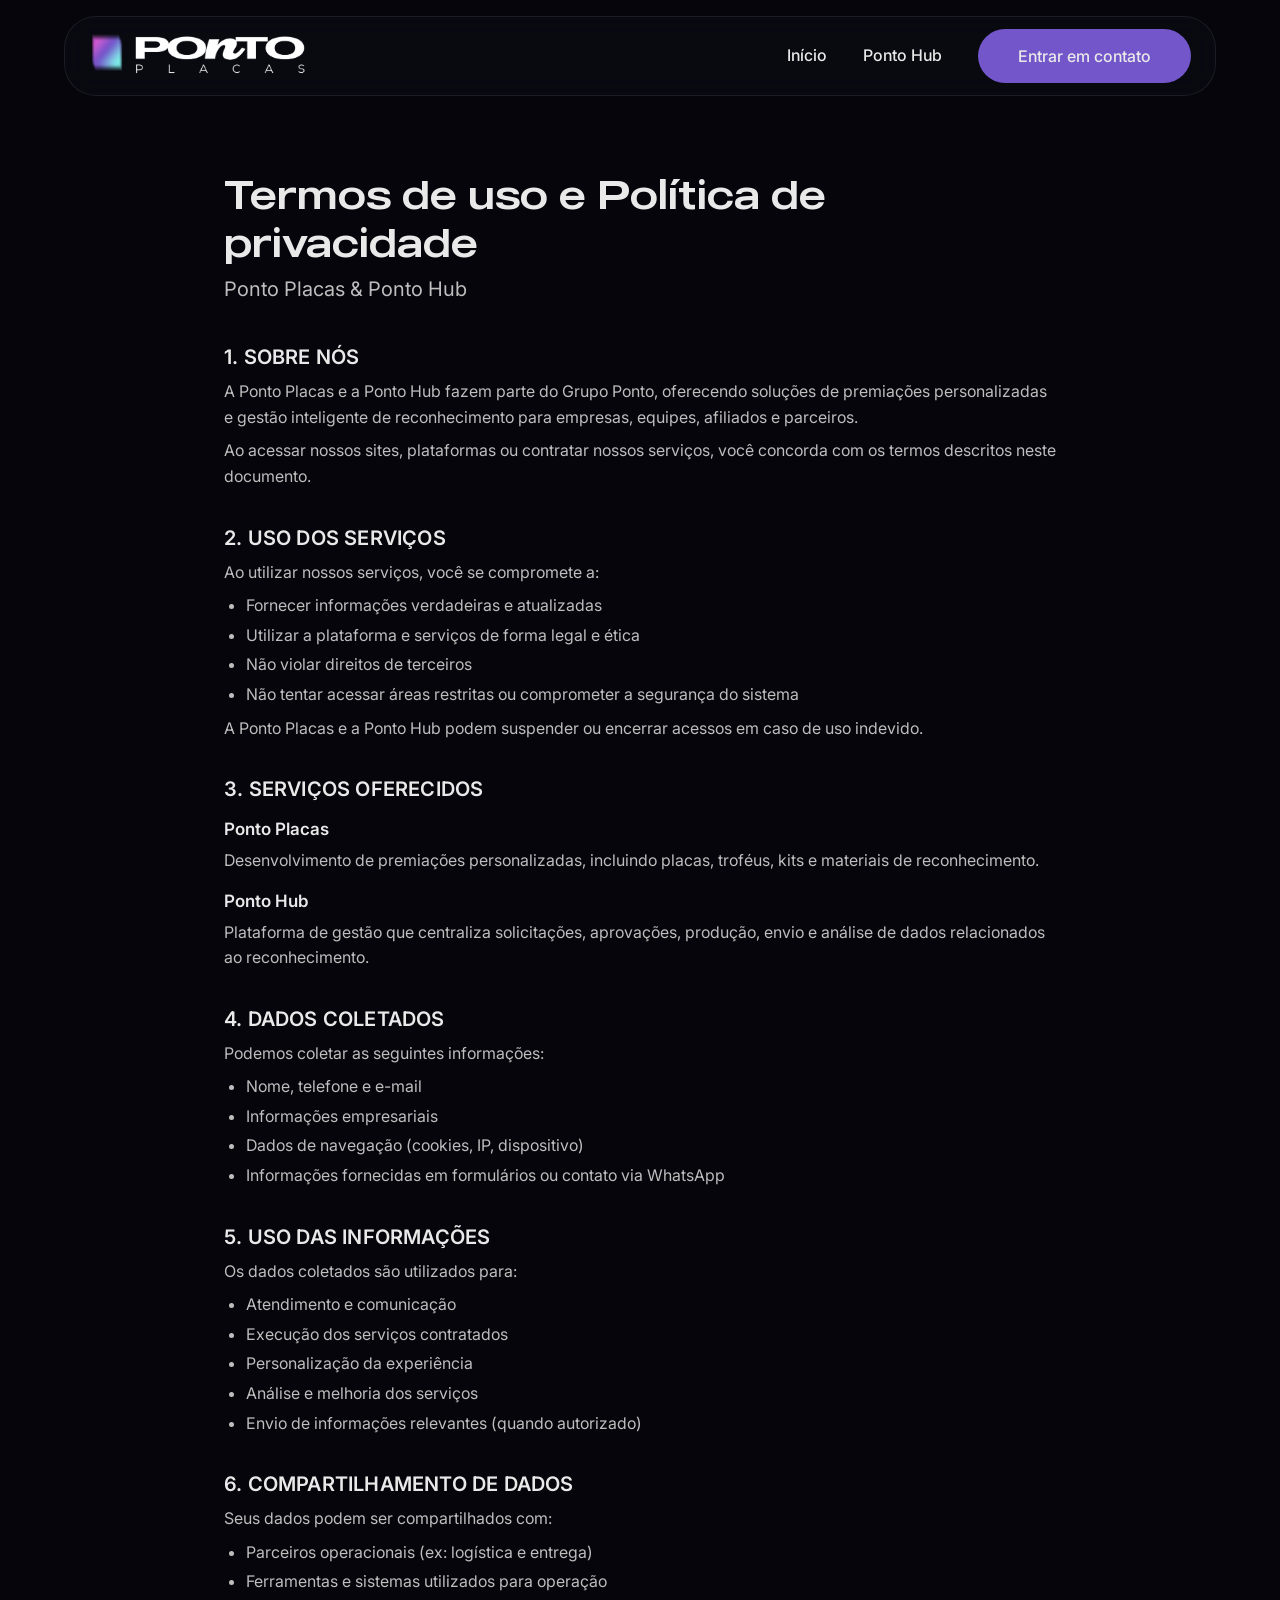
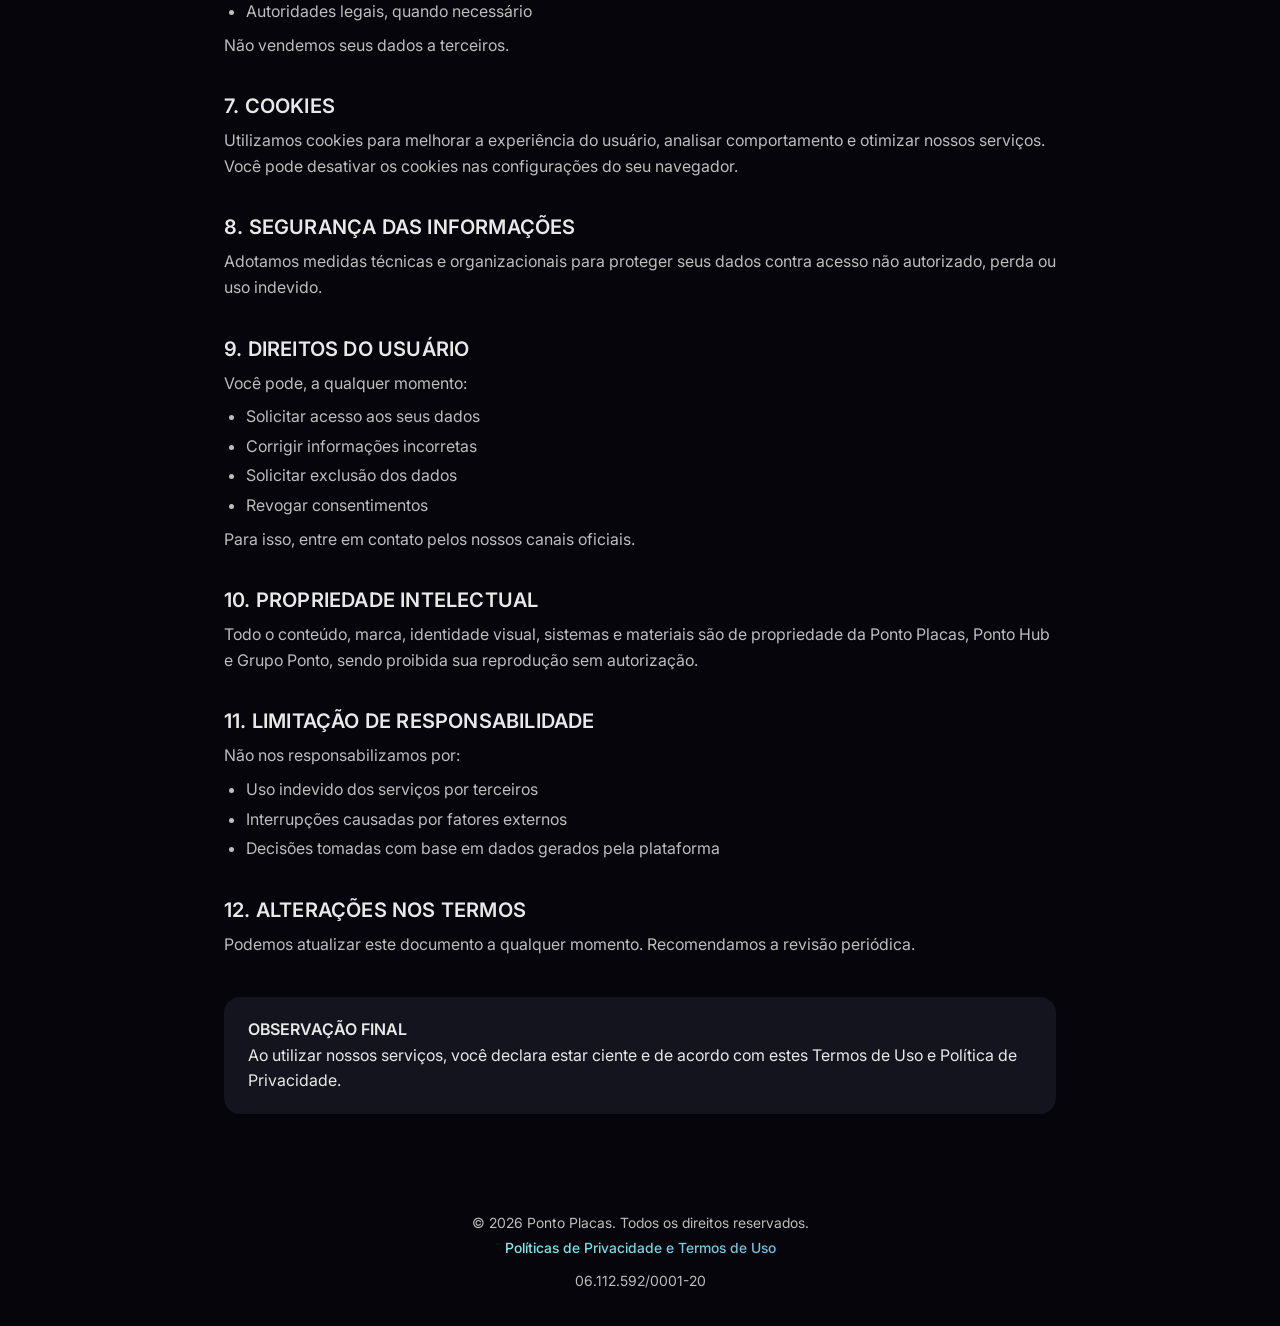
<file: termos-de-uso-e-politica-de-privacidade/index.html>
<!doctype html>
<html lang="pt-BR">
<head>
<meta charset="utf-8">
<meta name="viewport" content="width=device-width,initial-scale=1">
<title>Termos de Uso e Política de Privacidade – Ponto Placas & Ponto Hub</title>
<meta name="description" content="Termos de uso e política de privacidade da Ponto Placas e da Ponto Hub.">
<link rel="canonical" href="https://pontoplacas.com/termos-de-uso-e-politica-de-privacidade/">
<meta property="og:type" content="website">
<meta property="og:title" content="Termos de Uso e Política de Privacidade – Ponto Placas & Ponto Hub">
<meta property="og:description" content="Termos de uso e política de privacidade da Ponto Placas e da Ponto Hub.">
<meta property="og:url" content="https://pontoplacas.com/termos-de-uso-e-politica-de-privacidade/">
<meta property="og:image" content="https://pontoplacas.com/assets/img/og-ponto-placas.png">
<meta property="og:locale" content="pt_BR">
<meta name="theme-color" content="#05050b">
<link rel="icon" href="../assets/img/favicon.png">
<link rel="preload" href="../assets/fonts/MADE-Outer-Sans-Regular.woff2" as="font" type="font/woff2" crossorigin>
<link rel="preload" href="../assets/fonts/Inter_18pt-Regular.woff2" as="font" type="font/woff2" crossorigin>

<link rel="stylesheet" href="../assets/css/style.css">
<style></style>
<script>document.documentElement.classList.add('js')</script>
</head>
<body>
  <header class="site-header" id="topo">
    <a class="logo" href="../" aria-label="Ir para o início"><img src="../assets/img/logo-ponto-placas.png" alt="Ponto" width="230" height="48"></a>
    <button class="menu-toggle" aria-label="Abrir menu" aria-expanded="false" aria-controls="menu"><span></span><span></span><span></span></button>
    <nav class="nav" id="menu" aria-label="Principal">
        <a class="link" href="../">Início</a>
        <a class="link" href="../ponto-hub/">Ponto Hub</a>
        <span class="header-cta"><a class="btn btn--solido" href="https://wa.me/5551992627225?text=Oi%2C%20tudo%20bem%3F%20Vi%20o%20site%20e%20fiquei%20interessado%20em%20um%20or%C3%A7amento." target="_blank" rel="noopener"><span>Entrar em contato</span></a></span>
    </nav>
  </header>
  <main class="termos">
    <h1>Termos de uso e Política de privacidade</h1>
    <p class="sub">Ponto Placas &amp; Ponto Hub</p>

    <h2>1. SOBRE NÓS</h2>
    <p>A Ponto Placas e a Ponto Hub fazem parte do Grupo Ponto, oferecendo soluções de premiações personalizadas e gestão inteligente de reconhecimento para empresas, equipes, afiliados e parceiros.</p>
    <p>Ao acessar nossos sites, plataformas ou contratar nossos serviços, você concorda com os termos descritos neste documento.</p>

    <h2>2. USO DOS SERVIÇOS</h2>
    <p>Ao utilizar nossos serviços, você se compromete a:</p>
    <ul><li>Fornecer informações verdadeiras e atualizadas</li><li>Utilizar a plataforma e serviços de forma legal e ética</li><li>Não violar direitos de terceiros</li><li>Não tentar acessar áreas restritas ou comprometer a segurança do sistema</li></ul>
    <p>A Ponto Placas e a Ponto Hub podem suspender ou encerrar acessos em caso de uso indevido.</p>

    <h2>3. SERVIÇOS OFERECIDOS</h2>
    <h3>Ponto Placas</h3>
    <p>Desenvolvimento de premiações personalizadas, incluindo placas, troféus, kits e materiais de reconhecimento.</p>
    <h3>Ponto Hub</h3>
    <p>Plataforma de gestão que centraliza solicitações, aprovações, produção, envio e análise de dados relacionados ao reconhecimento.</p>

    <h2>4. DADOS COLETADOS</h2>
    <p>Podemos coletar as seguintes informações:</p>
    <ul><li>Nome, telefone e e-mail</li><li>Informações empresariais</li><li>Dados de navegação (cookies, IP, dispositivo)</li><li>Informações fornecidas em formulários ou contato via WhatsApp</li></ul>

    <h2>5. USO DAS INFORMAÇÕES</h2>
    <p>Os dados coletados são utilizados para:</p>
    <ul><li>Atendimento e comunicação</li><li>Execução dos serviços contratados</li><li>Personalização da experiência</li><li>Análise e melhoria dos serviços</li><li>Envio de informações relevantes (quando autorizado)</li></ul>

    <h2>6. COMPARTILHAMENTO DE DADOS</h2>
    <p>Seus dados podem ser compartilhados com:</p>
    <ul><li>Parceiros operacionais (ex: logística e entrega)</li><li>Ferramentas e sistemas utilizados para operação</li><li>Autoridades legais, quando necessário</li></ul>
    <p>Não vendemos seus dados a terceiros.</p>

    <h2>7. COOKIES</h2>
    <p>Utilizamos cookies para melhorar a experiência do usuário, analisar comportamento e otimizar nossos serviços. Você pode desativar os cookies nas configurações do seu navegador.</p>

    <h2>8. SEGURANÇA DAS INFORMAÇÕES</h2>
    <p>Adotamos medidas técnicas e organizacionais para proteger seus dados contra acesso não autorizado, perda ou uso indevido.</p>

    <h2>9. DIREITOS DO USUÁRIO</h2>
    <p>Você pode, a qualquer momento:</p>
    <ul><li>Solicitar acesso aos seus dados</li><li>Corrigir informações incorretas</li><li>Solicitar exclusão dos dados</li><li>Revogar consentimentos</li></ul>
    <p>Para isso, entre em contato pelos nossos canais oficiais.</p>

    <h2>10. PROPRIEDADE INTELECTUAL</h2>
    <p>Todo o conteúdo, marca, identidade visual, sistemas e materiais são de propriedade da Ponto Placas, Ponto Hub e Grupo Ponto, sendo proibida sua reprodução sem autorização.</p>

    <h2>11. LIMITAÇÃO DE RESPONSABILIDADE</h2>
    <p>Não nos responsabilizamos por:</p>
    <ul><li>Uso indevido dos serviços por terceiros</li><li>Interrupções causadas por fatores externos</li><li>Decisões tomadas com base em dados gerados pela plataforma</li></ul>

    <h2>12. ALTERAÇÕES NOS TERMOS</h2>
    <p>Podemos atualizar este documento a qualquer momento. Recomendamos a revisão periódica.</p>

    <p class="obs"><b>OBSERVAÇÃO FINAL</b><br>Ao utilizar nossos serviços, você declara estar ciente e de acordo com estes Termos de Uso e Política de Privacidade.</p>
  </main>
  <footer class="rodape">
      <p>© 2026 Ponto Placas. Todos os direitos reservados.<br><a href="../termos-de-uso-e-politica-de-privacidade/"><span class="gradiente">Políticas de Privacidade e Termos de Uso</span></a></p>
      <p>06.112.592/0001-20</p>
    </footer>
  <script src="../assets/js/main.js" defer></script>
</body>
</html>
</file>
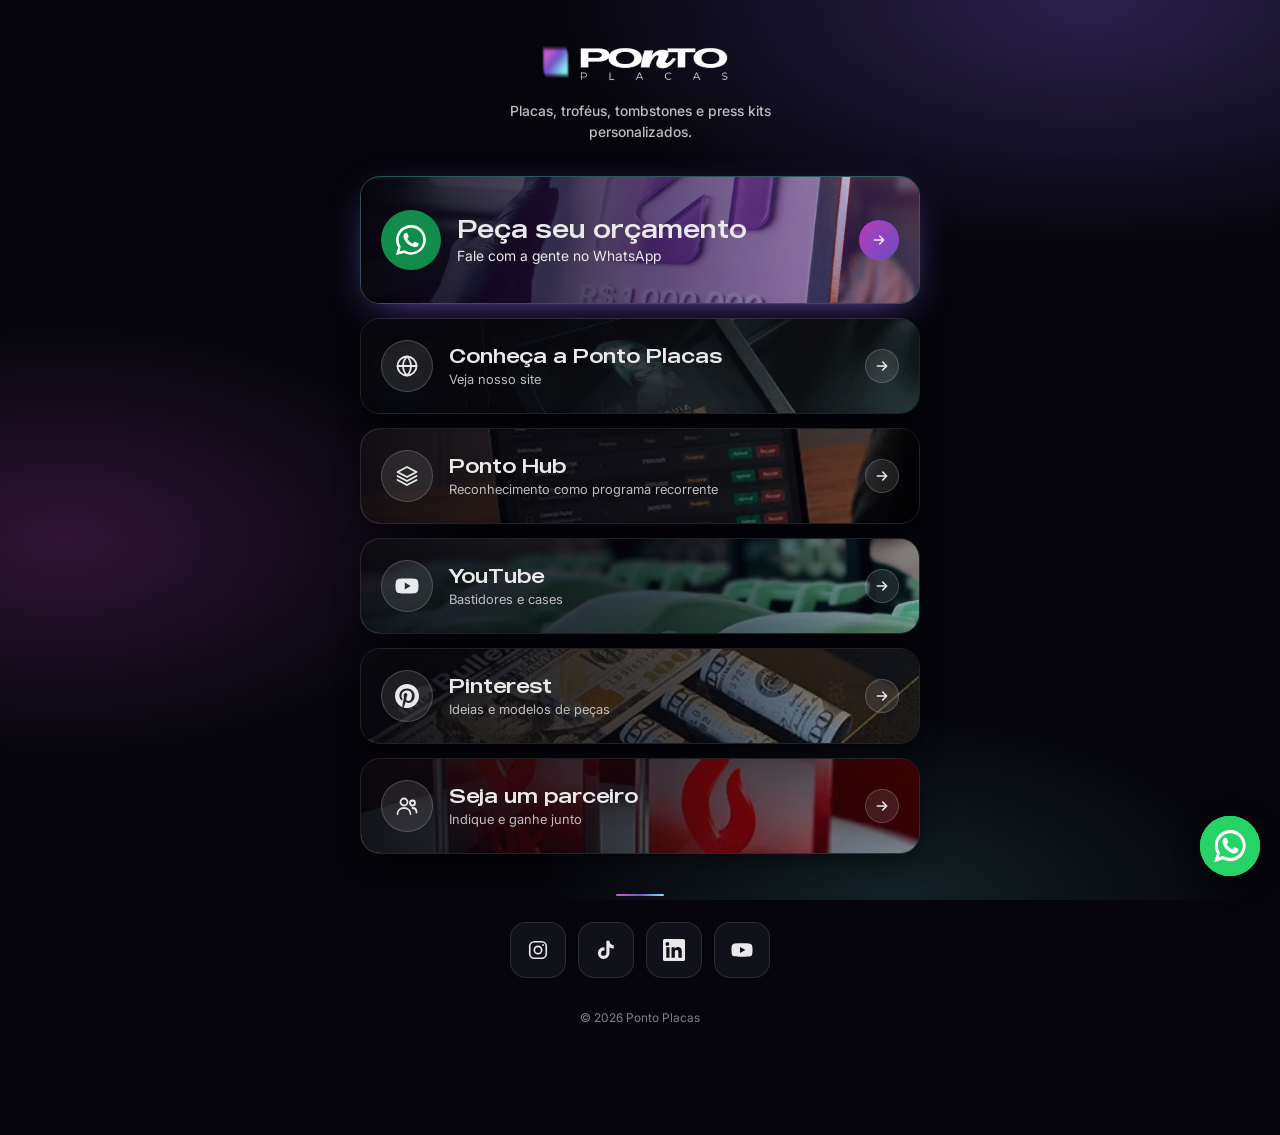
<file: site-novo/links/index.html>
<!doctype html>
<html lang="pt-BR">
<head>
<meta charset="utf-8">
<meta name="viewport" content="width=device-width,initial-scale=1">
<!-- Google tag (gtag.js): GA4 instalado direto na página -->
<script async src="https://www.googletagmanager.com/gtag/js?id=G-QSJWF97NGV"></script>
<script>
  window.dataLayer = window.dataLayer || [];
  function gtag(){dataLayer.push(arguments);}
  gtag('js', new Date());
  gtag('config', 'G-QSJWF97NGV', /[?&]debug=1/.test(location.search) ? {debug_mode: true} : {});
</script>
<!-- Google Tag Manager (não configurar GA4 de novo dentro do container: duplicaria o page_view) -->
<script>(function(w,d,s,l,i){w[l]=w[l]||[];w[l].push({'gtm.start':
new Date().getTime(),event:'gtm.js'});var f=d.getElementsByTagName(s)[0],
j=d.createElement(s),dl=l!='dataLayer'?'&l='+l:'';j.async=true;j.src=
'https://www.googletagmanager.com/gtm.js?id='+i+dl;f.parentNode.insertBefore(j,f);
})(window,document,'script','dataLayer','GTM-MQ5FSRK5');</script>
<!-- End Google Tag Manager -->
<title>Ponto Placas | Links</title>
<meta name="description" content="Placas, troféus, tombstones e press kits personalizados. Peça seu orçamento no WhatsApp.">
<meta name="robots" content="noindex">
<meta property="og:type" content="website">
<meta property="og:title" content="Ponto Placas | Links">
<meta property="og:description" content="Placas, troféus, tombstones e press kits personalizados.">
<meta property="og:image" content="https://pontoplacas.com/assets/img/og-ponto-placas.png">
<meta property="og:locale" content="pt_BR">
<meta name="theme-color" content="#05050b">
<link rel="icon" href="../assets/img/favicon.png">
<link rel="preload" href="../assets/fonts/MADE-Outer-Sans-Regular.woff2" as="font" type="font/woff2" crossorigin>
<link rel="preload" href="../assets/fonts/Inter_18pt-Regular.woff2" as="font" type="font/woff2" crossorigin>
<style>
@font-face{font-family:"Inter";font-weight:400;font-style:normal;font-display:swap;src:url("../assets/fonts/Inter_18pt-Regular.woff2") format("woff2")}
@font-face{font-family:"Inter";font-weight:500;font-style:normal;font-display:swap;src:url("../assets/fonts/Inter_18pt-Medium.woff2") format("woff2")}
@font-face{font-family:"Inter";font-weight:600;font-style:normal;font-display:swap;src:url("../assets/fonts/Inter_18pt-SemiBold.woff2") format("woff2")}
@font-face{font-family:"MADE Outer Sans";font-weight:400;font-style:normal;font-display:swap;src:url("../assets/fonts/MADE-Outer-Sans-Regular.woff2") format("woff2")}
:root{--branco:#E9E9E9;--cinza:#BEBEBE;--rosa:#D358D2;--roxo:#7356CA;--ciano:#7CEDE8;--fundo:#05050b;--linha:rgba(233,233,233,.12);
--grad:linear-gradient(135deg,#D358D2,#7356CA,#7CEDE8);--grad-btn:linear-gradient(135deg,#B63FB5 0%,#6A4BC4 100%);
--font-titulo:"MADE Outer Sans","Inter",system-ui,sans-serif;--font-texto:"Inter",system-ui,-apple-system,"Segoe UI",Roboto,sans-serif}
*,*::before,*::after{box-sizing:border-box;margin:0;padding:0}
html{-webkit-text-size-adjust:100%}
body{font-family:var(--font-texto);color:var(--cinza);-webkit-font-smoothing:antialiased;min-height:100svh;display:flex;justify-content:center;padding:44px 20px 110px;overflow-x:clip;
background:radial-gradient(60% 40% at 85% 0%,rgba(115,86,202,.35),transparent 70%),radial-gradient(45% 35% at 5% 60%,rgba(211,88,210,.2),transparent 70%),radial-gradient(40% 30% at 70% 100%,rgba(124,237,232,.12),transparent 70%),var(--fundo);background-attachment:fixed}
img,svg{display:block;max-width:100%}
a{color:inherit;text-decoration:none}
:focus-visible{outline:2px solid var(--ciano);outline-offset:3px;border-radius:6px}
.sr-only{position:absolute;width:1px;height:1px;margin:-1px;overflow:hidden;clip:rect(0 0 0 0);white-space:nowrap;border:0}
.container{width:100%;max-width:560px;display:flex;flex-direction:column;align-items:center}
.logo{width:200px;height:auto;margin-bottom:14px}
.tagline{font-size:14px;font-weight:500;color:var(--cinza);text-align:center;margin-bottom:34px;max-width:360px;line-height:1.5}
.links{width:100%;display:flex;flex-direction:column;gap:14px;margin-bottom:40px}
.card{position:relative;display:block;width:100%;height:96px;border-radius:20px;overflow:hidden;border:1px solid var(--linha);box-shadow:0 6px 24px rgba(0,0,0,.5);-webkit-tap-highlight-color:transparent;transition:transform .25s,box-shadow .25s,border-color .25s}
.card:hover{transform:translateY(-2px);border-color:rgba(124,237,232,.4);box-shadow:0 12px 32px -12px rgba(124,237,232,.4),0 10px 30px -12px rgba(115,86,202,.8)}
.card:active{transform:scale(.98)}
.card-bg{position:absolute;inset:0;width:100%;height:100%;object-fit:cover}
.card-overlay{position:absolute;inset:0;background:linear-gradient(to right,rgba(5,5,11,.92) 0%,rgba(5,5,11,.7) 55%,rgba(5,5,11,.3) 100%)}
.card-content{position:relative;z-index:2;height:100%;display:flex;align-items:center;gap:16px;padding:0 20px}
.card-icon{width:52px;height:52px;border-radius:50%;flex-shrink:0;display:flex;align-items:center;justify-content:center;background:rgba(233,233,233,.1);border:1.5px solid rgba(233,233,233,.2);color:var(--branco)}
.card-icon svg{width:24px;height:24px}
.card-text{flex:1;min-width:0}
.card-title{font-family:var(--font-titulo);font-size:20px;line-height:1.2;color:var(--branco);font-weight:400}
.card-sub{font-size:13px;color:var(--cinza);line-height:1.4;margin-top:2px}
.card-arrow{flex-shrink:0;width:34px;height:34px;border-radius:50%;display:flex;align-items:center;justify-content:center;background:rgba(233,233,233,.1);border:1px solid rgba(233,233,233,.2);color:var(--branco)}
.card-arrow svg{width:16px;height:16px}
/* principal */
.card--main{height:128px;border-color:rgba(124,237,232,.35);box-shadow:0 12px 40px -14px rgba(115,86,202,.9),0 6px 24px rgba(0,0,0,.5)}
.card--main .card-overlay{background:linear-gradient(to right,rgba(5,5,11,.9) 0%,rgba(40,20,80,.65) 55%,rgba(115,86,202,.25) 100%)}
.card--main .card-icon{width:60px;height:60px;background:#128C4B;border-color:transparent;color:#fff}
.card--main .card-icon svg{width:30px;height:30px}
.card--main .card-title{font-size:25px}
.card--main .card-sub{font-size:14px;color:var(--branco)}
.card--main .card-arrow{width:40px;height:40px;background:var(--grad-btn);border-color:transparent}
.divider{width:48px;height:2px;border-radius:2px;background:var(--grad);margin-bottom:26px}
.socials{display:flex;gap:12px;margin-bottom:32px}
.social-btn{width:56px;height:56px;border-radius:16px;display:flex;align-items:center;justify-content:center;background:rgba(20,20,30,.8);border:1px solid var(--linha);color:var(--branco);transition:transform .2s,border-color .2s,background .2s;-webkit-tap-highlight-color:transparent}
.social-btn svg{width:22px;height:22px}
.social-btn:hover{border-color:var(--ciano);background:rgba(115,86,202,.3);transform:translateY(-2px)}
.social-btn:active{transform:scale(.94)}
.footer{font-size:12px;color:rgba(233,233,233,.55)}
.wa-btn{position:fixed;right:20px;bottom:24px;z-index:50;width:60px;height:60px;border-radius:50%;background:#25D366;color:#fff;display:grid;place-items:center;box-shadow:0 6px 24px rgba(0,0,0,.5);transition:transform .2s,box-shadow .2s}
.wa-btn::before,.wa-btn::after{content:"";position:absolute;inset:0;border-radius:50%;background:#25D366;z-index:-1;animation:wa-pulse 2.4s ease-out infinite}
.wa-btn::after{animation-delay:1.2s}
.wa-btn svg{width:32px;height:32px}
.wa-btn:hover{transform:scale(1.08)}
.wa-btn:active{transform:scale(.95)}
@keyframes wa-pulse{0%{transform:scale(1);opacity:.55}100%{transform:scale(1.7);opacity:0}}
@media (prefers-reduced-motion:reduce){.wa-btn::before,.wa-btn::after{animation:none;opacity:0}}
@media (max-width:400px){.card-title{font-size:18px}.card--main .card-title{font-size:22px}.card-content{padding:0 16px;gap:12px}.socials{gap:10px}.social-btn{width:52px;height:52px}}
@media (prefers-reduced-motion:no-preference){
.logo,.tagline,.card,.divider,.socials,.footer{opacity:0;transform:translateY(14px);animation:entra .6s cubic-bezier(.2,.7,.2,1) forwards;animation-delay:calc(var(--i,0)*80ms)}
@keyframes entra{to{opacity:1;transform:none}}
/* brilho passando no card principal (mesmo efeito do Green Week da Belnic) */
.card--main::after{content:"";position:absolute;inset:0 auto 0 0;width:35%;z-index:3;background:linear-gradient(90deg,transparent,rgba(255,255,255,.22),transparent);transform:translateX(-120%) skewX(-20deg);animation:brilho 5s ease-in-out 1.5s infinite;pointer-events:none}
@keyframes brilho{0%,75%{transform:translateX(-120%) skewX(-20deg)}100%{transform:translateX(320%) skewX(-20deg)}}
}
@media (prefers-reduced-motion:reduce){*{transition:none!important;animation:none!important}}
</style>
</head>
<body data-pagina="links">
<!-- Google Tag Manager (noscript) -->
<noscript><iframe src="https://www.googletagmanager.com/ns.html?id=GTM-MQ5FSRK5" height="0" width="0" style="display:none;visibility:hidden"></iframe></noscript>
<!-- End Google Tag Manager (noscript) -->
<div class="container">
  <h1 class="sr-only">Links da Ponto Placas</h1>
  <img class="logo" style="--i:0" src="../assets/img/logo-ponto-placas.png" width="230" height="48" alt="Ponto Placas">
  <p class="tagline" style="--i:1">Placas, troféus, tombstones e press kits personalizados.</p>

  <div class="links">
    <a class="card card--main" style="--i:2" href="https://wa.me/5551992627225?text=Oi!%20Vim%20pela%20p%C3%A1gina%20de%20links%20e%20quero%20um%20or%C3%A7amento." target="_blank" rel="noopener">
      <img class="card-bg" src="../assets/img/prod-placa-premiacao.webp" alt="" loading="eager">
      <div class="card-overlay"></div>
      <div class="card-content">
        <div class="card-icon"><svg viewBox="0 0 24 24" fill="currentColor" aria-hidden="true"><path d="M20.5 3.5A11.8 11.8 0 0 0 12 0C5.4 0 .1 5.3.1 11.9c0 2.1.5 4.1 1.6 5.9L0 24l6.4-1.7a11.9 11.9 0 0 0 5.6 1.4c6.6 0 11.9-5.3 11.9-11.9 0-3.2-1.2-6.2-3.4-8.3zM12 21.7c-1.8 0-3.5-.5-5-1.4l-.4-.2-3.800 1 1-3.700-.2-.4a9.800 9.800 0 0 1-1.500-5.200C2.100 6.500 6.500 2.100 12 2.100c2.600 0 5.100 1 6.900 2.900a9.700 9.700 0 0 1 2.900 6.900c0 5.400-4.400 9.800-9.800 9.800zm5.400-7.300c-.3-.1-1.800-.9-2-1-.3-.1-.5-.1-.7.1l-.9 1.100c-.2.200-.3.200-.6.100-1.800-.9-2.900-1.600-4.100-3.600-.3-.5.3-.5.900-1.600.1-.2 0-.4 0-.5l-.9-2.200c-.2-.6-.5-.5-.7-.5h-.6c-.2 0-.5.1-.8.400-.3.300-1 1-1 2.500s1.100 2.900 1.200 3.100c.1.200 2.100 3.200 5.100 4.500 1.900.8 2.600.9 3.600.7.600-.1 1.800-.7 2-1.400.3-.7.300-1.300.2-1.400-.1-.2-.3-.3-.6-.4z"/></svg></div>
        <div class="card-text"><p class="card-title">Peça seu orçamento</p><p class="card-sub">Fale com a gente no WhatsApp</p></div>
        <div class="card-arrow"><svg viewBox="0 0 24 24" fill="none" stroke="currentColor" stroke-width="2.4" stroke-linecap="round" stroke-linejoin="round" aria-hidden="true"><path d="M5 12h14M13 6l6 6-6 6"/></svg></div>
      </div>
    </a>

    <a class="card" style="--i:3" href="../">
      <img class="card-bg" src="../assets/img/galeria-3.webp" alt="" loading="lazy">
      <div class="card-overlay"></div>
      <div class="card-content">
        <div class="card-icon"><svg viewBox="0 0 24 24" fill="none" stroke="currentColor" stroke-width="1.8" stroke-linecap="round" stroke-linejoin="round" aria-hidden="true"><circle cx="12" cy="12" r="9.500"/><path d="M2.500 12h19M12 2.500c2.600 2.700 4 6 4 9.500s-1.400 6.800-4 9.500c-2.600-2.700-4-6-4-9.500s1.400-6.800 4-9.500z"/></svg></div>
        <div class="card-text"><p class="card-title">Conheça a Ponto Placas</p><p class="card-sub">Veja nosso site</p></div>
        <div class="card-arrow"><svg viewBox="0 0 24 24" fill="none" stroke="currentColor" stroke-width="2.4" stroke-linecap="round" stroke-linejoin="round" aria-hidden="true"><path d="M5 12h14M13 6l6 6-6 6"/></svg></div>
      </div>
    </a>

    <a class="card" style="--i:4" href="../../ponto-hub/">
      <img class="card-bg" src="../assets/img/hub-aprovacao.webp" alt="" loading="lazy">
      <div class="card-overlay"></div>
      <div class="card-content">
        <div class="card-icon"><svg viewBox="0 0 24 24" fill="none" stroke="currentColor" stroke-width="1.8" stroke-linecap="round" stroke-linejoin="round" aria-hidden="true"><path d="M12 3 2.500 8 12 13l9.500-5L12 3z"/><path d="m2.500 12 9.500 5 9.500-5M2.500 16l9.500 5 9.500-5"/></svg></div>
        <div class="card-text"><p class="card-title">Ponto Hub</p><p class="card-sub">Reconhecimento como programa recorrente</p></div>
        <div class="card-arrow"><svg viewBox="0 0 24 24" fill="none" stroke="currentColor" stroke-width="2.4" stroke-linecap="round" stroke-linejoin="round" aria-hidden="true"><path d="M5 12h14M13 6l6 6-6 6"/></svg></div>
      </div>
    </a>

    <a class="card" style="--i:5" href="https://www.youtube.com/@PontoPlacas" target="_blank" rel="noopener">
      <img class="card-bg" src="../assets/img/prod-trofeus.webp" alt="" loading="lazy">
      <div class="card-overlay"></div>
      <div class="card-content">
        <div class="card-icon"><svg viewBox="0 0 24 24" fill="currentColor" aria-hidden="true"><path d="M23 7.200a3 3 0 0 0-2.100-2.100C19 4.600 12 4.600 12 4.600s-7 0-8.900.5A3 3 0 0 0 1 7.200C.5 9.100.5 12 .5 12s0 2.900.5 4.800a3 3 0 0 0 2.100 2.100c1.900.5 8.900.5 8.900.5s7 0 8.900-.5a3 3 0 0 0 2.100-2.100c.5-1.900.5-4.800.5-4.800s0-2.900-.5-4.800zM9.800 15.400V8.600l5.900 3.400-5.900 3.400z"/></svg></div>
        <div class="card-text"><p class="card-title">YouTube</p><p class="card-sub">Bastidores e cases</p></div>
        <div class="card-arrow"><svg viewBox="0 0 24 24" fill="none" stroke="currentColor" stroke-width="2.4" stroke-linecap="round" stroke-linejoin="round" aria-hidden="true"><path d="M5 12h14M13 6l6 6-6 6"/></svg></div>
      </div>
    </a>

    <a class="card" style="--i:6" href="https://br.pinterest.com/marketingpontoplacas" target="_blank" rel="noopener">
      <img class="card-bg" src="../assets/img/galeria-5.webp" alt="" loading="lazy">
      <div class="card-overlay"></div>
      <div class="card-content">
        <div class="card-icon"><svg viewBox="0 0 24 24" fill="currentColor" aria-hidden="true"><path d="M12 0C5.400 0 0 5.400 0 12c0 5.100 3.200 9.400 7.600 11.200-.1-.9-.2-2.400 0-3.400l1.400-6s-.4-.7-.4-1.800c0-1.700 1-2.900 2.200-2.900 1 0 1.500.8 1.500 1.700 0 1-.7 2.600-1 4-.3 1.200.6 2.200 1.800 2.200 2.100 0 3.800-2.200 3.800-5.500 0-2.900-2.100-4.900-5-4.900-3.400 0-5.400 2.600-5.400 5.200 0 1 .4 2.100.9 2.700.1.100.1.200.1.300l-.3 1.400c-.1.200-.2.300-.4.200-1.500-.7-2.400-2.900-2.400-4.600 0-3.800 2.700-7.300 7.900-7.300 4.200 0 7.400 3 7.400 6.900 0 4.100-2.600 7.500-6.200 7.500-1.200 0-2.400-.6-2.800-1.400l-.7 2.800c-.3 1-1 2.400-1.500 3.100 1.100.4 2.300.5 3.500.5 6.600 0 12-5.400 12-12S18.600 0 12 0z"/></svg></div>
        <div class="card-text"><p class="card-title">Pinterest</p><p class="card-sub">Ideias e modelos de peças</p></div>
        <div class="card-arrow"><svg viewBox="0 0 24 24" fill="none" stroke="currentColor" stroke-width="2.4" stroke-linecap="round" stroke-linejoin="round" aria-hidden="true"><path d="M5 12h14M13 6l6 6-6 6"/></svg></div>
      </div>
    </a>

    <a class="card" style="--i:7" href="https://wa.me/5551992627225?text=Oi!%20Quero%20ser%20parceiro%20da%20Ponto%20Placas." target="_blank" rel="noopener">
      <img class="card-bg" src="../assets/img/prod-tombstones.webp" alt="" loading="lazy">
      <div class="card-overlay"></div>
      <div class="card-content">
        <div class="card-icon"><svg viewBox="0 0 24 24" fill="none" stroke="currentColor" stroke-width="1.8" stroke-linecap="round" stroke-linejoin="round" aria-hidden="true"><circle cx="9" cy="8" r="3.500"/><path d="M2.500 20c0-3.600 2.900-6 6.500-6s6.500 2.400 6.500 6"/><circle cx="17.500" cy="9" r="2.500"/><path d="M17.500 14c2.500 0 4 1.800 4 4.500"/></svg></div>
        <div class="card-text"><p class="card-title">Seja um parceiro</p><p class="card-sub">Indique e ganhe junto</p></div>
        <div class="card-arrow"><svg viewBox="0 0 24 24" fill="none" stroke="currentColor" stroke-width="2.4" stroke-linecap="round" stroke-linejoin="round" aria-hidden="true"><path d="M5 12h14M13 6l6 6-6 6"/></svg></div>
      </div>
    </a>
  </div>

  <div class="divider" style="--i:8"></div>

  <div class="socials" style="--i:9">
    <a class="social-btn" href="https://www.instagram.com/ponto.placas/" target="_blank" rel="noopener" aria-label="Instagram da Ponto Placas"><svg viewBox="0 0 24 24" fill="none" stroke="currentColor" stroke-width="1.8" stroke-linecap="round" stroke-linejoin="round" aria-hidden="true"><rect x="3" y="3" width="18" height="18" rx="5"/><circle cx="12" cy="12" r="4"/><circle cx="17.500" cy="6.500" r="1" fill="currentColor" stroke="none"/></svg></a>
    <a class="social-btn" href="https://www.tiktok.com/@ponto_placas" target="_blank" rel="noopener" aria-label="TikTok da Ponto Placas"><svg viewBox="0 0 24 24" fill="currentColor" aria-hidden="true"><path d="M19.600 6.700a4.800 4.800 0 0 1-3.800-4.200V2h-3.400v13.400a2.900 2.900 0 1 1-2-2.700V9.200a6.300 6.300 0 1 0 5.400 6.200V8.900a8.100 8.100 0 0 0 4.700 1.500V7a4.800 4.800 0 0 1-.9-.3z"/></svg></a>
    <a class="social-btn" href="https://www.linkedin.com/company/ponto-placas/" target="_blank" rel="noopener" aria-label="LinkedIn da Ponto Placas"><svg viewBox="0 0 24 24" fill="currentColor" aria-hidden="true"><path d="M20.400 20.500h-3.600v-5.600c0-1.300 0-3-1.800-3s-2.100 1.400-2.100 2.900v5.700H9.300V9h3.400v1.600h.1c.5-.9 1.600-1.800 3.400-1.800 3.600 0 4.300 2.400 4.300 5.500v6.200zM5.300 7.400a2.100 2.100 0 1 1 0-4.100 2.100 2.100 0 0 1 0 4.100zM7.100 20.500H3.600V9h3.500v11.500zM22.200 0H1.800C.8 0 0 .8 0 1.700v20.600c0 .9.800 1.700 1.800 1.700h20.400c1 0 1.800-.8 1.800-1.700V1.700C24 .8 23.200 0 22.200 0z"/></svg></a>
    <a class="social-btn" href="https://www.youtube.com/@PontoPlacas" target="_blank" rel="noopener" aria-label="YouTube da Ponto Placas"><svg viewBox="0 0 24 24" fill="currentColor" aria-hidden="true"><path d="M23 7.200a3 3 0 0 0-2.100-2.100C19 4.600 12 4.600 12 4.600s-7 0-8.900.5A3 3 0 0 0 1 7.200C.5 9.100.5 12 .5 12s0 2.900.5 4.800a3 3 0 0 0 2.100 2.100c1.900.5 8.900.5 8.900.5s7 0 8.900-.5a3 3 0 0 0 2.100-2.100c.5-1.900.5-4.800.5-4.800s0-2.900-.5-4.800zM9.800 15.400V8.600l5.900 3.400-5.900 3.400z"/></svg></a>
  </div>

  <p class="footer" style="--i:10">© 2026 Ponto Placas</p>
</div>

<a class="wa-btn" href="https://wa.me/5551992627225?text=Oi!%20Vim%20pela%20p%C3%A1gina%20de%20links%20e%20quero%20um%20or%C3%A7amento." target="_blank" rel="noopener" aria-label="Falar no WhatsApp"><svg viewBox="318 35 646 658" aria-hidden="true"><g transform="translate(0,720) scale(0.1,-0.1)" fill="currentColor"><path d="M6255 6844 c-540 -35 -1107 -229 -1555 -532 -473 -320 -848 -752 -1091 -1256 -133 -276 -216 -536 -273 -856 -43 -240 -52 -602 -22 -880 40 -374 177 -822 362 -1188 l53 -103 -123 -367 c-68 -202 -191 -570 -274 -818 -84 -249 -152 -459 -152 -469 0 -9 13 -22 29 -28 26 -10 29 -14 24 -45 -6 -32 -5 -34 18 -27 41 13 936 298 1314 420 198 63 368 115 378 115 9 0 52 -17 95 -39 366 -184 756 -294 1171 -332 164 -14 498 -7 659 16 954 132 1766 659 2266 1468 163 264 318 632 401 952 79 307 117 688 96 982 -54 781 -356 1473 -881 2017 -509 527 -1157 853 -1895 952 -108 14 -482 26 -600 18z m391 -684 c357 -29 650 -108 959 -259 419 -206 770 -514 1030 -906 200 -301 323 -625 371 -979 23 -168 23 -508 0 -680 -163 -1209 -1161 -2141 -2372 -2217 -427 -26 -824 44 -1212 214 -107 47 -284 143 -339 183 -17 13 -39 24 -49 24 -9 0 -222 -65 -472 -145 -250 -80 -456 -145 -457 -143 -2 2 62 197 141 433 79 237 144 442 144 458 0 16 -18 53 -44 90 -418 599 -554 1426 -351 2127 45 152 82 245 155 390 200 391 505 732 880 982 473 316 1064 472 1616 428z"/><path d="M5323 5236 c-23 -7 -56 -23 -75 -34 -51 -32 -199 -190 -245 -262 -147 -229 -180 -534 -92 -832 67 -225 149 -397 299 -629 190 -292 313 -450 510 -653 296 -305 545 -476 927 -635 282 -118 490 -185 607 -197 81 -8 258 20 362 58 144 52 309 168 373 262 64 96 130 313 138 457 l6 95 -31 36 c-22 24 -112 78 -294 176 -432 232 -487 254 -555 218 -17 -8 -81 -73 -141 -143 -178 -207 -215 -243 -245 -243 -38 0 -287 127 -403 205 -135 92 -223 166 -334 281 -132 137 -275 333 -355 486 l-18 36 72 79 c95 101 134 162 172 268 39 108 37 141 -20 290 -51 133 -92 243 -163 434 -58 157 -101 221 -161 240 -57 17 -287 22 -334 7z"/></g></svg></a>
<script src="../assets/js/atribuicao.js?v=1" defer></script>
<script src="../assets/js/tracking.js?v=3" defer></script>
</body>
</html>
</file>
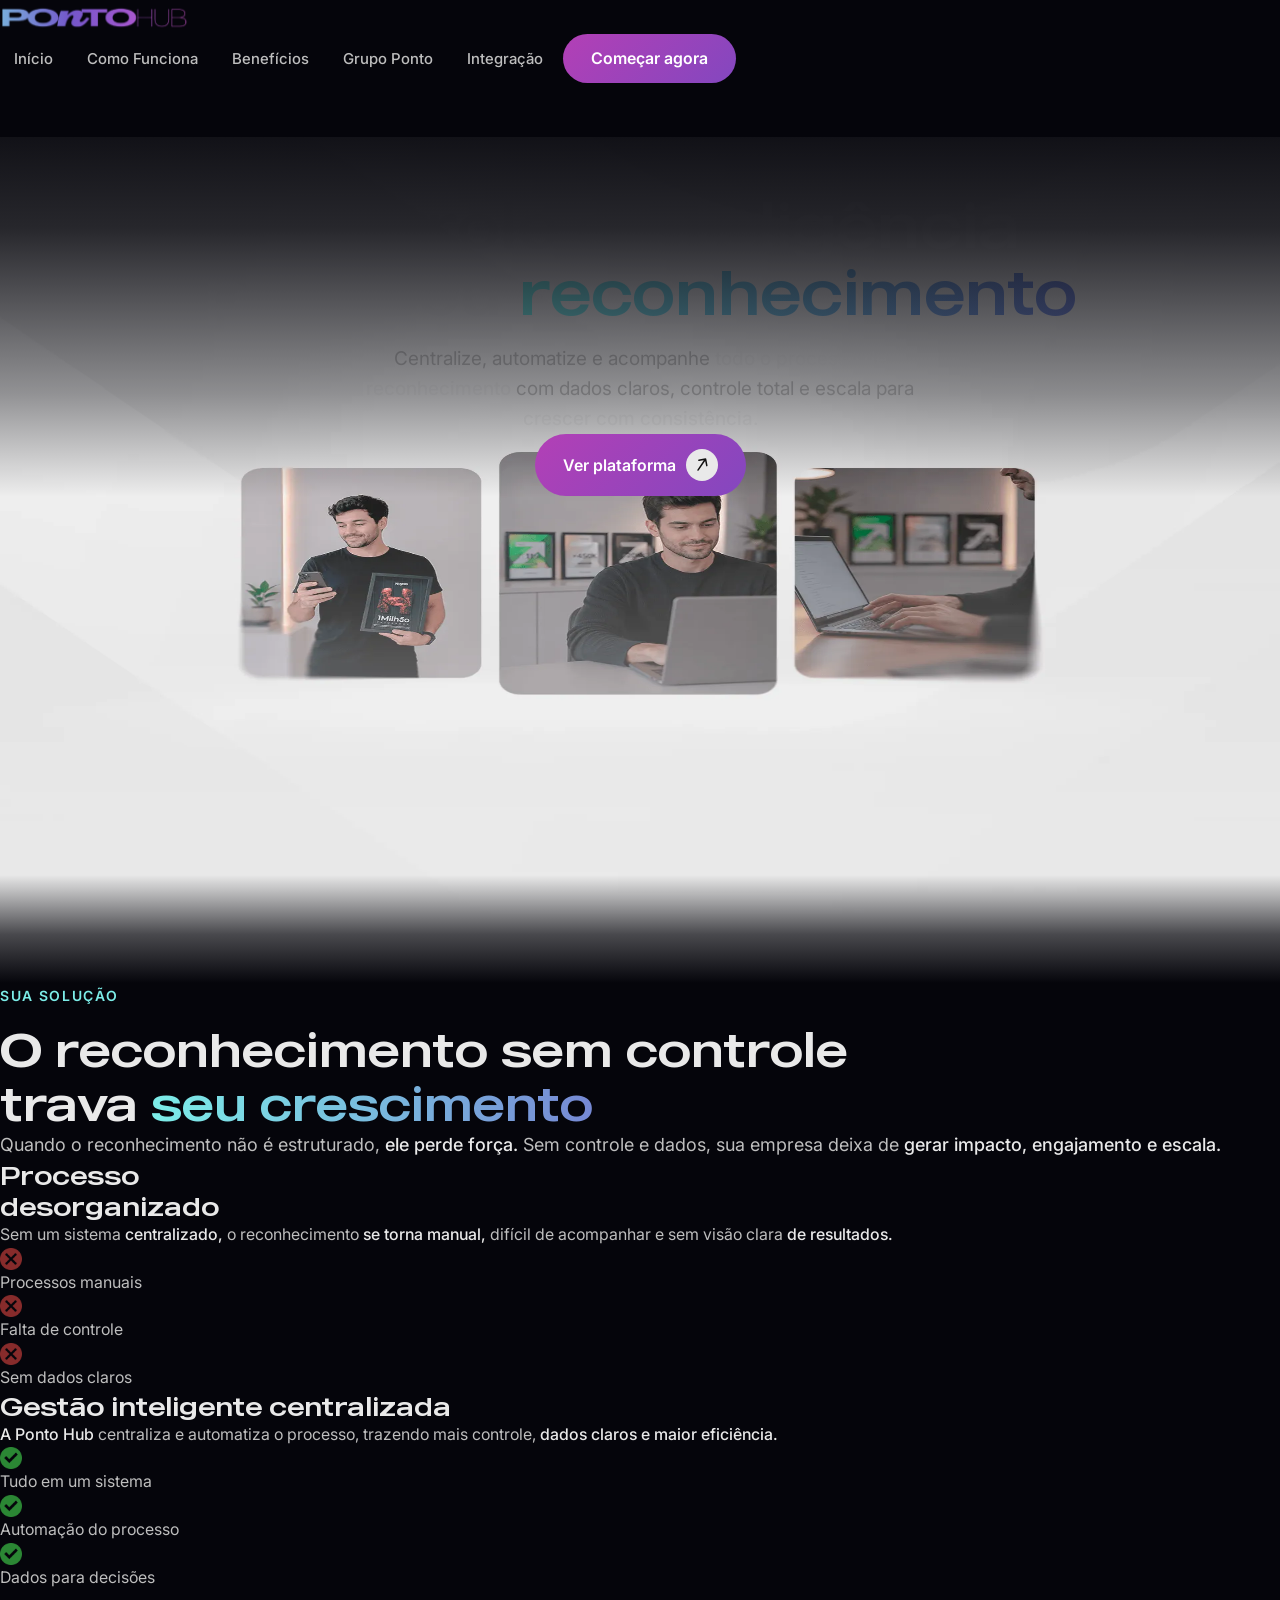
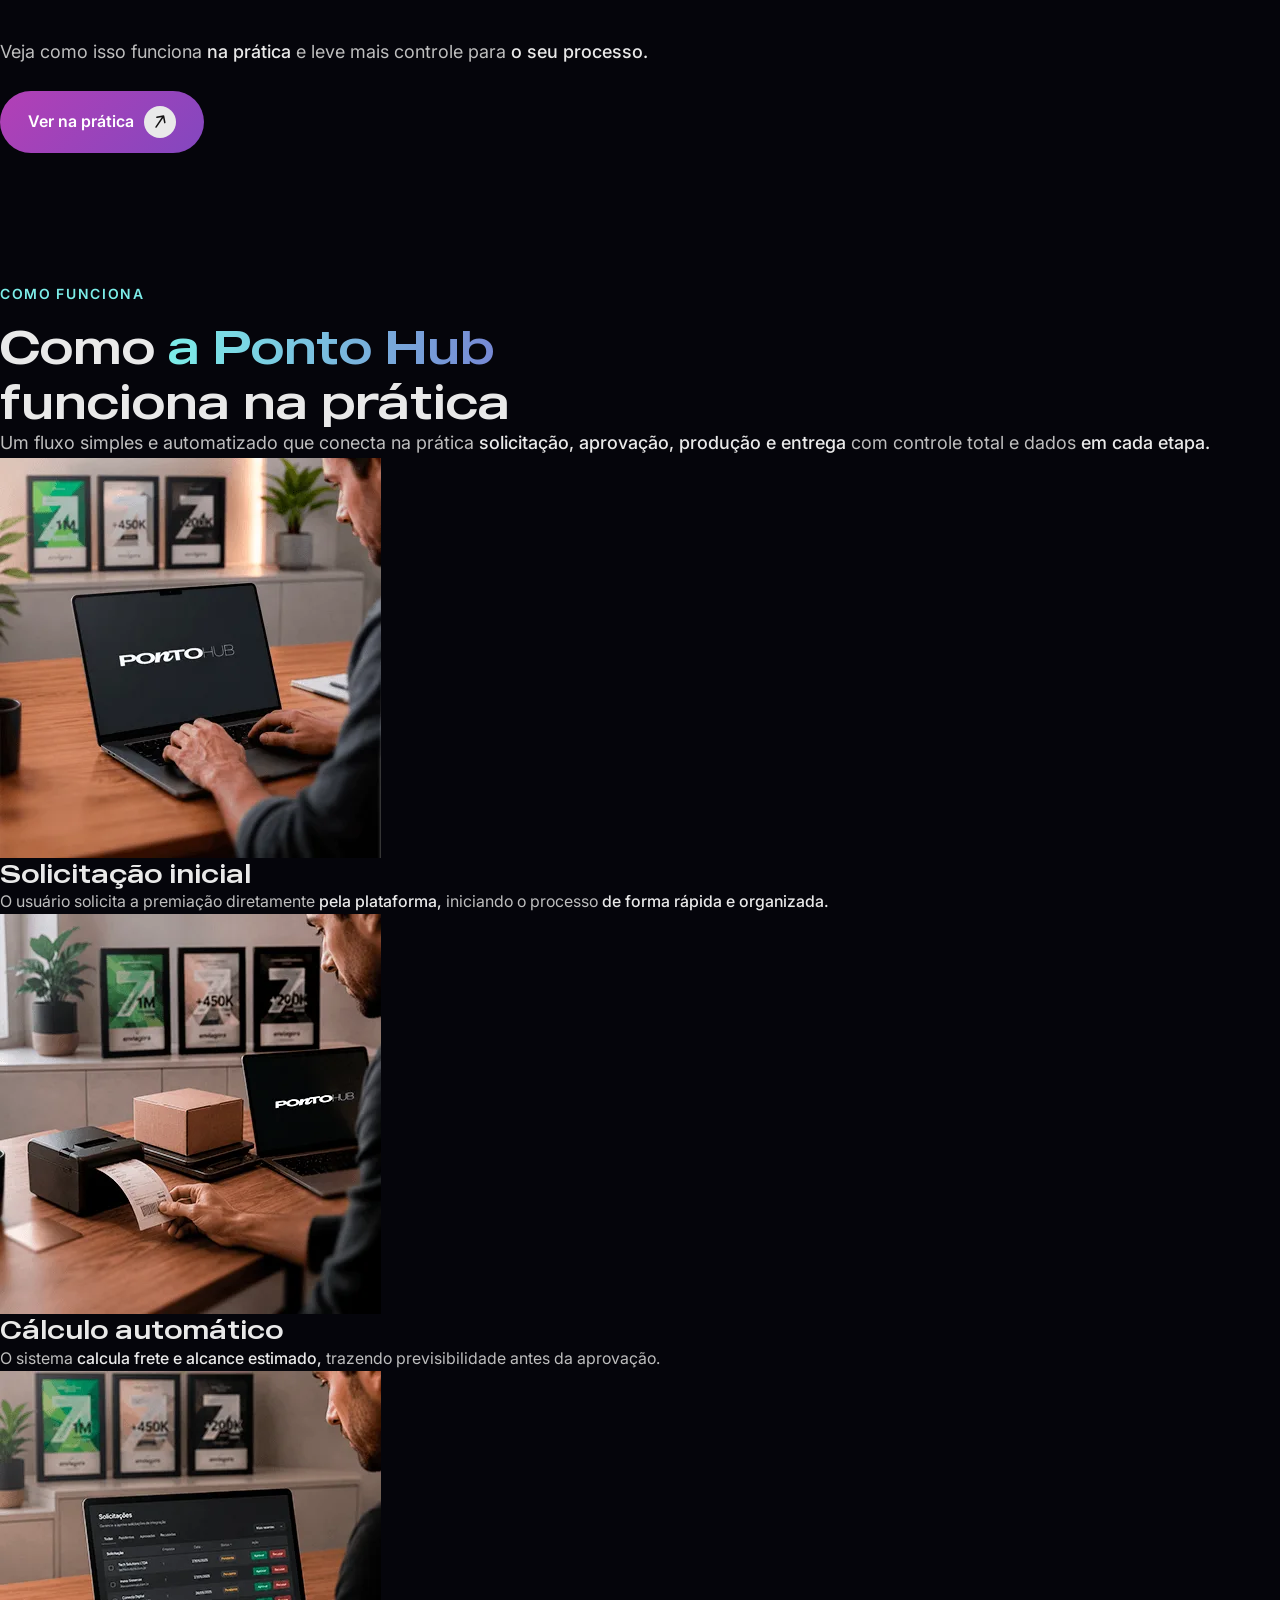
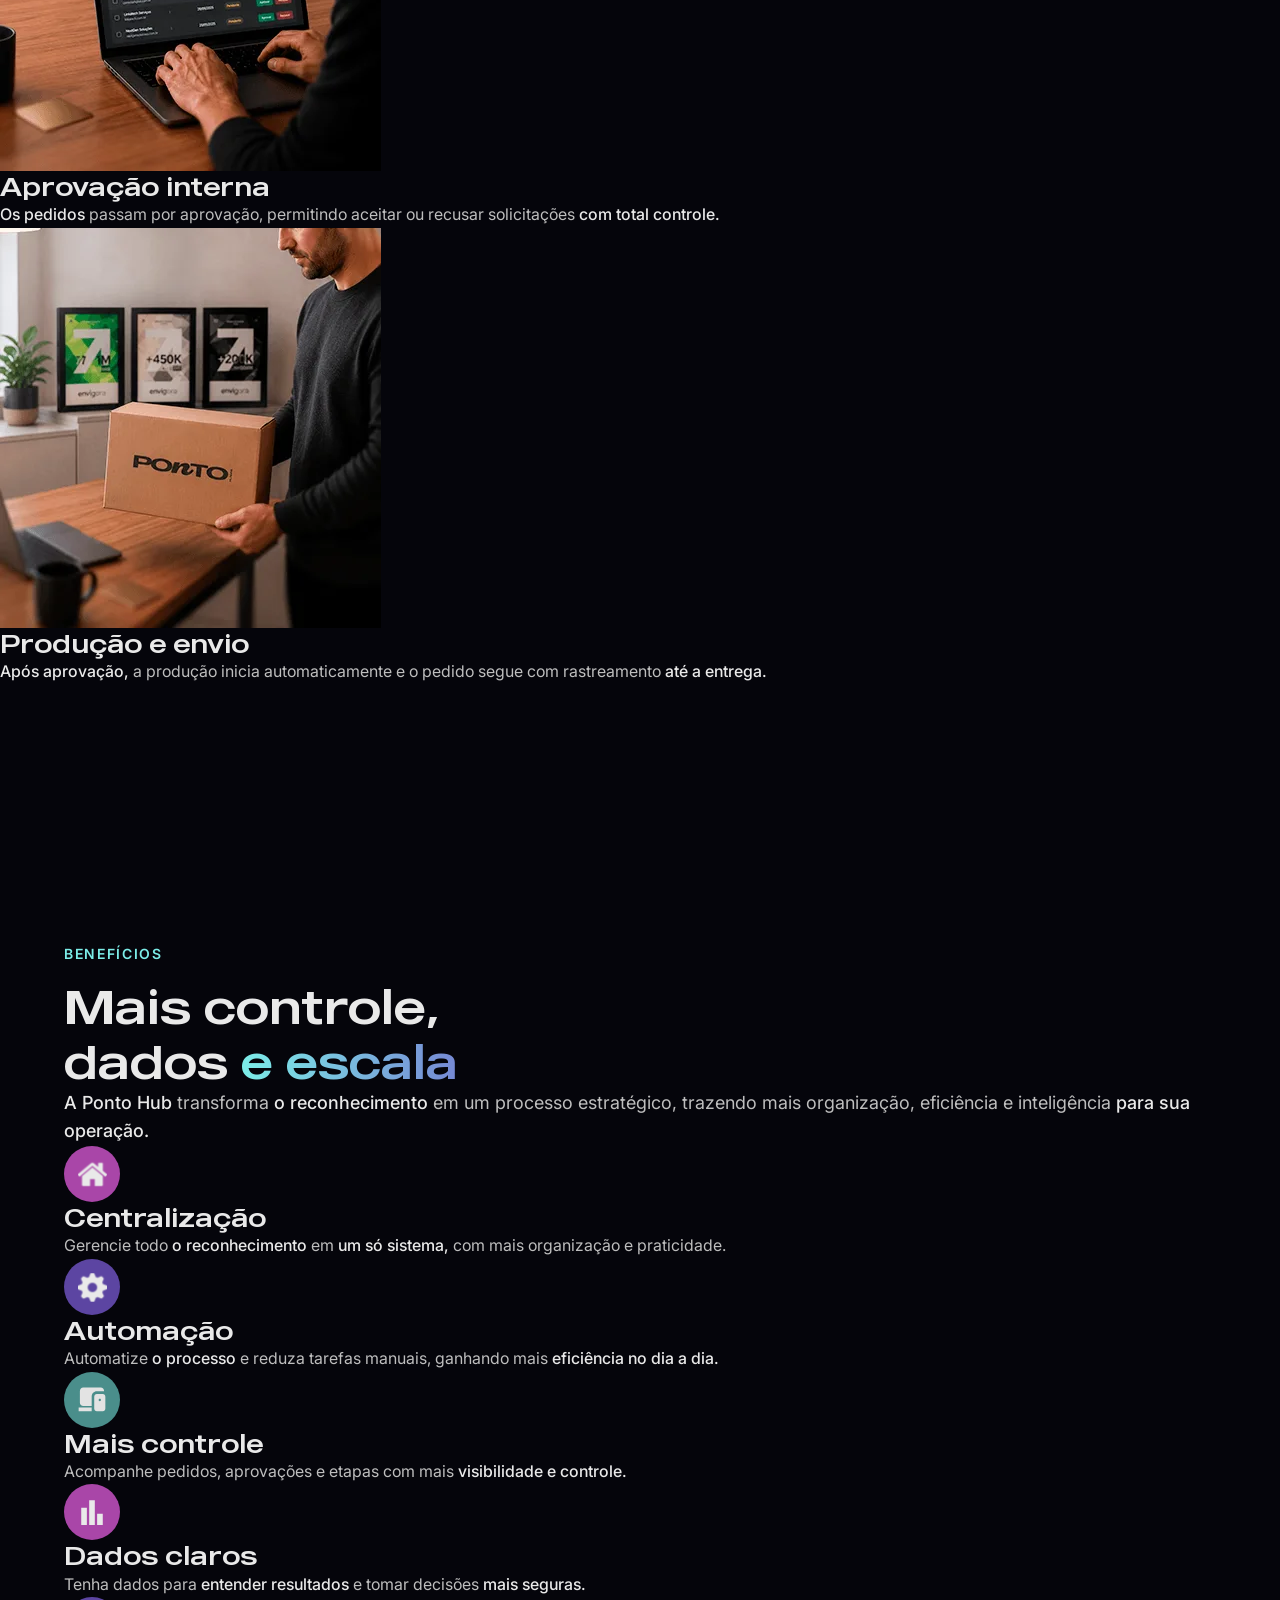
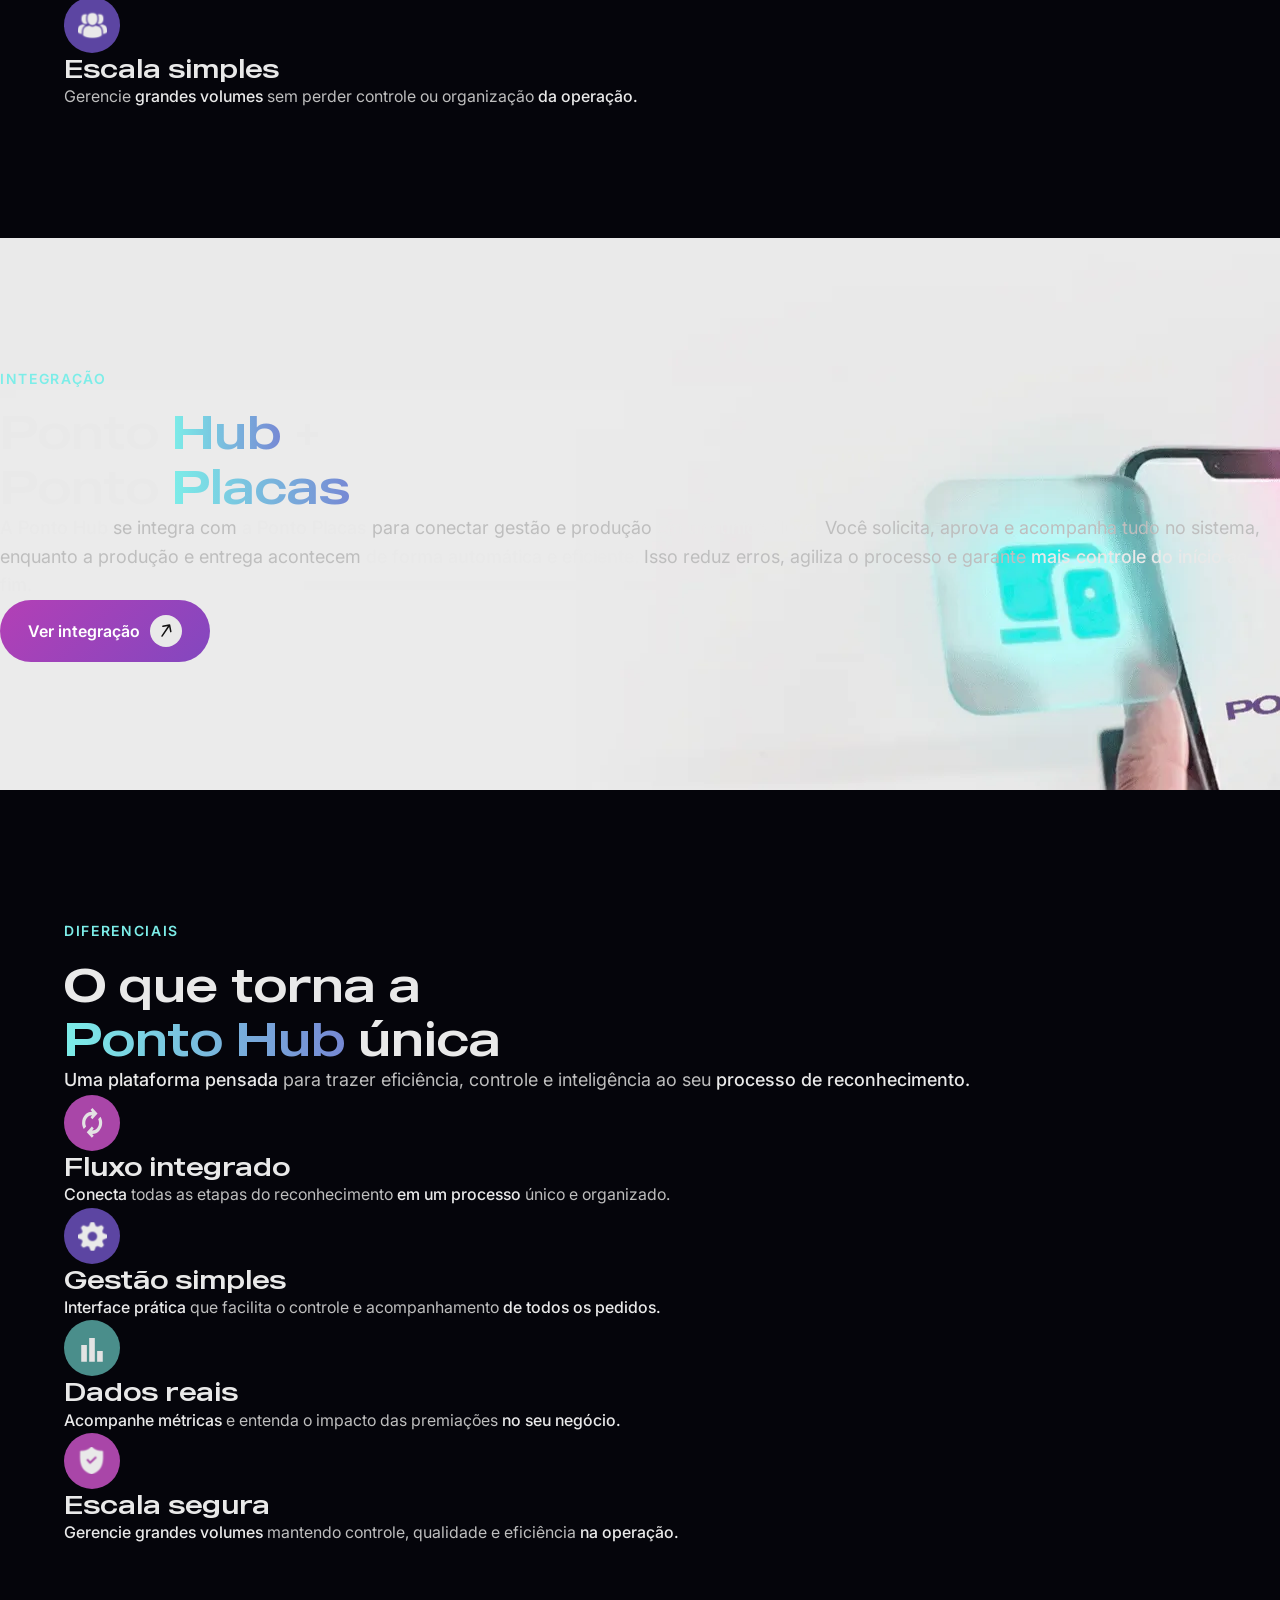
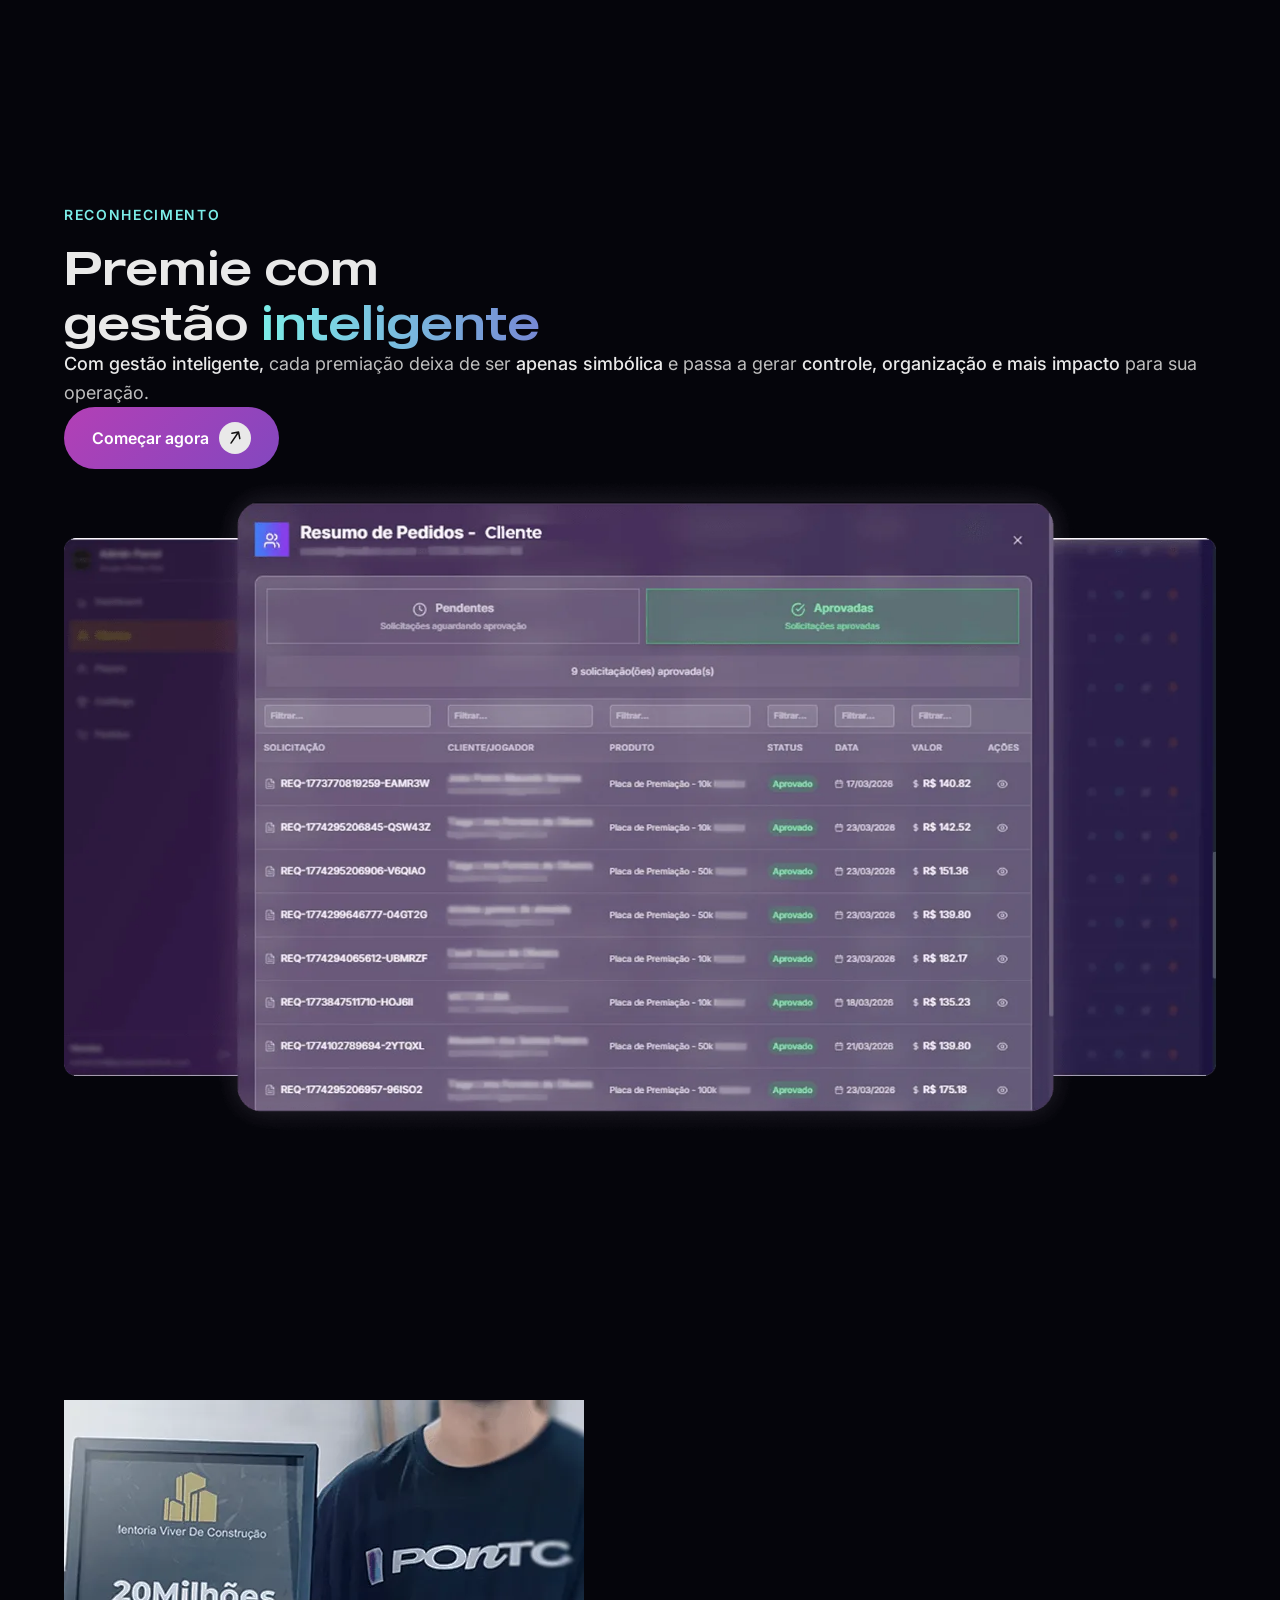
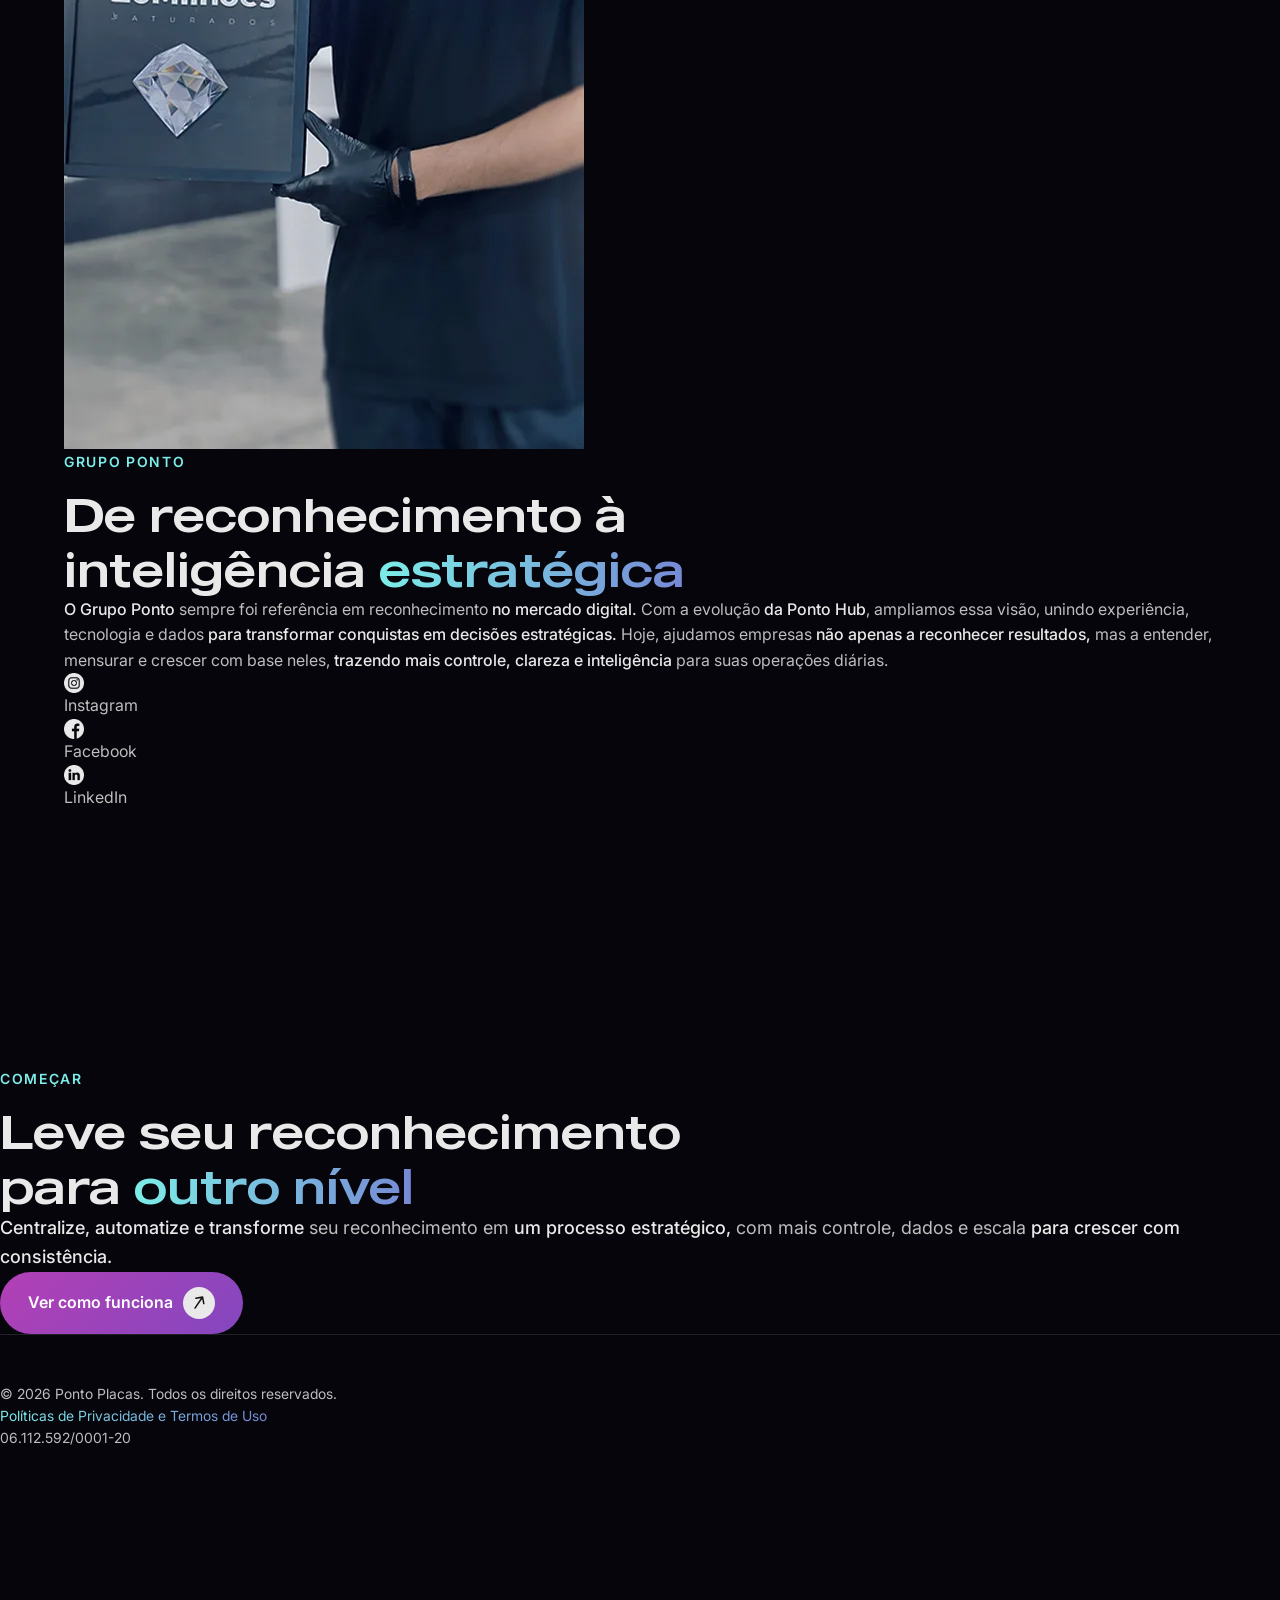
<file: site-novo/ponto-hub/index.html>
<!doctype html>
<html lang="pt-BR">
<head>
<meta charset="utf-8">
<meta name="viewport" content="width=device-width,initial-scale=1">
<title>Ponto Hub – Gestão inteligente de reconhecimento</title>
<meta name="description" content="Centralize, automatize e acompanhe todo o processo de reconhecimento com dados claros, controle total e escala para crescer com consistência.">
<link rel="canonical" href="https://pontoplacas.com/ponto-hub/">
<meta property="og:type" content="website">
<meta property="og:title" content="Ponto Hub – Gestão inteligente de reconhecimento">
<meta property="og:description" content="Centralize, automatize e acompanhe todo o processo de reconhecimento com dados claros, controle total e escala para crescer com consistência.">
<meta property="og:url" content="https://pontoplacas.com/ponto-hub/">
<meta property="og:image" content="https://pontoplacas.com/assets/img/og-ponto-hub.png">
<meta property="og:locale" content="pt_BR">
<meta name="theme-color" content="#05050b">
<link rel="icon" href="../assets/img/favicon.png">
<link rel="preload" href="../assets/fonts/MADE-Outer-Sans-Regular.woff2" as="font" type="font/woff2" crossorigin>
<link rel="preload" href="../assets/fonts/Inter_18pt-Regular.woff2" as="font" type="font/woff2" crossorigin>
<link rel="preload" as="image" href="../assets/img/hub-hero-desktop.webp" media="(min-width:1025px)" fetchpriority="high">
<link rel="preload" as="image" href="../assets/img/hub-hero-tablet.webp" media="(min-width:768px) and (max-width:1024px)" fetchpriority="high">
<link rel="preload" as="image" href="../assets/img/hub-hero-mobile.webp" media="(max-width:767px)" fetchpriority="high">
<link rel="stylesheet" href="../assets/css/style.css">
<style>
.hero{background-image:url(../assets/img/hub-hero-desktop.webp)}
.integracao{background-image:url(../assets/img/integracao-desktop.webp)}
@media (max-width:1024px){.hero{background-image:url(../assets/img/hub-hero-tablet.webp)}.integracao{background-image:url(../assets/img/integracao-tablet.webp)}}
@media (max-width:767px){.hero{background-image:url(../assets/img/hub-hero-mobile.webp)}.integracao{background-image:url(../assets/img/integracao-mobile.webp)}}
</style>
<script>document.documentElement.classList.add('js')</script>
</head>
<body class="tema-claro">
  <header class="site-header" id="topo">
    <a class="logo" href="../" aria-label="Ir para o início"><img src="../assets/icons/LogoPontoHub.svg" alt="Ponto" width="230" height="48"></a>
    <button class="menu-toggle" aria-label="Abrir menu" aria-expanded="false" aria-controls="menu"><span></span><span></span><span></span></button>
    <nav class="nav" id="menu" aria-label="Principal">
        <a class="link" href="../">Início</a>
        <a class="link" href="#comofunciona">Como Funciona</a>
        <a class="link" href="#beneficios">Benefícios</a>
        <a class="link" href="#grupoponto">Grupo Ponto</a>
        <a class="link" href="#integracao">Integração</a>
        <span class="header-cta"><a class="btn btn--solido" href="https://wa.me/5551993635258?text=Oi%2C%20tudo%20bem%3F%20Vi%20a%20Ponto%20Hub%20e%20gostaria%20de%20entender%20melhor%20como%20funciona%20a%20plataforma%20e%20como%20posso%20aplicar%20no%20meu%20neg%C3%B3cio." target="_blank" rel="noopener"><span>Começar agora</span></a></span>
    </nav>
  </header>

  <main>
  <section class="hero" id="inicio">
    <div class="hero__txt">
      <h1>Controle e inteligência <br>para seu <span class="gradiente">reconhecimento</span></h1>
      <p class="lead">Centralize, automatize e acompanhe <span class="s">todo o processo de reconhecimento</span> com dados claros, controle total e escala para <span class="s">crescer com consistência.</span></p>
      <a class="btn " href="https://wa.me/5551993635258?text=Oi%2C%20tudo%20bem%3F%20Vi%20a%20Ponto%20Hub%20e%20gostaria%20de%20entender%20melhor%20como%20funciona%20a%20plataforma%20e%20como%20posso%20aplicar%20no%20meu%20neg%C3%B3cio." target="_blank" rel="noopener"><span>Ver plataforma</span><img src="../assets/icons/IconBotao.svg" alt="" width="32" height="32"></a>
    </div>
  </section>

  <section class="hero-seguinte" aria-labelledby="t-problema">
    <div class="secao-cab reveal">
      <span class="eyebrow">Sua solução</span>
      <h2 id="t-problema">O reconhecimento sem controle <br>trava <span class="gradiente">seu crescimento</span></h2>
      <p class="lead">Quando o reconhecimento não é estruturado, <span class="s">ele perde força.</span> Sem controle e dados, sua empresa deixa de <span class="s">gerar impacto, engajamento e escala.</span></p>
    </div>
    <div class="ps">
      <div class="ps__col ps__col--ruim reveal">
        <h3>Processo <br>desorganizado</h3>
        <p class="txt">Sem um sistema <span class="s">centralizado,</span> o reconhecimento <span class="s">se torna manual,</span> difícil de acompanhar e sem visão clara <span class="s">de resultados.</span></p>
        <ul class="ps__lista">
          <li><img src="../assets/icons/X-Iconhub.svg" alt="" width="22" height="22">Processos manuais</li>
          <li><img src="../assets/icons/X-Iconhub.svg" alt="" width="22" height="22">Falta de controle</li>
          <li><img src="../assets/icons/X-Iconhub.svg" alt="" width="22" height="22">Sem dados claros</li>
        </ul>
      </div>
      <div class="ps__col ps__col--bom reveal">
        <h3>Gestão inteligente centralizada</h3>
        <p class="txt"><span class="s">A Ponto Hub</span> centraliza e automatiza o processo, trazendo mais controle, <span class="s">dados claros e maior eficiência.</span></p>
        <ul class="ps__lista">
          <li><img src="../assets/icons/V-Iconhub.svg" alt="" width="22" height="22">Tudo em um sistema</li>
          <li><img src="../assets/icons/V-Iconhub.svg" alt="" width="22" height="22">Automação do processo</li>
          <li><img src="../assets/icons/V-Iconhub.svg" alt="" width="22" height="22">Dados para decisões</li>
        </ul>
      </div>
    </div>
    <div class="secao-cab reveal" style="margin-top:48px">
      <p class="lead" style="margin:0 0 24px">Veja como isso funciona <span class="s">na prática</span> e leve mais controle para <span class="s">o seu processo.</span></p>
      <a class="btn " href="https://wa.me/5551993635258?text=Oi%2C%20tudo%20bem%3F%20Vi%20a%20Ponto%20Hub%20e%20gostaria%20de%20entender%20melhor%20como%20funciona%20a%20plataforma%20e%20como%20posso%20aplicar%20no%20meu%20neg%C3%B3cio." target="_blank" rel="noopener"><span>Ver na prática</span><img src="../assets/icons/IconBotao.svg" alt="" width="32" height="32"></a>
    </div>
  </section>

  <section class="secao" id="comofunciona" aria-labelledby="t-como">
    <div class="secao-cab reveal">
      <span class="eyebrow">Como Funciona</span>
      <h2 id="t-como">Como <span class="gradiente">a Ponto Hub </span> <br>funciona na prática</h2>
      <p class="lead">Um fluxo simples e automatizado que conecta na prática <span class="s">solicitação, aprovação, produção e entrega</span> com controle total e dados <span class="s">em cada etapa.</span></p>
    </div>
    <div class="passos">
      <article class="etapa reveal"><div class="etapa__img"><img src="../assets/img/hub-solicitacao.webp" alt="Solicitação inicial pela plataforma" width="381" height="400" loading="lazy" decoding="async"></div><div class="etapa__txt"><h3>Solicitação inicial</h3><p>O usuário solicita a premiação diretamente <span class='s'>pela plataforma,</span> iniciando o processo <span class='s'>de forma rápida e organizada.</span></p></div></article>
      <article class="etapa reveal"><div class="etapa__img"><img src="../assets/img/hub-calculo.webp" alt="Cálculo automático de frete e alcance" width="381" height="400" loading="lazy" decoding="async"></div><div class="etapa__txt"><h3>Cálculo automático</h3><p>O sistema <span class='s'>calcula frete e alcance estimado,</span> trazendo previsibilidade antes da aprovação.</p></div></article>
      <article class="etapa reveal"><div class="etapa__img"><img src="../assets/img/hub-aprovacao.webp" alt="Aprovação interna dos pedidos" width="381" height="400" loading="lazy" decoding="async"></div><div class="etapa__txt"><h3>Aprovação interna</h3><p><span class='s'>Os pedidos</span> passam por aprovação, permitindo aceitar ou recusar solicitações <span class='s'>com total controle.</span></p></div></article>
      <article class="etapa reveal"><div class="etapa__img"><img src="../assets/img/hub-producao.webp" alt="Produção e envio com rastreamento" width="381" height="400" loading="lazy" decoding="async"></div><div class="etapa__txt"><h3>Produção e envio</h3><p><span class='s'>Após aprovação,</span> a produção inicia automaticamente e o pedido segue com rastreamento <span class='s'>até a entrega.</span></p></div></article>
    </div>
  </section>

  <section class="secao wrap" id="beneficios" aria-labelledby="t-ben">
    <div class="secao-cab reveal">
      <span class="eyebrow">Benefícios</span>
      <h2 id="t-ben">Mais controle, <br>dados <span class="gradiente">e escala</span></h2>
      <p class="lead"><span class="s">A Ponto Hub</span> transforma <span class="s">o reconhecimento</span> em um processo estratégico, trazendo mais organização, eficiência e inteligência <span class="s">para sua operação.</span></p>
    </div>
    <div class="beneficios">
      <div class="beneficio reveal"><img src="../assets/icons/Icon-Centralizacao.svg" alt="" width="56" height="56"><h3>Centralização</h3><p>Gerencie todo <span class='s'>o reconhecimento</span> em <span class='s'>um só sistema,</span> com mais organização e praticidade.</p></div>
      <div class="beneficio reveal"><img src="../assets/icons/Icon-Automacao.svg" alt="" width="56" height="56"><h3>Automação</h3><p>Automatize <span class='s'>o processo</span> e reduza tarefas manuais, ganhando mais <span class='s'>eficiência no dia a dia.</span></p></div>
      <div class="beneficio reveal"><img src="../assets/icons/Icon-Controle.svg" alt="" width="56" height="56"><h3>Mais controle</h3><p>Acompanhe pedidos, aprovações e etapas com mais <span class='s'>visibilidade e controle.</span></p></div>
      <div class="beneficio reveal"><img src="../assets/icons/Icon-Dados.svg" alt="" width="56" height="56"><h3>Dados claros</h3><p>Tenha dados para <span class='s'>entender resultados</span> e tomar decisões <span class='s'>mais seguras.</span></p></div>
      <div class="beneficio reveal"><img src="../assets/icons/Icon-Escala.svg" alt="" width="56" height="56"><h3>Escala simples</h3><p>Gerencie <span class='s'>grandes volumes</span> sem perder controle ou organização <span class='s'>da operação.</span></p></div>
    </div>
  </section>

  <section class="secao integracao" id="integracao" aria-labelledby="t-integ">
    <div class="secao-cab reveal">
      <span class="eyebrow">Integração</span>
      <h2 id="t-integ">Ponto <span class="gradiente">Hub</span> + <br>Ponto <span class="gradiente">Placas</span></h2>
      <p class="lead"><span class="s">A Ponto Hub</span> se integra com <span class="s">a Ponto Placas</span> para conectar gestão e produção <span class="s">em um único fluxo.</span> Você solicita, aprova e acompanha tudo no sistema, enquanto a produção e entrega acontecem <span class="s">de forma automática e eficiente.</span> Isso reduz erros, agiliza o processo e garante <span class="s">mais controle do início ao fim.</span></p>
      <a class="btn " href="https://wa.me/5551993635258?text=Oi%2C%20tudo%20bem%3F%20Vi%20a%20Ponto%20Hub%20e%20gostaria%20de%20entender%20melhor%20como%20funciona%20a%20plataforma%20e%20como%20posso%20aplicar%20no%20meu%20neg%C3%B3cio." target="_blank" rel="noopener"><span>Ver integração</span><img src="../assets/icons/IconBotao.svg" alt="" width="32" height="32"></a>
    </div>
  </section>

  <section class="secao wrap" aria-labelledby="t-dif">
    <div class="secao-cab reveal">
      <span class="eyebrow">Diferenciais</span>
      <h2 id="t-dif">O que torna a<br><span class="gradiente">Ponto Hub</span> única</h2>
      <p class="lead"><span class="s">Uma plataforma pensada</span> para trazer eficiência, controle e inteligência ao seu <span class="s">processo de reconhecimento.</span></p>
    </div>
    <div class="dif4">
      <div class="beneficio reveal"><img src="../assets/icons/Icone-Fluxo.svg" alt="" width="56" height="56"><h3>Fluxo integrado</h3><p><span class='s'>Conecta</span> todas as etapas do reconhecimento <span class='s'>em um processo</span> único e organizado.</p></div>
      <div class="beneficio reveal"><img src="../assets/icons/Icon-Gestao.svg" alt="" width="56" height="56"><h3>Gestão simples</h3><p><span class='s'>Interface prática</span> que facilita o controle e acompanhamento <span class='s'>de todos os pedidos.</span></p></div>
      <div class="beneficio reveal"><img src="../assets/icons/Icone-Dados-Green.svg" alt="" width="56" height="56"><h3>Dados reais</h3><p><span class='s'>Acompanhe métricas</span> e entenda o impacto das premiações <span class='s'>no seu negócio.</span></p></div>
      <div class="beneficio reveal"><img src="../assets/icons/Icone-Segura.svg" alt="" width="56" height="56"><h3>Escala segura</h3><p><span class='s'>Gerencie grandes volumes</span> mantendo controle, qualidade e eficiência <span class='s'>na operação.</span></p></div>
    </div>
  </section>

  <section class="secao wrap" aria-labelledby="t-premie">
    <div class="secao-cab reveal">
      <span class="eyebrow">Reconhecimento</span>
      <h2 id="t-premie">Premie com <br>gestão <span class="gradiente">inteligente</span></h2>
      <p class="lead"><span class="s">Com gestão inteligente,</span> cada premiação deixa de ser <span class="s">apenas simbólica</span> e passa a gerar <span class="s">controle, organização e mais impacto</span> para sua operação.</p>
      <a class="btn " href="https://wa.me/5551993635258?text=Oi%2C%20tudo%20bem%3F%20Vi%20a%20Ponto%20Hub%20e%20gostaria%20de%20entender%20melhor%20como%20funciona%20a%20plataforma%20e%20como%20posso%20aplicar%20no%20meu%20neg%C3%B3cio." target="_blank" rel="noopener"><span>Começar agora</span><img src="../assets/icons/IconBotao.svg" alt="" width="32" height="32"></a>
    </div>
    <img class="print-hub reveal" src="../assets/img/print-hub.webp" alt="Tela da plataforma Ponto Hub" width="1488" height="871" loading="lazy" decoding="async">
  </section>

  <section class="secao wrap" id="grupoponto" aria-labelledby="t-grupo">
    <div class="sobre">
      <div class="sobre__img reveal"><img src="../assets/img/quem-somos.webp" alt="Colaborador do Grupo Ponto segurando uma placa de premiação" width="520" height="649" loading="lazy" decoding="async"></div>
      <div class="sobre__txt reveal">
        <span class="eyebrow">Grupo Ponto</span>
        <h2 id="t-grupo">De reconhecimento à <br>inteligência <span class="gradiente">estratégica</span></h2>
        <p class="txt"><span class="s">O Grupo Ponto</span> sempre foi referência em reconhecimento <span class="s">no mercado digital.</span> Com a evolução <span class="s">da Ponto Hub</span>, ampliamos essa visão, unindo experiência, tecnologia e dados <span class="s">para transformar conquistas em decisões estratégicas.</span> Hoje, ajudamos empresas <span class="s">não apenas a reconhecer resultados,</span> mas a entender, mensurar e crescer com base neles, <span class="s">trazendo mais controle, clareza e inteligência</span> para suas operações diárias.</p>
        <div class="chips">
          <a class="chip chip--insta" href="https://www.instagram.com/ponto.placas/" target="_blank" rel="noopener"><img src="../assets/icons/Icon-Insta.svg" alt="" width="20" height="20">Instagram</a>
          <a class="chip chip--face" href="https://www.facebook.com/p/Ponto-Placas-61578044548000/" target="_blank" rel="noopener"><img src="../assets/icons/Icon-Face.svg" alt="" width="20" height="20">Facebook</a>
          <a class="chip chip--linkedin" href="https://www.linkedin.com/company/ponto-placas" target="_blank" rel="noopener"><img src="../assets/icons/Icon-Linkedin.svg" alt="" width="20" height="20">LinkedIn</a>
        </div>
      </div>
    </div>
  </section>

  <section class="secao hub-final contato" id="contato" aria-labelledby="t-final">
    <div class="secao-cab reveal">
      <span class="eyebrow">Começar</span>
      <h2 id="t-final">Leve seu reconhecimento<br>para <span class="gradiente">outro nível</span></h2>
      <p class="lead"><span class="s">Centralize, automatize e transforme</span> seu reconhecimento em <span class="s">um processo estratégico,</span> com mais controle, dados e escala <span class="s">para crescer com consistência.</span></p>
      <a class="btn btn--cta" href="https://wa.me/5551993635258?text=Oi%2C%20tudo%20bem%3F%20Vi%20a%20Ponto%20Hub%20e%20gostaria%20de%20entender%20melhor%20como%20funciona%20a%20plataforma%20e%20como%20posso%20aplicar%20no%20meu%20neg%C3%B3cio." target="_blank" rel="noopener"><span>Ver como funciona</span><img src="../assets/icons/IconBotao.svg" alt="" width="32" height="32"></a>
    </div>
    <footer class="rodape">
      <p>© 2026 Ponto Placas. Todos os direitos reservados.<br><a href="../termos-de-uso-e-politica-de-privacidade/"><span class="gradiente">Políticas de Privacidade e Termos de Uso</span></a></p>
      <p>06.112.592/0001-20</p>
    </footer>
  </section>
  </main>
  <script src="../assets/js/main.js" defer></script>
</body>
</html>
</file>
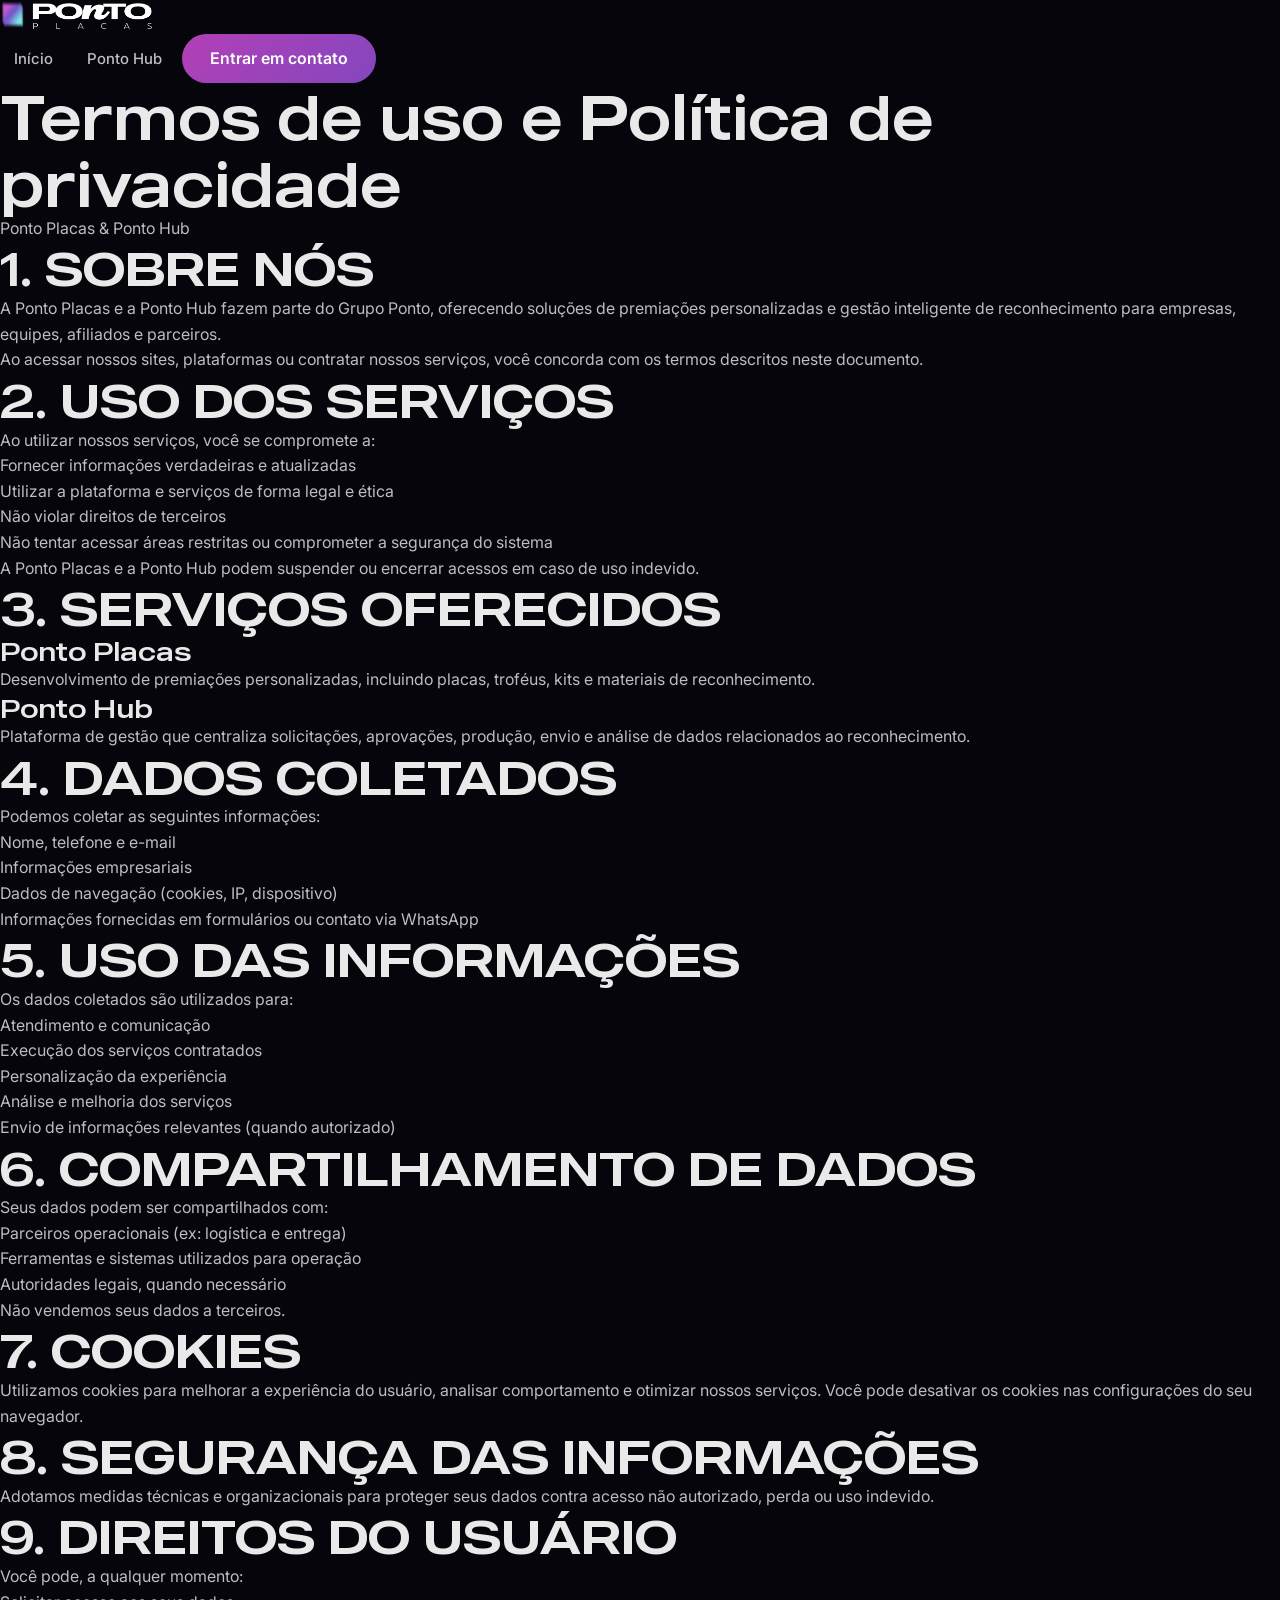
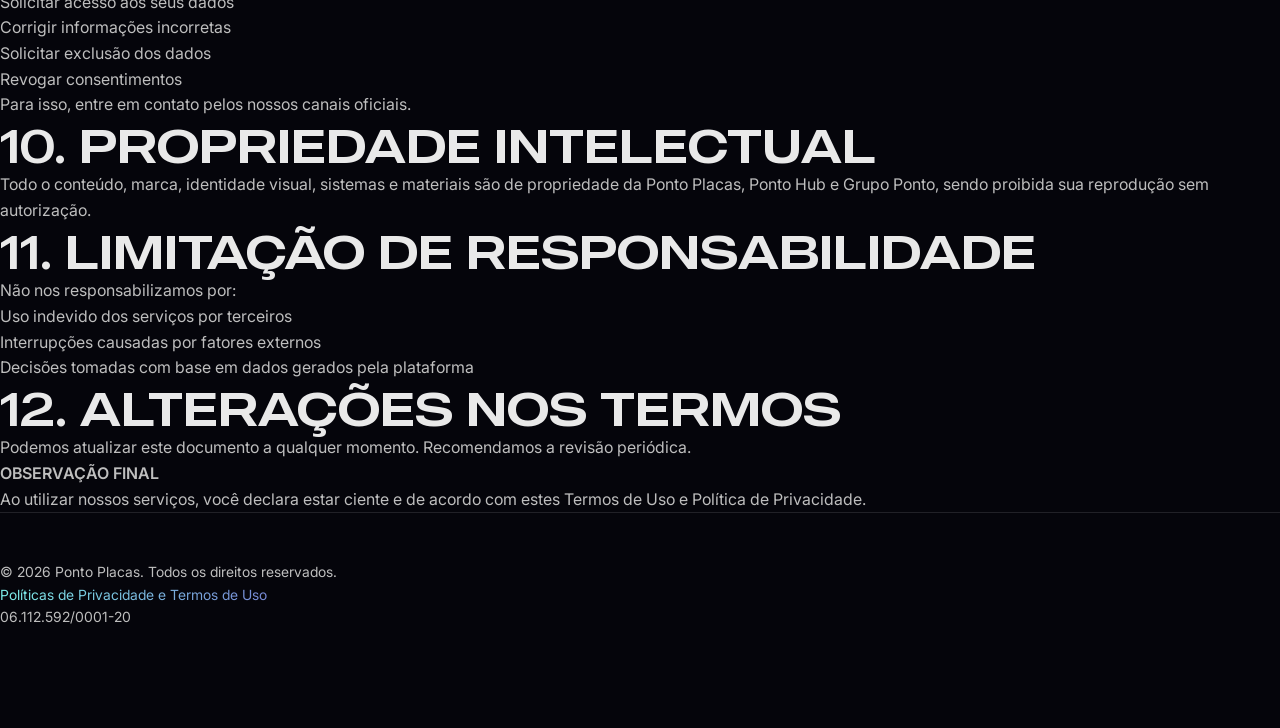
<file: site-novo/termos-de-uso-e-politica-de-privacidade/index.html>
<!doctype html>
<html lang="pt-BR">
<head>
<meta charset="utf-8">
<meta name="viewport" content="width=device-width,initial-scale=1">
<title>Termos de Uso e Política de Privacidade – Ponto Placas & Ponto Hub</title>
<meta name="description" content="Termos de uso e política de privacidade da Ponto Placas e da Ponto Hub.">
<link rel="canonical" href="https://pontoplacas.com/termos-de-uso-e-politica-de-privacidade/">
<meta property="og:type" content="website">
<meta property="og:title" content="Termos de Uso e Política de Privacidade – Ponto Placas & Ponto Hub">
<meta property="og:description" content="Termos de uso e política de privacidade da Ponto Placas e da Ponto Hub.">
<meta property="og:url" content="https://pontoplacas.com/termos-de-uso-e-politica-de-privacidade/">
<meta property="og:image" content="https://pontoplacas.com/assets/img/og-ponto-placas.png">
<meta property="og:locale" content="pt_BR">
<meta name="theme-color" content="#05050b">
<link rel="icon" href="../assets/img/favicon.png">
<link rel="preload" href="../assets/fonts/MADE-Outer-Sans-Regular.woff2" as="font" type="font/woff2" crossorigin>
<link rel="preload" href="../assets/fonts/Inter_18pt-Regular.woff2" as="font" type="font/woff2" crossorigin>

<link rel="stylesheet" href="../assets/css/style.css">
<style></style>
<script>document.documentElement.classList.add('js')</script>
</head>
<body>
  <header class="site-header" id="topo">
    <a class="logo" href="../" aria-label="Ir para o início"><img src="../assets/img/logo-ponto-placas.png" alt="Ponto" width="230" height="48"></a>
    <button class="menu-toggle" aria-label="Abrir menu" aria-expanded="false" aria-controls="menu"><span></span><span></span><span></span></button>
    <nav class="nav" id="menu" aria-label="Principal">
        <a class="link" href="../">Início</a>
        <a class="link" href="../ponto-hub/">Ponto Hub</a>
        <span class="header-cta"><a class="btn btn--solido" href="https://wa.me/5551993635258?text=Oi%2C%20tudo%20bem%3F%20Vi%20o%20site%20e%20fiquei%20interessado%20em%20um%20or%C3%A7amento." target="_blank" rel="noopener"><span>Entrar em contato</span></a></span>
    </nav>
  </header>
  <main class="termos">
    <h1>Termos de uso e Política de privacidade</h1>
    <p class="sub">Ponto Placas &amp; Ponto Hub</p>

    <h2>1. SOBRE NÓS</h2>
    <p>A Ponto Placas e a Ponto Hub fazem parte do Grupo Ponto, oferecendo soluções de premiações personalizadas e gestão inteligente de reconhecimento para empresas, equipes, afiliados e parceiros.</p>
    <p>Ao acessar nossos sites, plataformas ou contratar nossos serviços, você concorda com os termos descritos neste documento.</p>

    <h2>2. USO DOS SERVIÇOS</h2>
    <p>Ao utilizar nossos serviços, você se compromete a:</p>
    <ul><li>Fornecer informações verdadeiras e atualizadas</li><li>Utilizar a plataforma e serviços de forma legal e ética</li><li>Não violar direitos de terceiros</li><li>Não tentar acessar áreas restritas ou comprometer a segurança do sistema</li></ul>
    <p>A Ponto Placas e a Ponto Hub podem suspender ou encerrar acessos em caso de uso indevido.</p>

    <h2>3. SERVIÇOS OFERECIDOS</h2>
    <h3>Ponto Placas</h3>
    <p>Desenvolvimento de premiações personalizadas, incluindo placas, troféus, kits e materiais de reconhecimento.</p>
    <h3>Ponto Hub</h3>
    <p>Plataforma de gestão que centraliza solicitações, aprovações, produção, envio e análise de dados relacionados ao reconhecimento.</p>

    <h2>4. DADOS COLETADOS</h2>
    <p>Podemos coletar as seguintes informações:</p>
    <ul><li>Nome, telefone e e-mail</li><li>Informações empresariais</li><li>Dados de navegação (cookies, IP, dispositivo)</li><li>Informações fornecidas em formulários ou contato via WhatsApp</li></ul>

    <h2>5. USO DAS INFORMAÇÕES</h2>
    <p>Os dados coletados são utilizados para:</p>
    <ul><li>Atendimento e comunicação</li><li>Execução dos serviços contratados</li><li>Personalização da experiência</li><li>Análise e melhoria dos serviços</li><li>Envio de informações relevantes (quando autorizado)</li></ul>

    <h2>6. COMPARTILHAMENTO DE DADOS</h2>
    <p>Seus dados podem ser compartilhados com:</p>
    <ul><li>Parceiros operacionais (ex: logística e entrega)</li><li>Ferramentas e sistemas utilizados para operação</li><li>Autoridades legais, quando necessário</li></ul>
    <p>Não vendemos seus dados a terceiros.</p>

    <h2>7. COOKIES</h2>
    <p>Utilizamos cookies para melhorar a experiência do usuário, analisar comportamento e otimizar nossos serviços. Você pode desativar os cookies nas configurações do seu navegador.</p>

    <h2>8. SEGURANÇA DAS INFORMAÇÕES</h2>
    <p>Adotamos medidas técnicas e organizacionais para proteger seus dados contra acesso não autorizado, perda ou uso indevido.</p>

    <h2>9. DIREITOS DO USUÁRIO</h2>
    <p>Você pode, a qualquer momento:</p>
    <ul><li>Solicitar acesso aos seus dados</li><li>Corrigir informações incorretas</li><li>Solicitar exclusão dos dados</li><li>Revogar consentimentos</li></ul>
    <p>Para isso, entre em contato pelos nossos canais oficiais.</p>

    <h2>10. PROPRIEDADE INTELECTUAL</h2>
    <p>Todo o conteúdo, marca, identidade visual, sistemas e materiais são de propriedade da Ponto Placas, Ponto Hub e Grupo Ponto, sendo proibida sua reprodução sem autorização.</p>

    <h2>11. LIMITAÇÃO DE RESPONSABILIDADE</h2>
    <p>Não nos responsabilizamos por:</p>
    <ul><li>Uso indevido dos serviços por terceiros</li><li>Interrupções causadas por fatores externos</li><li>Decisões tomadas com base em dados gerados pela plataforma</li></ul>

    <h2>12. ALTERAÇÕES NOS TERMOS</h2>
    <p>Podemos atualizar este documento a qualquer momento. Recomendamos a revisão periódica.</p>

    <p class="obs"><b>OBSERVAÇÃO FINAL</b><br>Ao utilizar nossos serviços, você declara estar ciente e de acordo com estes Termos de Uso e Política de Privacidade.</p>
  </main>
  <footer class="rodape">
      <p>© 2026 Ponto Placas. Todos os direitos reservados.<br><a href="../termos-de-uso-e-politica-de-privacidade/"><span class="gradiente">Políticas de Privacidade e Termos de Uso</span></a></p>
      <p>06.112.592/0001-20</p>
    </footer>
  <script src="../assets/js/main.js" defer></script>
</body>
</html>
</file>
<file: assets/css/style.css>
/* ==========================================================================
   Ponto Placas / Ponto Hub  -  recriação estática do layout (Elementor, ago/2026)
   Sem dependências. Funciona em qualquer hospedagem (Apache/Hostinger, Vercel).
   ========================================================================== */

@font-face{font-family:"Inter";font-weight:400;font-style:normal;font-display:swap;src:url("../fonts/Inter_18pt-Regular.woff2") format("woff2")}
@font-face{font-family:"Inter";font-weight:500;font-style:normal;font-display:swap;src:url("../fonts/Inter_18pt-Medium.woff2") format("woff2")}
@font-face{font-family:"Inter";font-weight:600;font-style:normal;font-display:swap;src:url("../fonts/Inter_18pt-SemiBold.woff2") format("woff2")}
@font-face{font-family:"MADE Outer Sans";font-weight:400;font-style:normal;font-display:swap;src:url("../fonts/MADE-Outer-Sans-Regular.woff2") format("woff2")}

:root{
  --branco:#E9E9E9;
  --cinza:#BEBEBE;
  --rosa:#D358D2;
  --roxo:#7356CA;
  --roxo-hover:#775FC0;
  --ciano:#7CEDE8;
  --painel:#14141E;      /* seções escuras com cantos arredondados */
  --cartao:#3C3C3C;
  --grad:linear-gradient(135deg,#D358D2,#7356CA,#7CEDE8);
  --font-titulo:"MADE Outer Sans","Inter",system-ui,sans-serif;
  --font-texto:"Inter",system-ui,-apple-system,"Segoe UI",Roboto,sans-serif;
  --gap-secao:200px;
  --pad-x:24px;
}

*,*::before,*::after{box-sizing:border-box}
html{scroll-behavior:smooth;-webkit-text-size-adjust:100%}
body{margin:0;font-family:var(--font-texto);font-size:16px;line-height:1.6;color:var(--cinza);background:#05050b;overflow-x:hidden;-webkit-font-smoothing:antialiased}
img,svg{max-width:100%;height:auto;display:block}
a{color:inherit;text-decoration:none}
h1,h2,h3,p,ul,ol{margin:0;padding:0}
ul,ol{list-style:none}
:target{scroll-margin-top:110px}

/* Tema claro (Ponto Hub) */
body.tema-claro{background:#f2f2f2;color:#515151}
body.tema-claro h1,body.tema-claro h2,body.tema-claro h3{color:#121111}
body.tema-claro .eyebrow{color:#3C3C3C}

/* ---------- tipografia ---------- */
h1,h2,h3{font-family:var(--font-titulo);font-weight:400;color:var(--branco);letter-spacing:0}
h1{font-size:48px;line-height:1.19}
h2{font-size:40px;line-height:1.2}
h3{font-size:32px;line-height:1.2}
.eyebrow{display:block;font-size:16px;color:var(--cinza);text-align:center;margin-bottom:8px}
.lead{max-width:657px;margin:16px auto 32px;text-align:center;color:var(--cinza);font-size:18px}
.lead b,.lead .s,.s{font-weight:500;color:var(--branco)}
body.tema-claro .lead{color:#515151}
body.tema-claro .lead .s,body.tema-claro .s{color:#121111}

.gradiente{
  background:linear-gradient(270deg,#D358D2,#7356CA,#7CEDE8);
  background-size:600% 600%;
  -webkit-background-clip:text;background-clip:text;
  -webkit-text-fill-color:transparent;color:transparent;
  animation:gradientMove 6s ease infinite;
}
@keyframes gradientMove{0%{background-position:0% 50%}50%{background-position:100% 50%}100%{background-position:0% 50%}}

/* ---------- botões ---------- */
.btn{
  display:inline-flex;align-items:center;justify-content:center;flex-direction:row-reverse;gap:23px;
  padding:16px 16px 16px 55px;border-radius:32px;border:0;cursor:pointer;
  font:500 16px/22px var(--font-texto);color:var(--branco);
  background:var(--grad);background-size:160% 160%;background-position:0% 50%;
  transition:background-position .5s ease,transform .25s ease,box-shadow .25s ease;
}
.btn:hover{background-position:100% 50%;transform:translateY(-2px);box-shadow:0 10px 30px -10px rgba(115,86,202,.8)}
.btn img{width:32px;height:32px;flex:none}
.btn--solido{background:var(--roxo);padding:16px 40px}
.btn--solido:hover{background:var(--roxo-hover)}
.btn--cta{padding:16px 42px 16px 80px}
.chip{display:inline-flex;align-items:center;gap:8px;padding:8px 24px;border-radius:32px;font-size:16px;color:var(--branco);transition:filter .2s,transform .2s}
.chip:hover{filter:brightness(1.15);transform:translateY(-2px)}
.chip img{width:20px;height:20px}
.chip--insta{background:#A946A8}.chip--face{background:#5C45A2}.chip--linkedin{background:#4A8E8B}
.chips{display:flex;flex-wrap:wrap;gap:16px;margin-top:24px}

/* ---------- cabeçalho ---------- */
.site-header{
  position:fixed;top:16px;left:50%;transform:translateX(-50%);z-index:50;
  width:90%;max-width:1280px;min-height:80px;border-radius:32px;
  display:flex;align-items:center;justify-content:space-between;gap:16px;padding:0 32px;
  background:rgba(14,14,22,.55);-webkit-backdrop-filter:blur(14px);backdrop-filter:blur(14px);
  border:1px solid rgba(255,255,255,.08);transition:background .3s,box-shadow .3s;
}
.site-header.rolou{background:rgba(14,14,22,.88);box-shadow:0 10px 40px -15px rgba(0,0,0,.7)}
.tema-claro .site-header{background:rgba(255,255,255,.6);border-color:rgba(0,0,0,.06)}
.tema-claro .site-header.rolou{background:rgba(255,255,255,.92);box-shadow:0 10px 40px -20px rgba(0,0,0,.3)}
.logo{flex:none;display:block;width:clamp(150px,18vw,230px)}
.logo img{width:100%}
.nav{display:flex;align-items:center;gap:4px;margin-left:auto}
.nav a.link{padding:8px 22px;font-weight:500;font-size:16px;color:var(--branco);border-radius:20px;transition:color .2s,background .2s}
.nav a.link:hover{color:var(--ciano)}
.tema-claro .nav a.link{color:#121111}
.tema-claro .nav a.link:hover{color:var(--roxo)}
.header-cta{margin-left:16px}
.menu-toggle{display:none;background:none;border:0;padding:8px;cursor:pointer;color:var(--branco)}
.tema-claro .menu-toggle{color:#121111}
.menu-toggle span{display:block;width:26px;height:2px;background:currentColor;margin:6px 0;transition:transform .3s,opacity .3s}
.menu-aberto .menu-toggle span:nth-child(1){transform:translateY(8px) rotate(45deg)}
.menu-aberto .menu-toggle span:nth-child(2){opacity:0}
.menu-aberto .menu-toggle span:nth-child(3){transform:translateY(-8px) rotate(-45deg)}

/* ---------- hero ---------- */
.hero{
  position:relative;width:100%;
  height:clamp(1100px,104vw,2250px);
  background-color:#05050b;background-position:center top;background-size:cover;background-repeat:no-repeat;
  display:flex;flex-direction:column;align-items:center;
}
.hero__txt{margin-top:clamp(180px,14vw,267px);display:flex;flex-direction:column;align-items:center;text-align:center;padding:0 var(--pad-x)}
.hero__txt .lead{max-width:610px;margin:16px 0 32px;color:var(--cinza)}
.tema-claro .hero{background-color:#f2f2f2}
.tema-claro .hero__txt .lead{color:#515151}
.hero-seguinte{position:relative;z-index:2;margin-top:-500px}

/* ---------- estrutura de seções ---------- */
.wrap{width:90%;max-width:1264px;margin:0 auto}
.secao{margin-top:var(--gap-secao)}
.secao--painel{
  background:var(--painel);border-radius:180px 180px 0 0;padding:120px 0 0;
}
.secao-cab{display:flex;flex-direction:column;align-items:center;text-align:center;padding:0 var(--pad-x)}

/* ---------- problema / solução ---------- */
.ps{display:flex;justify-content:center;align-items:flex-start;gap:64px;flex-wrap:wrap;margin-top:48px}
.ps__col{width:min(519px,100%);padding:0 8px}
.ps__col h3{font-size:32px;margin-bottom:8px}
.ps__col .txt{color:var(--cinza);margin:16px 0 32px;max-width:480px}
.ps__col--ruim h3{color:#E28C8C}
.ps__col--bom h3{color:#8CE295}
.ps__lista{display:flex;flex-direction:column;gap:14px}
.ps__lista li{display:flex;align-items:center;gap:14px;color:var(--cinza);font-size:18px}
.ps__lista img{width:22px;height:22px;flex:none}
.tema-claro .ps__col--ruim h3{color:#872B2B}
.tema-claro .ps__col--bom h3{color:#2B8734}
.tema-claro .ps__col .txt,.tema-claro .ps__lista li{color:#515151}

/* ---------- sobre ---------- */
.sobre{display:flex;align-items:center;justify-content:center;gap:72px;flex-wrap:wrap}
.sobre__img{width:min(520px,100%);flex:none}
.sobre__img img{width:100%;border-radius:32px;aspect-ratio:520/649;object-fit:cover}
.sobre__txt{width:min(657px,100%)}
.sobre__txt .eyebrow{text-align:left}
.sobre__txt .txt{margin-top:24px;font-size:18px;color:var(--cinza)}
.tema-claro .sobre__txt .txt{color:#515151}

/* ---------- galeria (carrossel contínuo) ---------- */
.galeria{margin-top:48px;overflow:hidden;padding-bottom:120px;
  -webkit-mask-image:linear-gradient(90deg,transparent,#000 6%,#000 94%,transparent);mask-image:linear-gradient(90deg,transparent,#000 6%,#000 94%,transparent)}
.galeria__trilho{display:flex;gap:16px;width:max-content;animation:rolar 90s linear infinite}
.galeria:hover .galeria__trilho{animation-play-state:paused}
.galeria__item{width:clamp(210px,19vw,320px);flex:none}
.galeria__item img{width:100%;aspect-ratio:388/512;object-fit:cover;border-radius:16px;background:#1e1e2b}
@keyframes rolar{to{transform:translateX(-50%)}}

/* ---------- diferenciais ---------- */
.dif{display:grid;grid-template-columns:1fr 1fr;gap:64px;align-items:center;max-width:1100px;margin:0 auto}
.dif__txt .eyebrow{text-align:left}
.dif__txt .txt{margin:16px 0 32px;font-size:18px;max-width:470px}
.dif__lista{display:flex;flex-direction:column;gap:40px}
.dif__item img{width:65px;height:65px;margin-bottom:12px}
.dif__item h3{font-family:var(--font-texto);font-weight:600;font-size:22px;color:var(--branco);margin-bottom:6px}
.dif__item p{max-width:461px;font-size:18px}

/* ---------- produtos ---------- */
.prod-linha{display:flex;flex-direction:column;align-items:center;margin-top:42px}
.prod-linha > h3{font-family:var(--font-texto);font-weight:600;font-size:24px;color:var(--branco);align-self:flex-start}
.prod-grade{display:flex;justify-content:center;flex-wrap:wrap;gap:32px;margin-top:42px;width:100%}
.prod-linha + .prod-linha{margin-top:80px}
.prod{width:min(400px,100%);min-height:516px;border-radius:32px;overflow:hidden;display:flex;flex-direction:column;background:var(--cartao)}
.prod img{width:100%;aspect-ratio:400/335;object-fit:cover}
.prod__corpo{flex:1;background:var(--cartao);border-radius:32px 32px 32px 32px;margin-top:-30px;position:relative;padding:32px 24px 40px;text-align:center}
.prod__corpo b{display:block;font-weight:600;font-size:24px;line-height:1.3;color:var(--branco);margin-bottom:10px}
.prod__corpo span{display:block;font-size:20px;line-height:1.35;color:var(--cinza);max-width:300px;margin:0 auto}
.prod-cta{display:flex;justify-content:center;margin-top:56px}

/* ---------- linha do tempo (pilares) ---------- */
.linha-tempo{position:relative;max-width:900px;margin:56px auto 0;padding:0 var(--pad-x)}
.linha-tempo::before{content:"";position:absolute;top:0;bottom:0;left:50%;width:2px;margin-left:-1px;background:rgba(233,233,233,.25)}
.linha-tempo__fill{position:absolute;top:0;left:50%;width:2px;margin-left:-1px;height:0;background:var(--roxo);transition:height .15s linear}
.lt-item{position:relative;width:50%;padding:32px 56px 32px 0;text-align:right}
li.lt-item:nth-of-type(even){margin-left:50%;padding:32px 0 32px 56px;text-align:left}
.lt-item::after{content:"";position:absolute;top:46px;right:-16px;width:32px;height:32px;border-radius:50%;background:var(--roxo);box-shadow:0 0 0 6px rgba(115,86,202,.25)}
li.lt-item:nth-of-type(even)::after{right:auto;left:-16px}
.lt-item h3{font-size:28px;margin-bottom:10px;color:var(--branco)}
.lt-item p{font-size:18px;color:var(--cinza)}

/* ---------- etapas ---------- */
.etapas{max-width:953px;margin:0 auto;padding:0 8px}
.etapa{display:flex;align-items:stretch;min-height:381px;margin-bottom:64px;background:var(--cartao);border-radius:32px;overflow:hidden}
.etapa:nth-child(even){flex-direction:row-reverse}
.etapa__img{flex:0 0 min(50%,420px)}
.etapa__img img{width:100%;height:100%;object-fit:cover}
.etapa__txt{flex:1;display:flex;flex-direction:column;justify-content:center;padding:40px 64px}
.etapa__txt h3{font-size:30px;margin-bottom:10px}
.etapa__txt p{font-size:18px;max-width:347px}
.tema-claro .etapa{background:#fff;box-shadow:0 20px 50px -30px rgba(0,0,0,.25)}
.tema-claro .etapa__txt p{color:#515151}

/* ---------- tamanhos ---------- */
.tam{display:flex;flex-direction:column;align-items:center}
.tam h3{font-family:var(--font-texto);font-weight:600;font-size:24px;color:var(--branco);align-self:flex-start;margin:40px 0 24px}
.tam img{width:100%;max-width:1245px}
.tam .so-mobile{display:none}
.tam .tomb{align-self:flex-start;max-width:297px}

/* ---------- contato / rodapé ---------- */
.contato{padding-bottom:16px}
.contato .secao-cab{padding-bottom:32px}
.rodape{text-align:center;font-size:14px;color:var(--cinza);padding:48px var(--pad-x) 32px;line-height:1.8}
.rodape a{font-weight:500}
.rodape p + p{margin-top:8px}

/* ---------- Ponto Hub ---------- */
.passos{max-width:953px;margin:0 auto;padding:0 8px}
.beneficios{display:grid;grid-template-columns:repeat(5,1fr);gap:24px;margin-top:56px}
.beneficio{text-align:center;padding:0 8px}
.beneficio img{width:56px;height:56px;margin:0 auto 14px}
.beneficio h3{font-family:var(--font-texto);font-weight:600;font-size:20px;margin-bottom:8px}
.beneficio p{font-size:16px}
.integracao{
  position:relative;min-height:1000px;background-color:#f2f2f2;background-position:center;background-size:cover;background-repeat:no-repeat;
  padding-top:96px;
}
.integracao .secao-cab{align-items:flex-start;text-align:left;max-width:560px;margin-left:max(5%,calc((100% - 1264px)/2))}
.integracao .lead{text-align:left;margin-left:0;max-width:560px}
.integracao .eyebrow{text-align:left}
.dif4{display:grid;grid-template-columns:repeat(4,1fr);gap:28px;margin-top:56px}
.dif4 .beneficio{background:#fff;border-radius:28px;padding:32px 24px;box-shadow:0 20px 50px -35px rgba(0,0,0,.35)}
.print-hub{margin:48px auto 0;border-radius:24px;box-shadow:0 30px 70px -30px rgba(0,0,0,.4);max-width:1100px;width:100%}
.hub-final{background:var(--painel);border-radius:180px 180px 0 0;padding-top:120px;color:var(--cinza)}
.hub-final h2{color:var(--branco)}
.hub-final .eyebrow{color:var(--cinza)}
.hub-final .lead{color:var(--cinza)}
.hub-final .lead .s{color:var(--branco)}

/* ---------- termos ---------- */
.termos{max-width:880px;margin:0 auto;padding:170px var(--pad-x) 40px}
.termos h1{font-size:40px;margin-bottom:8px}
.termos .sub{color:var(--cinza);font-size:20px;margin-bottom:40px}
.termos h2{font-family:var(--font-texto);font-weight:600;font-size:20px;color:var(--branco);margin:36px 0 10px;letter-spacing:.2px}
.termos h3{font-family:var(--font-texto);font-weight:600;font-size:17px;color:var(--branco);margin:18px 0 6px}
.termos p{margin:8px 0}
.termos ul{margin:8px 0 8px 22px;list-style:disc}
.termos li{margin:4px 0}
.termos .obs{margin-top:40px;padding:20px 24px;border-radius:16px;background:var(--painel);color:var(--branco)}

/* ---------- revelar ao rolar ---------- */
.js .reveal{opacity:0;transform:translateY(24px);transition:opacity .7s ease,transform .7s ease}
.js .reveal.visivel{opacity:1;transform:none}

/* ==========================================================================
   Responsivo
   ========================================================================== */
@media (max-width:1366px){  /* laptop */
  :root{--gap-secao:160px}
  h1{font-size:34px}
  h2{font-size:28px}
  h3{font-size:24px}
  .site-header{padding:0 24px}
  .nav a.link{padding:8px 16px}
  .prod{min-height:440px}
  .prod__corpo b{font-size:22px}.prod__corpo span{font-size:18px}
}
@media (max-width:1024px){  /* tablet */
  :root{--gap-secao:130px}
  h1{font-size:40px}h2{font-size:38px}h3{font-size:28px}
  .hero{height:clamp(1100px,150vw,1700px)}
  .hero-seguinte{margin-top:-360px}
  .secao--painel,.hub-final{border-radius:100px 100px 0 0;padding-top:90px}
  .dif{grid-template-columns:1fr;gap:40px;justify-items:start}
  .beneficios{grid-template-columns:repeat(3,1fr)}
  .dif4{grid-template-columns:repeat(2,1fr)}
  
  .etapa__txt{padding:32px 36px}
  .lt-item h3{font-size:24px}
}
@media (max-width:860px){   /* menu hambúrguer */
  .menu-toggle{display:block;margin-left:auto}
  .nav{
    position:absolute;top:calc(100% + 10px);left:0;right:0;flex-direction:column;align-items:stretch;gap:0;
    padding:12px;border-radius:24px;background:rgba(14,14,22,.97);border:1px solid rgba(255,255,255,.08);
    opacity:0;pointer-events:none;transform:translateY(-8px);transition:opacity .25s,transform .25s;margin:0;
  }
  .tema-claro .nav{background:rgba(255,255,255,.98);border-color:rgba(0,0,0,.08)}
  .menu-aberto .nav{opacity:1;pointer-events:auto;transform:none}
  .nav a.link{padding:14px 18px;font-size:17px}
  .header-cta{margin:8px 0 4px;align-self:stretch}
  .header-cta .btn{width:100%}
  .site-header{min-height:68px;padding:0 20px}
}
@media (max-width:767px){   /* mobile */
  :root{--gap-secao:100px;--pad-x:20px}
  body{font-size:15px}
  h1{font-size:24px;line-height:1.38}h2{font-size:24px;line-height:1.38}h3{font-size:22px}
  .hero{height:clamp(760px,230vw,1050px)}
  .hero__txt{margin-top:120px}
  .hero-seguinte{margin-top:-120px}
  .lead{font-size:16px}
  .secao--painel,.hub-final{border-radius:56px 56px 0 0;padding-top:64px}
  .ps{gap:40px;margin-top:32px}
  .ps__col h3{font-size:24px}
  .ps__lista li{font-size:16px}
  .sobre{gap:36px}
  .galeria{padding-bottom:72px}
  .galeria__item{width:200px}
  .dif__item h3{font-size:20px}
  .dif__item p,.dif__txt .txt,.sobre__txt .txt{font-size:16px}
  .prod{min-height:0}
  .prod-grade{gap:24px}
  .prod-linha{margin-top:32px}
  .prod-linha + .prod-linha{margin-top:56px}
  .linha-tempo::before,.linha-tempo__fill{left:20px}
  .lt-item,li.lt-item:nth-of-type(even){width:100%;margin-left:0;padding:24px 0 24px 56px;text-align:left}
  .lt-item::after,li.lt-item:nth-of-type(even)::after{left:4px;right:auto;top:34px}
  .etapa,.etapa:nth-child(even){flex-direction:column;margin-bottom:32px;min-height:0}
  .etapa__img{flex:none}
  .etapa__img img{aspect-ratio:400/300}
  .etapa__txt{padding:28px 24px 32px}
  .etapa__txt h3{font-size:24px}
  .tam .so-desktop{display:none}
  .tam .so-mobile{display:block;max-width:274px;align-self:center}
  .tam h3{align-self:center}
  .tam .tomb{align-self:center}
  .beneficios{grid-template-columns:1fr 1fr;gap:28px 16px}
  .dif4{grid-template-columns:1fr}
  .integracao{min-height:820px;padding-top:56px;background-position:center bottom}
  .integracao .secao-cab{margin:0 auto;align-items:center;text-align:center;padding:0 var(--pad-x)}
  .integracao .lead,.integracao .eyebrow{text-align:center;margin-left:auto;margin-right:auto}
  .btn{padding:14px 14px 14px 36px;gap:16px}
  .btn--cta{padding:14px 14px 14px 36px}
  .termos{padding-top:130px}
  .termos h1{font-size:28px}
  .chips{justify-content:flex-start}
}
@media (prefers-reduced-motion:reduce){
  html{scroll-behavior:auto}
  .gradiente,.galeria__trilho{animation:none}
  .js .reveal{opacity:1;transform:none;transition:none}
}
</file>
<file: site-novo/assets/css/style.css>
/* ==========================================================================
   Ponto Placas - nova home (protótipo). HTML/CSS/JS puro, sem build.
   ========================================================================== */

@font-face{font-family:"Inter";font-weight:400;font-style:normal;font-display:swap;src:url("../fonts/Inter_18pt-Regular.woff2") format("woff2")}
@font-face{font-family:"Inter";font-weight:500;font-style:normal;font-display:swap;src:url("../fonts/Inter_18pt-Medium.woff2") format("woff2")}
@font-face{font-family:"Inter";font-weight:600;font-style:normal;font-display:swap;src:url("../fonts/Inter_18pt-SemiBold.woff2") format("woff2")}
@font-face{font-family:"MADE Outer Sans";font-weight:400;font-style:normal;font-display:swap;src:url("../fonts/MADE-Outer-Sans-Regular.woff2") format("woff2")}

:root{
  --branco:#E9E9E9;
  --cinza:#BEBEBE;
  --rosa:#D358D2;
  --roxo:#7356CA;
  --ciano:#7CEDE8;
  --fundo:#05050b;
  --painel:#14141E;
  --cartao:#3C3C3C;
  --linha:rgba(233,233,233,.12);
  --grad:linear-gradient(135deg,#D358D2,#7356CA,#7CEDE8);
  /* gradiente do botão: tons um pouco mais escuros para texto branco ter contraste AA */
  --grad-btn:linear-gradient(135deg,#B63FB5 0%,#6A4BC4 100%);
  --font-titulo:"MADE Outer Sans","Inter",system-ui,sans-serif;
  --font-texto:"Inter",system-ui,-apple-system,"Segoe UI",Roboto,sans-serif;
  --max:1200px;
  --pad:24px;
  --raio:24px;
}

*,*::before,*::after{box-sizing:border-box}
html{scroll-behavior:smooth;-webkit-text-size-adjust:100%;overflow-x:clip}
body{margin:0;font-family:var(--font-texto);font-size:16px;line-height:1.6;color:var(--cinza);background:var(--fundo);overflow-x:clip;-webkit-font-smoothing:antialiased}
img,svg{max-width:100%;display:block}
img{height:auto}
a{color:inherit;text-decoration:none}
h1,h2,h3,h4,p,ul,ol,figure{margin:0;padding:0}
ul,ol{list-style:none}
button,input,select,textarea{font:inherit;color:inherit}
button{cursor:pointer}
[id]{scroll-margin-top:100px}
[hidden]{display:none!important}

:focus-visible{outline:2px solid var(--ciano);outline-offset:3px;border-radius:6px}
.hub :focus-visible{outline-color:#5B3FB8}

.sr-only{position:absolute;width:1px;height:1px;margin:-1px;padding:0;overflow:hidden;clip:rect(0 0 0 0);white-space:nowrap;border:0}
.skip{position:fixed;left:16px;top:-60px;z-index:200;background:var(--branco);color:#111;padding:10px 16px;border-radius:12px;font-weight:600;transition:top .2s}
.skip:focus{top:12px}

h1,h2,h3{font-family:var(--font-titulo);font-weight:400;color:var(--branco);letter-spacing:0}
h1{font-size:clamp(32px,4.8vw,68px);line-height:1.08}
h2{font-size:clamp(30px,4vw,48px);line-height:1.14}
h3{font-size:clamp(21px,2.2vw,26px);line-height:1.2}
.gradiente{background:linear-gradient(270deg,#D358D2,#7356CA,#7CEDE8);background-size:300% 300%;-webkit-background-clip:text;background-clip:text;-webkit-text-fill-color:transparent;color:transparent;animation:gradMove 8s ease infinite}
@keyframes gradMove{0%{background-position:0% 50%}50%{background-position:100% 50%}100%{background-position:0% 50%}}
.s{color:var(--branco);font-weight:500}
.eyebrow{display:inline-block;font-size:14px;font-weight:600;letter-spacing:.12em;text-transform:uppercase;color:var(--ciano);margin-bottom:14px}
.wrap{width:100%;max-width:var(--max);margin-inline:auto;padding-inline:var(--pad)}
.secao{padding-block:clamp(72px,10vw,140px);position:relative}
.cab{max-width:760px;margin-bottom:clamp(32px,5vw,56px)}
.cab--c{margin-inline:auto;text-align:center}
.cab p.lead{margin-top:16px;font-size:18px}
.lead{font-size:18px}
.ph{background:rgba(124,237,232,.1);color:var(--ciano);border:1px dashed rgba(124,237,232,.5);border-radius:6px;padding:0 6px;font-weight:500;white-space:nowrap}
.hub .ph{background:rgba(91,63,184,.08);color:#4A2FA0;border-color:rgba(91,63,184,.5)}

/* ---------- botões ---------- */
.btn{display:inline-flex;align-items:center;justify-content:center;gap:10px;padding:15px 28px;border-radius:999px;border:0;font-weight:600;font-size:16px;line-height:1.2;color:#fff;background:var(--grad-btn);background-size:160% 160%;background-position:0 50%;transition:background-position .5s,transform .25s,box-shadow .25s;position:relative}
.btn:hover{background-position:100% 50%;transform:translateY(-2px);box-shadow:0 12px 32px -12px rgba(124,237,232,.55),0 10px 30px -12px rgba(115,86,202,.9)}
.btn svg{width:18px;height:18px;transition:transform .25s}
.btn:hover svg{transform:translateX(3px)}
.btn--sm{padding:11px 20px;font-size:15px}
.btn--ghost{background:transparent;border:1px solid rgba(233,233,233,.35);color:var(--branco)}
.btn--ghost:hover{background:rgba(233,233,233,.08);box-shadow:none;border-color:var(--branco)}
.btn--wa{background:#128C4B}
.btn--wa:hover{box-shadow:0 12px 32px -12px rgba(18,140,75,.9)}
.btn--claro{background:#14141E;color:#fff}
.btn:disabled{opacity:.5;cursor:not-allowed;transform:none;box-shadow:none}

/* ---------- header ---------- */
.header{position:fixed;z-index:100;top:16px;left:50%;transform:translateX(-50%);width:min(1120px,calc(100% - 32px));display:flex;align-items:center;justify-content:space-between;gap:16px;padding:10px 12px 10px 24px;border-radius:999px;background:rgba(20,20,30,.55);border:1px solid var(--linha);-webkit-backdrop-filter:blur(16px) saturate(140%);backdrop-filter:blur(16px) saturate(140%);transition:background .3s}
.header.rolou{background:rgba(10,10,18,.82)}
.logo img{width:auto;height:34px}
.nav{display:flex;align-items:center;gap:6px}
.nav a.link{padding:8px 14px;border-radius:999px;font-size:15px;font-weight:500;color:var(--cinza);transition:color .2s,background .2s}
.nav a.link:hover{color:var(--branco);background:rgba(233,233,233,.08)}
.menu-toggle{display:none;width:44px;height:44px;border:0;border-radius:50%;background:rgba(233,233,233,.08);flex-direction:column;align-items:center;justify-content:center;gap:5px;padding:0}
.menu-toggle span{display:block;width:18px;height:2px;background:var(--branco);border-radius:2px;transition:transform .25s,opacity .25s}
.header.aberto .menu-toggle span:nth-child(1){transform:translateY(7px) rotate(45deg)}
.header.aberto .menu-toggle span:nth-child(2){opacity:0}
.header.aberto .menu-toggle span:nth-child(3){transform:translateY(-7px) rotate(-45deg)}

/* ---------- hero ---------- */
.hero{--r:1.04;--corte:.7;--topo:150px;position:relative;width:100%;height:calc(100vw*var(--r)*var(--corte) + var(--topo));background:var(--fundo) url(../img/hero-desktop.webp) center var(--topo)/100% auto no-repeat;overflow:clip;display:flex;justify-content:center;padding:clamp(110px,9vw,140px) 0 0}
/* contraste do texto (topo escuro) e fusão da base com a próxima seção */
.hero::before{content:"";position:absolute;inset:0 0 auto 0;height:calc(var(--topo) + 38vw);background:linear-gradient(180deg,var(--fundo) 0,rgba(5,5,11,.9) 30%,rgba(5,5,11,.55) 62%,transparent 100%);pointer-events:none}
.hero::after{content:"";position:absolute;inset:auto 0 0 0;height:clamp(180px,24vw,420px);background:linear-gradient(180deg,transparent 0,rgba(5,5,11,.7) 55%,var(--fundo) 100%);pointer-events:none}
.hero__grid{position:relative;z-index:1;width:90%;max-width:1264px;margin:0 auto}
@media (max-width:1024px){.hero{--r:1.66;--corte:.8;--topo:0px;background-image:url(../img/hero-tablet.webp)}}
@media (max-width:767px){.hero{--r:2.3;--corte:.92;--topo:345px;background-image:url(../img/hero-mobile.webp);padding-top:120px}}
.hero__txt{display:flex;flex-direction:column;align-items:center;text-align:center}
.hero__txt h1{max-width:15em;text-wrap:balance;overflow-wrap:normal;word-break:normal;hyphens:none}
.hero__txt .lead{margin:22px auto 0;max-width:600px;font-size:19px}
.hero__cta{display:flex;flex-wrap:wrap;justify-content:center;gap:14px;margin-top:34px}
/* desktop: a foto é dimensionada pela altura da tela para as placas caberem na primeira dobra */
@media (min-width:1025px){
  .hero{--H:calc(max(100svh,640px)/.66);--W:min(100vw,calc(var(--H)/1.04));height:max(100svh,640px);padding-top:clamp(96px,12svh,130px);
    background:linear-gradient(90deg,var(--fundo),transparent 14%,transparent 86%,var(--fundo)) center 6svh/var(--W) 100% no-repeat,var(--fundo) url(../img/hero-desktop.webp) center 6svh/var(--W) auto no-repeat}
  .hero::before{height:46%;background:linear-gradient(180deg,var(--fundo) 0,rgba(5,5,11,.85) 35%,rgba(5,5,11,.4) 75%,transparent 100%)}
  .hero::after{height:12%}
  .hero__txt h1{font-size:clamp(40px,min(4.8vw,7svh),68px)}
  .hero__txt .lead{margin-top:clamp(12px,2.2svh,22px);font-size:clamp(16px,2.1svh,19px)}
  .hero__cta{margin-top:clamp(18px,3.4svh,34px)}
  .hero .trust{margin-top:clamp(16px,3.4svh,38px)}
}
.trust{display:flex;flex-wrap:wrap;justify-content:center;gap:10px 22px;margin-top:38px;font-size:14px;font-weight:500;color:var(--branco)}
.trust li{display:flex;align-items:center;gap:8px}
.trust li::before{content:"";width:8px;height:8px;border-radius:50%;background:var(--grad);flex:none}
/* ---------- marquee ---------- */
.marq{padding:40px 0;border-block:1px solid var(--linha);background:var(--painel);overflow:hidden}
.marq__trilho{display:flex;gap:16px;width:max-content;animation:marq 90s linear infinite}
.marq:hover .marq__trilho{animation-play-state:paused}
.marq__trilho li{flex:none;width:170px;aspect-ratio:388/512;border-radius:14px;overflow:hidden;background:var(--cartao)}
.marq__trilho img{width:100%;height:100%;object-fit:cover}
@keyframes marq{to{transform:translateX(calc(-50% - 8px))}}

/* ---------- ocasiões (abas) ---------- */
.tabs{display:flex;gap:8px;overflow-x:auto;padding-bottom:8px;margin-bottom:28px;scrollbar-width:thin}
.tab{flex:none;padding:12px 20px;border-radius:999px;border:1px solid var(--linha);background:transparent;color:var(--cinza);font-weight:500;font-size:15px;transition:all .2s;white-space:nowrap}
.tab:hover{color:var(--branco);border-color:rgba(233,233,233,.4)}
.tab[aria-selected="true"]{color:#fff;background:var(--grad-btn);border-color:transparent}
.painel-ocasiao{display:grid;grid-template-columns:1fr 1fr;gap:clamp(24px,4vw,56px);align-items:center;background:var(--painel);border:1px solid var(--linha);border-radius:var(--raio);padding:clamp(20px,3vw,40px)}
.painel-ocasiao h3{font-size:clamp(26px,3vw,36px)}
.painel-ocasiao p{margin-top:14px}
.sugestao{display:flex;flex-wrap:wrap;align-items:center;gap:14px;margin-top:26px}
.sugestao b{color:var(--branco);font-weight:600}
.painel-ocasiao figure{border-radius:18px;overflow:hidden;aspect-ratio:388/512;max-height:460px;justify-self:center;width:100%;max-width:348px;background:var(--cartao)}
.painel-ocasiao figure img{width:100%;height:100%;object-fit:cover}
.painel-ocasiao.troca{animation:fadeUp .45s ease}
@keyframes fadeUp{from{opacity:0;transform:translateY(12px)}to{opacity:1;transform:none}}

/* ---------- anatomia ---------- */
.anat{height:440vh;position:relative;background:var(--painel);border-block:1px solid var(--linha)}
.anat__sticky{position:sticky;top:0;height:100vh;height:100svh;display:grid;grid-template-columns:1.1fr .9fr;gap:32px;align-items:center;max-width:var(--max);margin-inline:auto;padding:90px var(--pad) 40px}
.anat__intro{margin-bottom:28px}
.anat__intro h2{font-size:clamp(28px,3.4vw,44px)}
.anat__intro p{margin-top:12px;max-width:460px}
.anat__scene{perspective:1500px;display:flex;align-items:center;justify-content:center;height:100%;min-height:0}
.anat__stage{position:relative;width:min(440px,80%);aspect-ratio:400/381;transform-style:preserve-3d;transform:rotateX(calc(18deg + var(--p,.7)*42deg)) rotateZ(calc(var(--p,.7)*-30deg)) scale(calc(1 - var(--p,.7)*.12))}
.camada{position:absolute;inset:0;border-radius:14px;overflow:hidden;border:1px solid rgba(233,233,233,.3);box-shadow:0 20px 40px -10px rgba(0,0,0,.7);transform:translateZ(calc((var(--i) - 1.5)*var(--p,.7)*120px));opacity:.5;transition:opacity .35s,box-shadow .35s,border-color .35s;will-change:transform}
.camada img{width:100%;height:100%;object-fit:cover}
.camada.ativa{opacity:1;border-color:var(--ciano);box-shadow:0 0 0 2px rgba(124,237,232,.35),0 0 50px -4px rgba(124,237,232,.4)}
.legendas{display:flex;flex-direction:column;gap:12px}
.leg{display:grid;grid-template-columns:44px 1fr;gap:4px 14px;padding:16px 18px;border-radius:18px;border:1px solid var(--linha);opacity:.55;transition:opacity .35s,border-color .35s,background .35s}
.leg.ativa{opacity:1;border-color:rgba(124,237,232,.5);background:rgba(124,237,232,.06)}
.leg__n{grid-row:1/3;width:44px;height:44px;border-radius:50%;display:grid;place-items:center;font-family:var(--font-titulo);font-size:18px;color:#05050b;background:var(--grad)}
.leg h3{font-size:21px}
.leg p{font-size:15px}
.leg img{display:none}
.anat__fim{margin-top:20px}

/* ---------- produtos ---------- */
.prod-grade{display:grid;grid-template-columns:repeat(3,1fr);gap:20px}
.prod{position:relative;display:flex;flex-direction:column;border-radius:var(--raio);background:var(--painel);border:1px solid var(--linha);overflow:hidden;transition:transform .35s,border-color .35s,box-shadow .35s}
.prod::before{content:"";position:absolute;inset:0;border-radius:inherit;padding:1px;background:var(--grad);-webkit-mask:linear-gradient(#000 0 0) content-box,linear-gradient(#000 0 0);-webkit-mask-composite:xor;mask-composite:exclude;opacity:0;transition:opacity .35s;pointer-events:none}
.prod:hover,.prod:focus-within{transform:translateY(-6px);box-shadow:0 24px 50px -20px rgba(115,86,202,.7)}
.prod:hover::before,.prod:focus-within::before{opacity:1}
.prod__img{aspect-ratio:400/335;overflow:hidden}
.prod__img img{width:100%;height:100%;object-fit:cover;transition:transform .6s}
.prod:hover .prod__img img{transform:scale(1.07)}
.prod__corpo{padding:22px 22px 24px;display:flex;flex-direction:column;gap:6px;flex:1}
.prod__corpo h3{font-size:24px}
.prod__corpo p{font-size:15px;flex:1}
.prod__corpo .btn{margin-top:16px;align-self:flex-start}

/* ---------- orçamento ---------- */
.cfg-sec{background:radial-gradient(60% 40% at 50% 0%,rgba(115,86,202,.22),transparent 70%),var(--fundo)}
.orc{display:grid;grid-template-columns:1fr 1fr;gap:clamp(28px,5vw,64px);align-items:center}
.orc__caixa{background:var(--painel);border:1px solid var(--linha);border-radius:var(--raio);padding:clamp(22px,3vw,36px)}
.orc__caixa h3{font-size:clamp(20px,2.2vw,24px)}
.orc__lista{display:grid;gap:12px;margin:18px 0 28px}
.orc__lista li{display:flex;gap:12px;color:var(--branco)}
.orc__lista li::before{content:"";flex:none;margin-top:9px;width:8px;height:8px;border-radius:50%;background:var(--grad)}
.btn--grande{width:100%;padding:20px 28px;font-size:18px}

/* ---------- Ponto Hub (claro) ---------- */
.hub-sec{padding-block:clamp(40px,6vw,80px)}
.hub{background:#f2f2f2;color:#4a4a4a;border-radius:clamp(24px,4vw,48px);padding:clamp(32px,6vw,80px) clamp(20px,5vw,64px);position:relative;overflow:hidden}
.hub::after{content:"";position:absolute;right:-120px;top:-120px;width:380px;height:380px;border-radius:50%;background:radial-gradient(circle,rgba(211,88,210,.22),transparent 65%);pointer-events:none}
.hub h2,.hub h3{color:#121111}
.hub .eyebrow{color:#4A2FA0}
.hub .gradiente{background:linear-gradient(270deg,#B63FB5,#6544BD,#1F8E8A);background-size:300% 300%;-webkit-background-clip:text;background-clip:text}
.hub .s{color:#121111}
.hub__topo{display:grid;grid-template-columns:1.2fr .8fr;gap:32px;align-items:end;margin-bottom:44px;position:relative;z-index:1}
.hub__topo p{font-size:18px;margin-top:16px}
.hub__lado{display:flex;flex-direction:column;gap:14px;align-items:flex-start}
.hub__lado ul{display:grid;gap:8px;font-size:15px}
.hub__lado li{display:flex;gap:10px}
.hub__lado li::before{content:"";flex:none;margin-top:9px;width:8px;height:8px;border-radius:50%;background:#6544BD}
.hub__passos{display:grid;grid-template-columns:repeat(4,1fr);gap:18px;position:relative;z-index:1;counter-reset:hp}
.hub__passo{background:#fff;border-radius:22px;overflow:hidden;box-shadow:0 10px 30px -18px rgba(20,20,30,.4);counter-increment:hp;display:flex;flex-direction:column}
.hub__passo img{aspect-ratio:381/400;object-fit:cover;width:100%}
.hub__passo div{padding:16px 18px 20px}
.hub__passo h3{font-size:21px;display:flex;align-items:center;gap:10px}
.hub__passo h3::before{content:counter(hp);flex:none;width:28px;height:28px;border-radius:50%;display:grid;place-items:center;font:600 14px var(--font-texto);color:#fff;background:#6544BD}
.hub__passo p{font-size:15px;margin-top:8px}
.hub__rod{margin-top:34px;position:relative;z-index:1;display:flex;flex-wrap:wrap;gap:14px;align-items:center}

/* ---------- processo ---------- */
.proc{display:grid;grid-template-columns:repeat(4,1fr);gap:20px;counter-reset:pr}
.proc li{counter-increment:pr;position:relative;padding:28px 22px 24px;background:var(--painel);border:1px solid var(--linha);border-radius:var(--raio)}
.proc li::before{content:"0" counter(pr);display:block;font-family:var(--font-titulo);font-size:44px;line-height:1;margin-bottom:16px;background:var(--grad);-webkit-background-clip:text;background-clip:text;-webkit-text-fill-color:transparent}
.proc h3{font-size:22px}
.proc p{margin-top:8px;font-size:15px}

/* ---------- galeria filtrável ---------- */
.filtros{display:flex;flex-wrap:wrap;gap:8px;margin-bottom:28px}
.filtro{padding:10px 20px;border-radius:999px;border:1px solid var(--linha);background:transparent;color:var(--cinza);font-weight:500;font-size:15px;transition:all .2s}
.filtro:hover{color:var(--branco);border-color:rgba(233,233,233,.4)}
.filtro[aria-pressed="true"]{color:#fff;background:var(--grad-btn);border-color:transparent}
.gal{display:grid;grid-template-columns:repeat(auto-fill,minmax(210px,1fr));gap:14px}
.gal li{aspect-ratio:388/512}
.gal button{display:block;width:100%;height:100%;padding:0;border:0;border-radius:16px;overflow:hidden;background:var(--cartao);position:relative}
.gal img{width:100%;height:100%;object-fit:cover;transition:transform .5s}
.gal button:hover img{transform:scale(1.06)}
.gal button::after{content:attr(data-cat);position:absolute;left:10px;bottom:10px;padding:3px 11px;border-radius:999px;background:rgba(5,5,11,.75);font-size:12px;font-weight:600;color:var(--branco);opacity:0;transform:translateY(6px);transition:all .25s}
.gal button:hover::after,.gal button:focus-visible::after{opacity:1;transform:none}
.gal-contagem{margin-top:14px;font-size:14px}
.lb{position:fixed;inset:0;z-index:300;background:rgba(5,5,11,.92);-webkit-backdrop-filter:blur(8px);backdrop-filter:blur(8px);display:flex;align-items:center;justify-content:center;padding:24px}
.lb figure{max-width:min(92vw,560px);text-align:center}
.lb img{max-height:78vh;width:auto;margin-inline:auto;border-radius:16px}
.lb figcaption{margin-top:12px;color:var(--branco);font-size:15px}
.lb button{position:absolute;width:48px;height:48px;border-radius:50%;border:1px solid rgba(233,233,233,.3);background:rgba(20,20,30,.8);color:var(--branco);font-size:22px;display:grid;place-items:center;padding:0}
.lb button:hover{background:var(--roxo)}
.lb__fechar{top:20px;right:20px}
.lb__ant{left:16px;top:50%;translate:0 -50%}
.lb__prox{right:16px;top:50%;translate:0 -50%}

/* ---------- FAQ ---------- */
.faq{max-width:820px;margin-inline:auto;display:grid;gap:12px}
.faq details{background:var(--painel);border:1px solid var(--linha);border-radius:18px;transition:border-color .2s}
.faq details[open]{border-color:rgba(124,237,232,.45)}
.faq summary{list-style:none;cursor:pointer;display:flex;justify-content:space-between;align-items:center;gap:16px;padding:20px 24px;font-weight:600;color:var(--branco);font-size:17px}
.faq summary::-webkit-details-marker{display:none}
.faq summary::after{content:"";flex:none;width:12px;height:12px;border-right:2px solid var(--ciano);border-bottom:2px solid var(--ciano);transform:rotate(45deg);transition:transform .25s;margin-top:-4px}
.faq details[open] summary::after{transform:rotate(-135deg);margin-top:4px}
.faq details p{padding:0 24px 22px}
.faq summary:focus-visible{outline-offset:-3px;border-radius:18px}

/* ---------- CTA final + rodapé ---------- */
.cta{text-align:center;background:radial-gradient(60% 80% at 50% 100%,rgba(115,86,202,.4),transparent 70%),radial-gradient(40% 50% at 20% 100%,rgba(211,88,210,.25),transparent 70%),var(--painel);border-top:1px solid var(--linha)}
.cta .lead{max-width:600px;margin:18px auto 32px}
.cta__btns{display:flex;gap:14px;justify-content:center;flex-wrap:wrap}
.rodape{background:var(--fundo);padding:48px 0 100px;border-top:1px solid var(--linha);font-size:14px}
.rodape__grid{display:grid;grid-template-columns:1.2fr 1fr 1fr;gap:32px;align-items:start}
.rodape img.logo-r{height:38px;width:auto;margin-bottom:14px}
.rodape h4{font-family:var(--font-texto);font-size:13px;letter-spacing:.1em;text-transform:uppercase;color:var(--branco);margin-bottom:12px;font-weight:600}
.rodape li{margin-bottom:0}
.rodape li a{display:inline-block;padding:10px 0}
.rodape a:hover{color:var(--branco)}
.rodape a.gr{background:var(--grad);-webkit-background-clip:text;background-clip:text;-webkit-text-fill-color:transparent;font-weight:500}
.redes{display:flex;gap:10px;flex-wrap:wrap}
.redes a{display:inline-flex;align-items:center;gap:8px;padding:8px 16px;border-radius:999px;color:#fff;font-weight:500}
.redes img{width:18px;height:18px}
.redes .i{background:#A946A8}.redes .f{background:#5C45A2}.redes .l{background:#3F7E7B}
.rodape__fim{margin-top:32px;padding-top:20px;border-top:1px solid var(--linha);display:flex;justify-content:space-between;flex-wrap:wrap;gap:8px}

/* ---------- whatsapp flutuante ---------- */
.wa{position:fixed;z-index:90;right:20px;bottom:20px;width:60px;height:60px;display:grid;place-items:center;border-radius:50%;background:#25D366;color:#fff;box-shadow:0 12px 30px -10px rgba(0,0,0,.7);transition:transform .25s,box-shadow .25s}
.wa::before,.wa::after{content:"";position:absolute;inset:0;border-radius:50%;background:#25D366;z-index:-1;animation:wa-pulse 2.4s ease-out infinite}
.wa::after{animation-delay:1.2s}
.wa:hover{transform:scale(1.08);box-shadow:0 16px 34px -10px rgba(37,211,102,.7)}
.wa svg{width:32px;height:32px}
@keyframes wa-pulse{0%{transform:scale(1);opacity:.55}100%{transform:scale(1.7);opacity:0}}
@media (prefers-reduced-motion:reduce){.wa::before,.wa::after{animation:none;opacity:0}}

/* ---------- reveal ---------- */
.js .reveal{opacity:0;transform:translateY(28px);transition:opacity .8s ease,transform .8s ease;transition-delay:var(--d,0s)}
.js .reveal.visivel{opacity:1;transform:none}

/* ---------- responsivo ---------- */
@media (max-width:1100px){
  .hub__passos{grid-template-columns:repeat(2,1fr)}
  .proc{grid-template-columns:repeat(2,1fr)}
}
@media (max-width:900px){
  :root{--pad:20px}
  .header{padding:8px 8px 8px 18px;border-radius:28px;flex-wrap:wrap}
  .menu-toggle{display:flex}
  .nav{display:none;order:3;width:100%;flex-direction:column;align-items:stretch;gap:4px;padding:10px 0 8px}
  .header.aberto .nav{display:flex}
  .nav a.link{padding:12px 14px;font-size:16px}
  .nav .btn{width:100%;margin-top:6px}
  .painel-ocasiao{grid-template-columns:minmax(0,1fr)}
  .painel-ocasiao figure{max-height:360px;max-width:272px}
  .prod-grade{grid-template-columns:repeat(2,1fr)}
  /* anatomia vira lista simples */
  .anat{height:auto;padding-block:72px}
  .anat__sticky{position:static;height:auto;display:block;padding:0 var(--pad)}
  .anat__scene{display:none}
  .anat__intro{margin-bottom:28px}
  .leg{opacity:1;grid-template-columns:44px 1fr}
  .leg img{display:block;grid-column:1/-1;margin-top:12px;border-radius:12px;width:100%;aspect-ratio:400/381;object-fit:cover}
  .leg.ativa{border-color:var(--linha);background:none}
  .hub__topo,.orc{grid-template-columns:minmax(0,1fr)}
  .rodape__grid{grid-template-columns:1fr 1fr}
  .rodape__grid > :first-child{grid-column:1/-1}
}
@media (max-width:640px){
  .prod-grade{grid-template-columns:minmax(0,1fr)}
  .hub__passos,.proc{grid-template-columns:minmax(0,1fr)}
  .gal{grid-template-columns:repeat(2,1fr);gap:10px}
  .rodape__grid{grid-template-columns:minmax(0,1fr)}
  .wa span{display:none}
  .wa{padding:14px}
  .hero__cta .btn{flex:1 1 100%}
}

@media (prefers-reduced-motion:reduce){
  html{scroll-behavior:auto}
  *,*::before,*::after{animation:none!important;transition-duration:.01ms!important}
  .js .reveal{opacity:1;transform:none}
  .marq{overflow-x:auto}
  .marq__trilho{width:max-content}
}

/* ---------- Conheça mais: redes sociais ---------- */
.redes-grid{display:grid;grid-template-columns:minmax(0,1.05fr) minmax(0,1fr);gap:16px}
.rede-ig{position:relative;display:flex;align-items:flex-end;min-height:420px;border-radius:var(--raio);overflow:hidden;border:1px solid var(--linha);isolation:isolate}
.rede-ig img{position:absolute;inset:0;width:100%;height:100%;object-fit:cover;object-position:center 40%;z-index:-2;transition:transform .6s}
.rede-ig::before{content:"";position:absolute;inset:0;z-index:-1;background:linear-gradient(180deg,rgba(5,5,11,.05) 20%,rgba(5,5,11,.92) 85%),linear-gradient(135deg,rgba(211,88,210,.35),rgba(115,86,202,.15) 50%,transparent)}
.rede-ig:hover img{transform:scale(1.04)}
.rede-ig__conteudo{display:flex;flex-direction:column;align-items:flex-start;gap:14px;padding:clamp(22px,3vw,32px)}
.rede-ig__txt{display:flex;flex-direction:column;gap:6px}
.rede-ig__txt strong{font-family:var(--font-titulo);font-weight:400;font-size:clamp(22px,2.4vw,30px);color:var(--branco);line-height:1.15}
.rede-ig__txt span{color:var(--branco);opacity:.85}
.rede-ig .btn svg{width:16px;height:16px}
.rede-ig .rede__ic{background:linear-gradient(135deg,#F58529,#DD2A7B 45%,#8134AF);border-color:transparent;color:#fff}
.redes-lista{display:grid;gap:12px;align-content:stretch}
.rede{display:flex;align-items:center;gap:16px;height:100%;min-height:72px;padding:14px 18px;border-radius:18px;background:var(--painel);border:1px solid var(--linha);color:var(--branco);transition:border-color .25s,transform .25s,background .25s}
.rede:hover{border-color:rgba(124,237,232,.45);background:#1a1a27;transform:translateY(-2px)}
.rede__ic{flex:none;display:grid;place-items:center;width:44px;height:44px;border-radius:14px;background:rgba(233,233,233,.06);border:1px solid var(--linha)}
.rede__ic svg{width:22px;height:22px}
.rede__txt{flex:1;min-width:0;display:flex;flex-direction:column;line-height:1.3}
.rede__txt strong{font-weight:600;font-size:16px}
.rede__txt span{font-size:14px;color:var(--cinza)}
.rede__seta{flex:none;width:18px;height:18px;opacity:.6;transition:transform .25s,opacity .25s}
.rede:hover .rede__seta{opacity:1;transform:translate(2px,-2px)}
@media (max-width:860px){
  .redes-grid{grid-template-columns:1fr}
  .rede-ig{min-height:360px}
}
</file>
